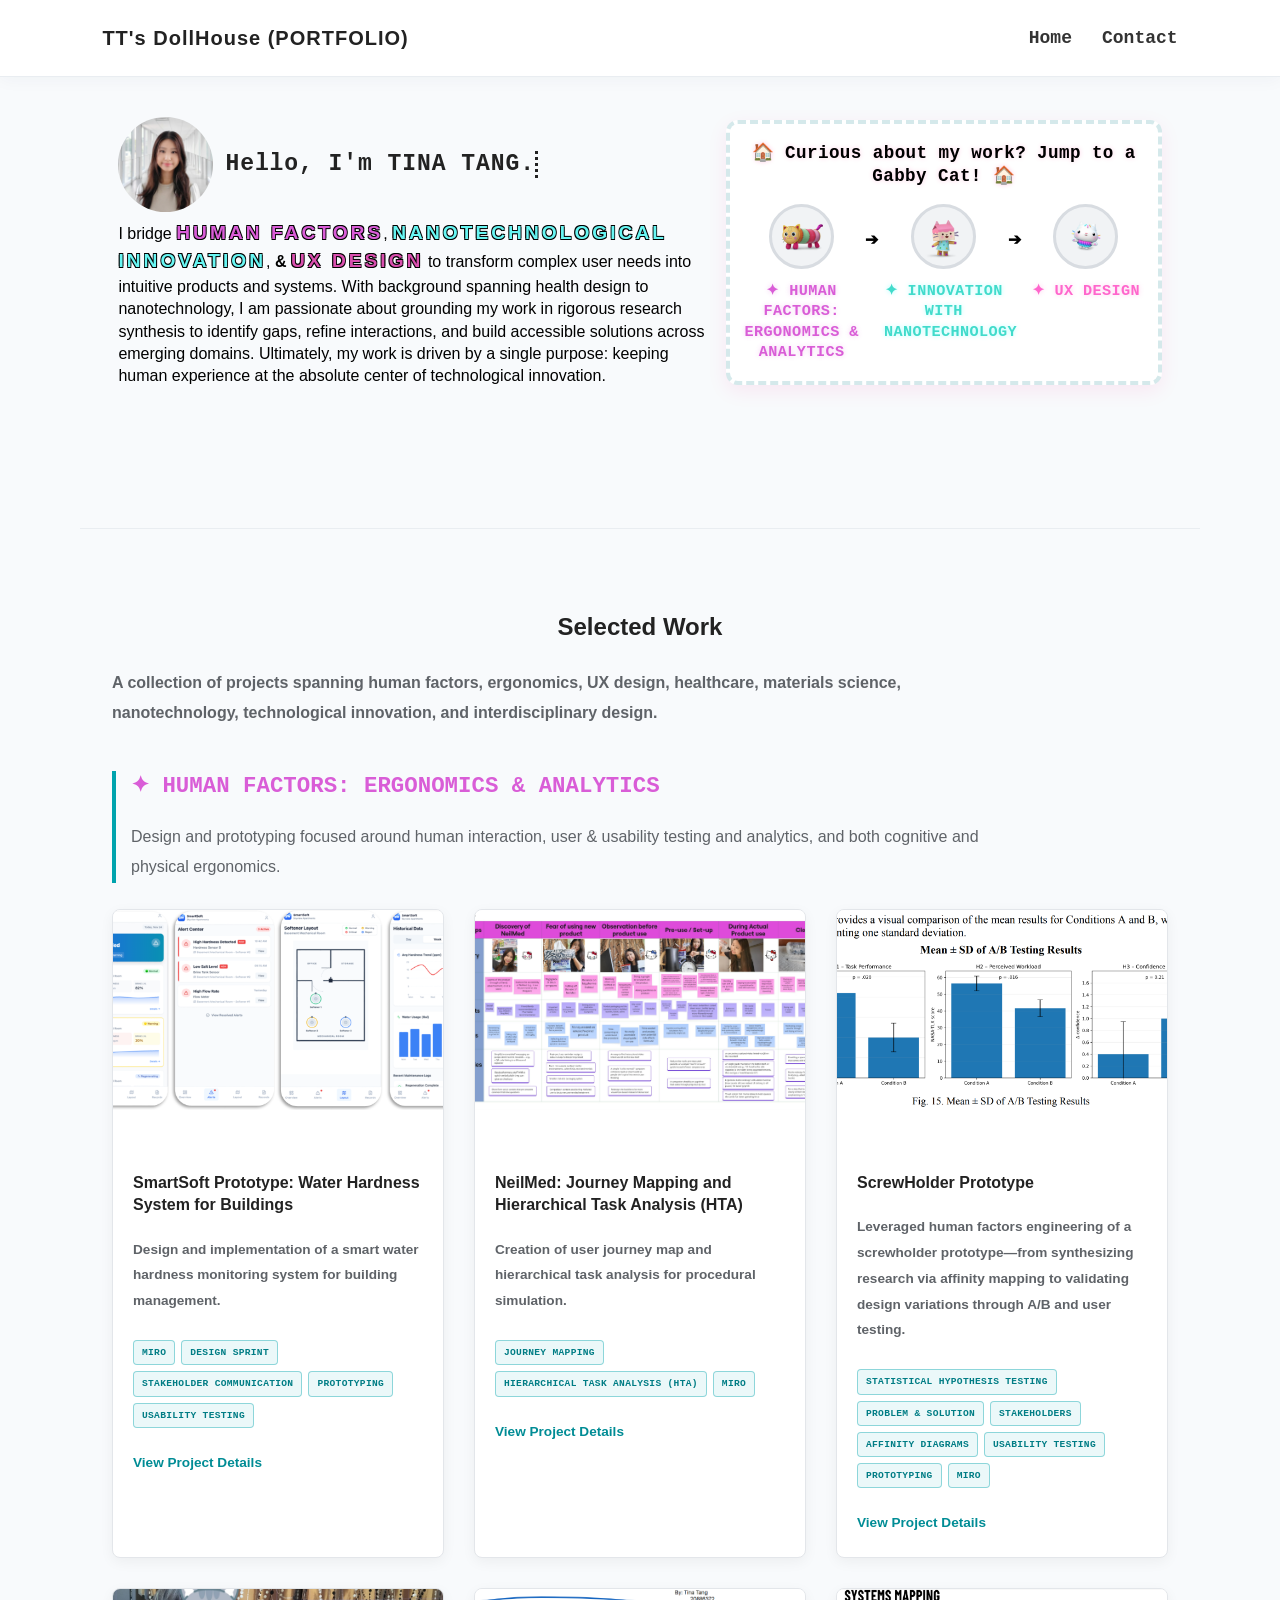
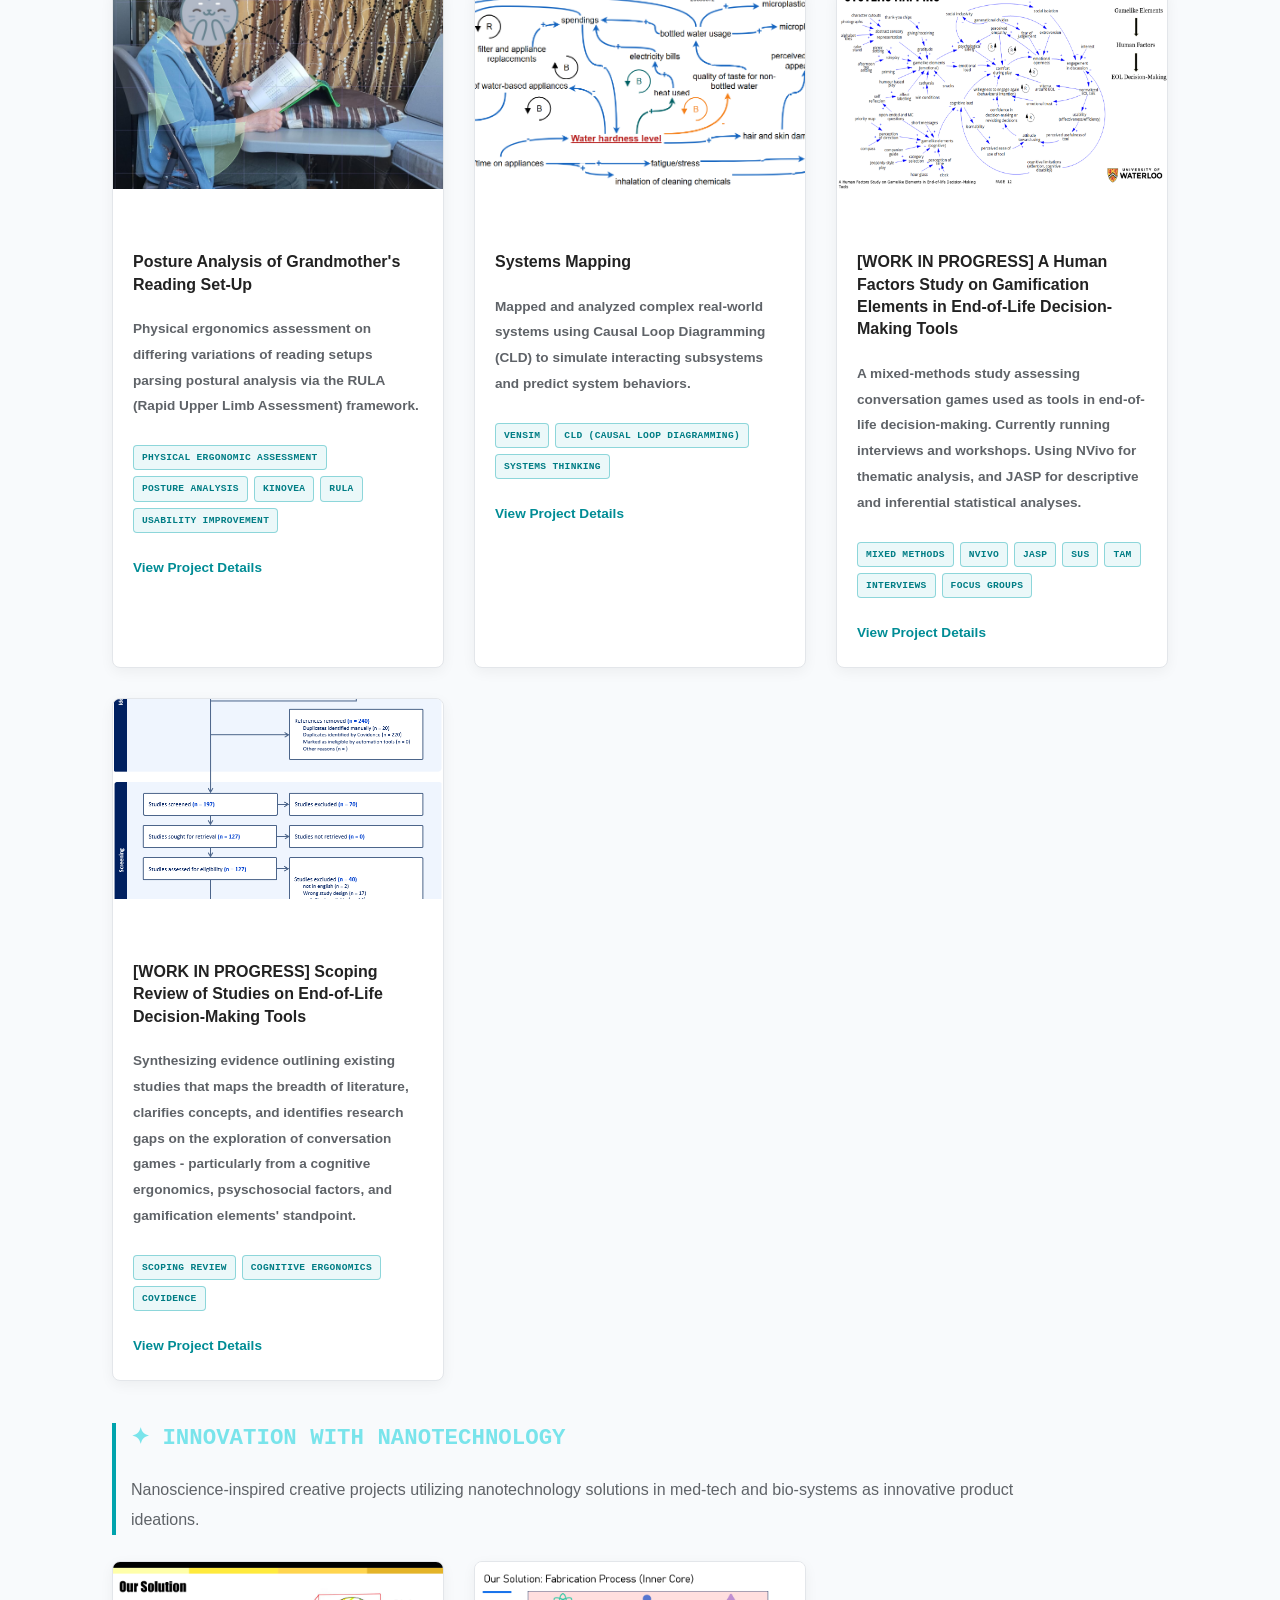
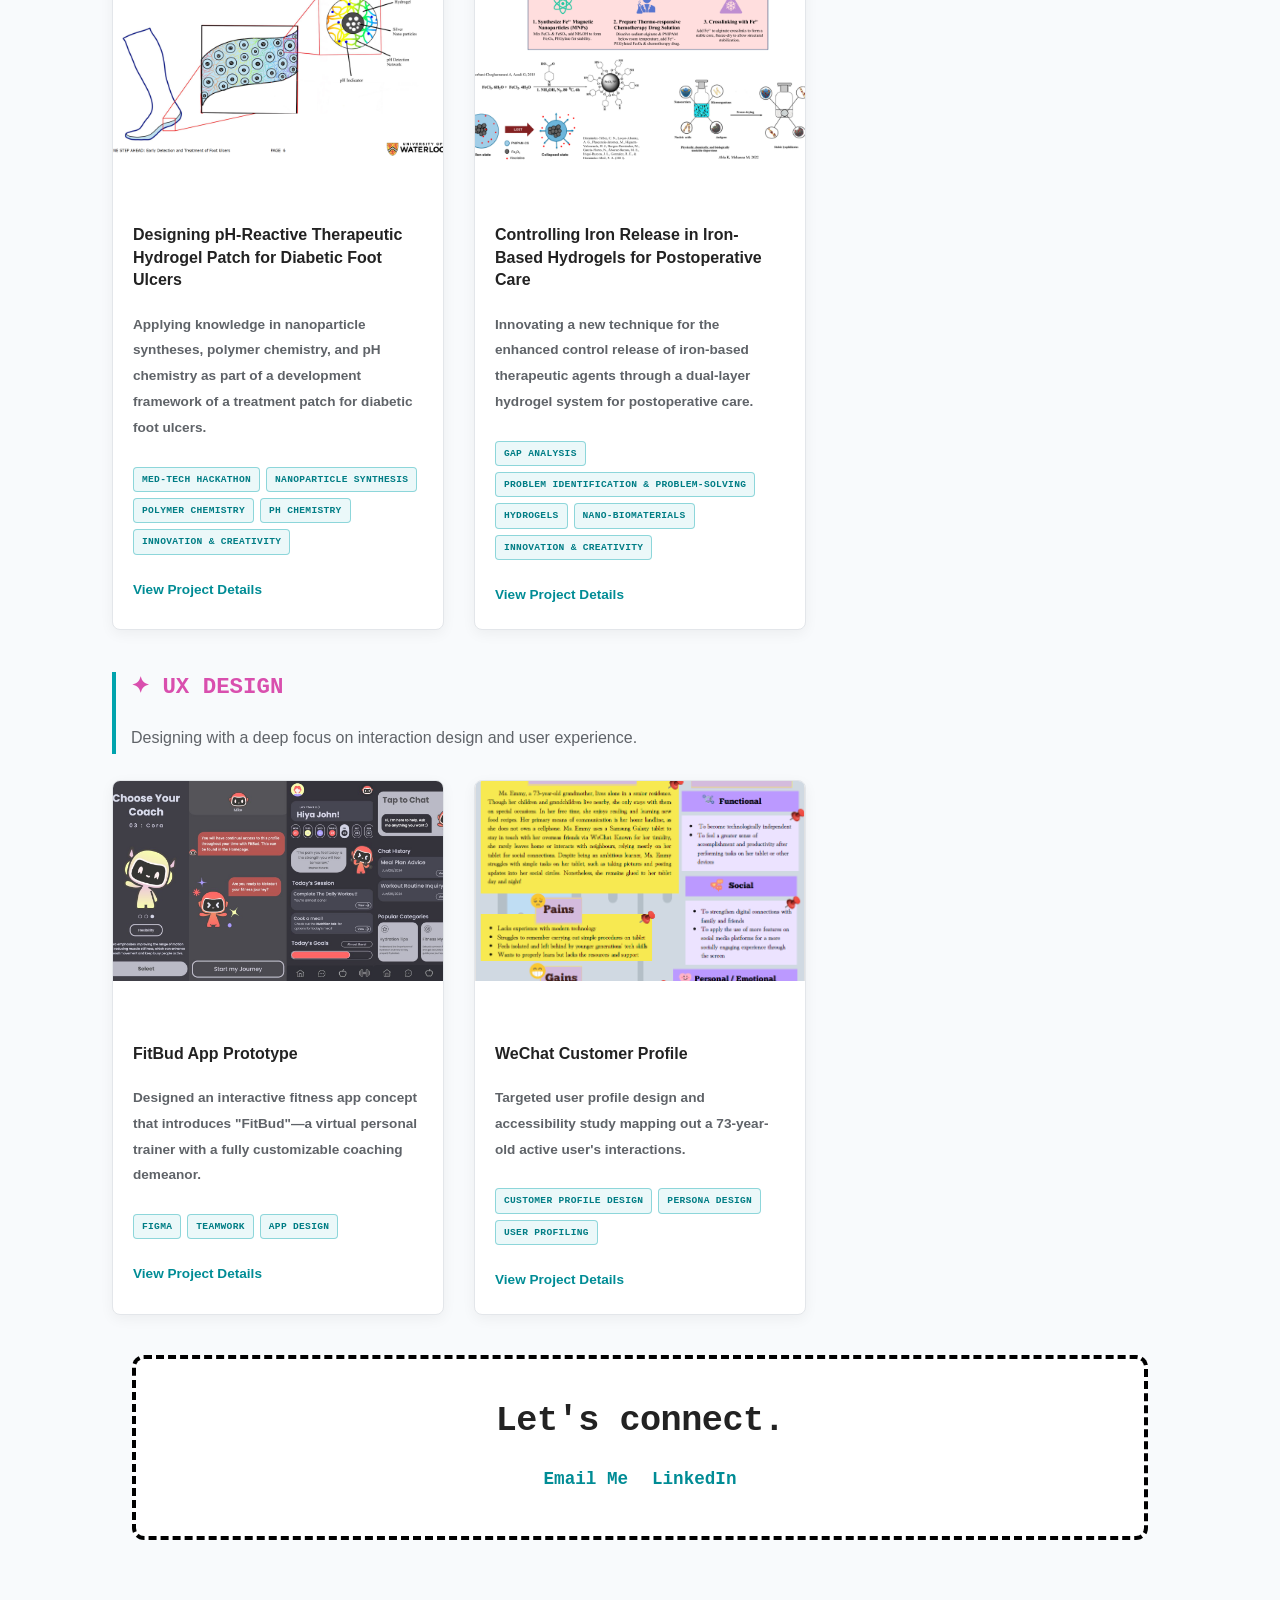
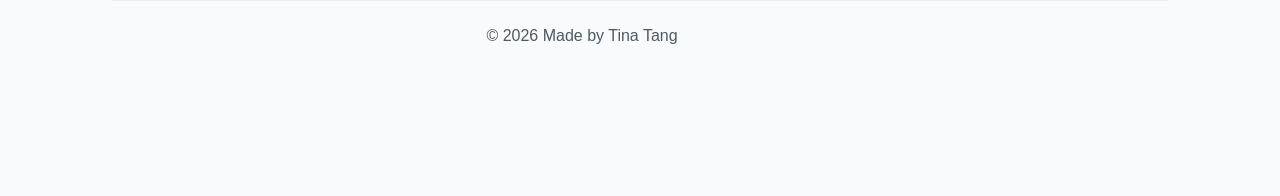
<file: index.html>
<!DOCTYPE html>
<html lang="en">

<head>
    <meta charset="UTF-8">
    <meta name="viewport" content="width=device-width, initial-scale=1.0">


    <link rel="stylesheet" href="style.css">
    
</head>



<body class="light-mode">
    <!-- =========================================================
         NAVIGATION BAR
         ========================================================= -->

    <header class="navbar">
        <div class="logo">
            TT's DollHouse (PORTFOLIO)
        </div>
        <nav class="navbar-links">
            <a href="index.html#about">Home</a>
            <a href="index.html#contact">Contact</a> 
        </nav>
    </header>

        <!-- =========================================================
         HERO / INTRODUCTION
         ========================================================= -->



   <!-- SIDE-BY-SIDE HERO & CHARACTER NAVIGATION CONTAINER -->
<section class="hero-split-container">
  
  <!-- LEFT SIDE: INTRODUCTORY BRANDING -->
  <div class="hero-left-intro">
    <div class="hero-title-row">
      <img src="linkedinphoto.png" alt="Tina Tang LinkedIn Photo" class="hero-image">
      <h1 class="split-hero-title">
        <span class="highlight">Hello, I'm TINA TANG.</span>
      </h1>
    </div>
    <div>
    <p class="hero-split-description">
      I bridge <span class="intro-keyword-human"><strong>HUMAN FACTORS</strong></span>, <span class="intro-keyword-nano"><strong>NANOTECHNOLOGICAL INNOVATION</strong></span>, <span class="intro-&"> <strong>& </strong></span><span class="intro-keyword-ux"><strong>UX DESIGN</strong></span> to transform complex user needs into intuitive products and systems. With background spanning health design to nanotechnology, I am passionate about grounding my work in rigorous research synthesis to identify gaps, refine interactions, and build accessible solutions across emerging domains. Ultimately, my work is driven by a single purpose: keeping human experience at the absolute center of technological innovation.


    </p>
    </div>
  </div>

  <!-- RIGHT SIDE: GABBY'S DOLLHOUSE CHARACTER NAVIGATION MENU -->
  <div class="gabby-nav-container split-nav-box">
    <p class="gabby-nav-title">🏠 Curious about my work? Jump to a Gabby Cat! 🏠</p>
    <div class="gabby-character-menu horizontal-menu">
      
      <!-- Pillow Cat -> Human Factors -->
      <a href="#human-section" class="gabby-nav-item compact-item">
        <div class="character-avatar-wrapper compact-avatar">
          <img src="pillowcat.png" alt="Pillow Cat" class="gabby-avatar">
        </div>
        <span class="gabby-label-color-human">✦ HUMAN FACTORS: ERGONOMICS & ANALYTICS</span>
      </a>

      <!-- Pink Middle Arrow 1 -->
      <span class="gabby-horizontal-arrow">➔</span>

      <!-- Baby Box -> Tech & Nano -->
      <a href="#innovation-section" class="gabby-nav-item compact-item">
        <div class="character-avatar-wrapper compact-avatar">
          <img src="babybox.png" alt="Baby Box" class="gabby-avatar">
        </div>
        <span class="gabby-label-color-innovation">✦ INNOVATION WITH NANOTECHNOLOGY</span>
      </a>

      <!-- Pink Middle Arrow 2 -->
      <span class="gabby-horizontal-arrow">➔</span>

      <!-- Cakey -> Product Evaluation -->
      <a href="#evaluation-section" class="gabby-nav-item compact-item">
        <div class="character-avatar-wrapper compact-avatar">
          <img src="cakeycat.png" alt="Cakey" class="gabby-avatar">
        </div>
        <span class="gabby-label-color-evaluation">✦ UX DESIGN</span>
      </a>

      <!---
      Pink Middle Arrow 3 
      <span class="gabby-horizontal-arrow">➔</span>

      Kitty Fairy -> Knowledge Synthesis 
      <a href="#synthesis-section" class="gabby-nav-item compact-item">
        <div class="character-avatar-wrapper compact-avatar">
          <img src="kittyfairy.png" alt="Kitty Fairy" class="gabby-avatar">
        </div>
        <span class="gabby-label color-synthesis">KNOWLEDGE SYNTHESIS</span>
      </a>
      -->

    </div>
  </div>

</section>
    <!-- =========================================================
         PROJECTS SECTION
         ========================================================= -->

    <!-- SELECTED WORK -->
  <section id="work" class="projects-section">
    <h1 class="h2">Selected Work</h1>

  
    <p class="section-intro">A collection of projects spanning human factors, ergonomics, UX design, healthcare, materials science, nanotechnology, technological innovation, and interdisciplinary design.</p>

  


    <!-- ================= SECTION 1: HUMAN ================= -->
    <div class="project-section-container"><div id="human-section" class="portfolio-track-block">
      <div class="track-header-zone">
        <h3 class="track-title color-human">✦ HUMAN FACTORS: ERGONOMICS & ANALYTICS</h3>
        <p class="track-desc">Design and prototyping focused around human interaction, user & usability testing and analytics, and both cognitive and physical ergonomics.</p>
      </div>

      <div class="projects-grid">
        
        <!-- SMARTSOFT WATER HARDNESS PROJECT -->
        <a href="water-hardness.html" class="project-card" target="_blank">
          <div class="image-zoom-container">
            <img src="smartsoft prototype preview.PNG" alt="water hardness Preview">
          </div>
          <div class="card-info">
            <h3>SmartSoft Prototype: Water Hardness System for Buildings</h3>
            <p>Design and implementation of a smart water hardness monitoring system for building management.</p>
            <div class="project-keywords">
              <span class="keyword-tag">Miro</span>
              <span class="keyword-tag">Design Sprint</span>
              <span class="keyword-tag">Stakeholder Communication</span>
              <span class="keyword-tag">Prototyping</span>
              <span class="keyword-tag">Usability Testing</span>
        
            </div>
            <span class="card-arrow-indicator">View Project Details</span>
          </div>
        </a>
        
        <!-- NEILMED PROJECT -->
        <a href="neilmed.html" class="project-card" target="_blank">
          <div class="image-zoom-container">
            <img src="neilmed-journey-map.jpg" alt="neilmed Preview">
          </div>
          <div class="card-info">
            <h3>NeilMed: Journey Mapping and Hierarchical Task Analysis (HTA)</h3>
            <p>Creation of user journey map and hierarchical task analysis for procedural simulation.</p>
            <div class="project-keywords">
              <span class="keyword-tag">Journey Mapping</span>
              <span class="keyword-tag">Hierarchical Task Analysis (HTA)</span>
              <span class="keyword-tag">Miro</span>
            </div>
            <span class="card-arrow-indicator">View Project Details</span>
          </div>
        </a>


        <!-- SCREWHOLDER PROJECT -->
        <a href="screwholder.html" class="project-card" target="_blank">
          <div class="image-zoom-container">
            <img src="screwholderpreview.PNG" alt="A/B Testing for ScrewHolder Prototype Preview">
          </div>
          <div class="card-info">
            <h3>ScrewHolder Prototype</h3>
            <p>Leveraged human factors engineering of a screwholder prototype—from synthesizing research via affinity mapping to validating design variations through A/B and user testing.</p>
            <div class="project-keywords">
              <span class="keyword-tag">Statistical Hypothesis Testing</span>
              <span class="keyword-tag">Problem & Solution</span>
              <span class="keyword-tag">Stakeholders</span>
              <span class="keyword-tag">Affinity Diagrams</span>
              <span class="keyword-tag">Usability Testing</span>
              <span class="keyword-tag">Prototyping</span>
              <span class="keyword-tag">Miro</span>
            </div>
            <span class="card-arrow-indicator">View Project Details</span>
          </div>
        </a>

        <!-- Project 3 -->
        <a href="grandma-posture.html" class="project-card" target="_blank">
          <div class="image-zoom-container">
            <img src="withpillow.jpeg" alt="Postural Ergonomics Assessment Preview">
          </div>
          <div class="card-info">
            <h3>Posture Analysis of Grandmother's Reading Set-Up</h3>
            <p>Physical ergonomics assessment on differing variations of reading setups parsing postural analysis via the RULA (Rapid Upper Limb Assessment) framework.</p>
            <div class="project-keywords">
              <span class="keyword-tag">Physical Ergonomic Assessment</span>
              <span class="keyword-tag">Posture Analysis</span>
              <span class="keyword-tag">Kinovea</span>
              <span class="keyword-tag">RULA</span>
              <span class="keyword-tag">Usability Improvement</span>
            </div>
            <span class="card-arrow-indicator">View Project Details</span>
          </div>
        </a>

         

        <!-- SYSTEMS MAPPING -->
        <a href="systemsmapping.html" class="project-card" target="_blank">
          <div class="image-zoom-container">
            <img src="CLD water hardness.PNG" alt="systems mapping preview">
          </div>
          <div class="card-info">
            <h3>Systems Mapping</h3>
            <p>Mapped and analyzed complex real-world systems using Causal Loop Diagramming (CLD) to simulate interacting subsystems and predict system behaviors.</p>
            <div class="project-keywords">
              <span class="keyword-tag">Vensim</span>
              <span class="keyword-tag">CLD (Causal Loop Diagramming)</span>
              <span class="keyword-tag">Systems Thinking</span>
            </div>
            <span class="card-arrow-indicator">View Project Details</span>
          </div>
        </a>

<!-- EOL DECISION MAKING TOOLS MASTERS PROJECT -->
        <a href="eol-games.html" class="project-card" target="_blank"> 
          <div class="image-zoom-container">
            <img src="CLD-games.PNG" alt="Causal loop diagram exploring human factors and gamification in end-of-life decision-making, with connected variables and arrows arranged on a white background in a research and systems thinking context.">
          </div>
          <div class="card-info">
            <h3>[WORK IN PROGRESS] A Human Factors Study on Gamification Elements in End-of-Life Decision-Making Tools</h3>
            <p>A mixed-methods study assessing conversation games used as tools in end-of-life decision-making. Currently running interviews and workshops. Using NVivo for thematic analysis, and JASP for descriptive and inferential statistical analyses.</p>
            <div class="project-keywords">
              <span class="keyword-tag">Mixed Methods</span>
              <span class="keyword-tag">NVivo</span>
              <span class="keyword-tag">JASP</span>
              <span class="keyword-tag">SUS</span>
              <span class="keyword-tag">TAM</span>
              <span class="keyword-tag">Interviews</span>
              <span class="keyword-tag">Focus Groups</span>
            </div>
            <span class="card-arrow-indicator">View Project Details</span>
          </div>
        
        </a>

        <!-- SCOPING REVIEW PROJECT -->
        <a href="scopingreview.html" class="project-card" target="_blank">
          <div class="image-zoom-container">
            <img src="scopingreviewpreview.PNG" alt="Research scoping review preview showing a literature synthesis layout related to end-of-life decision-making tools, cognitive ergonomics, and gamification concepts on a clean academic background.">
          </div>
          <div class="card-info">
            <h3>[WORK IN PROGRESS] Scoping Review of Studies on End-of-Life Decision-Making Tools</h3>
            <p>Synthesizing evidence outlining existing studies that maps the breadth of literature, clarifies concepts, and identifies research gaps on the exploration of conversation games - particularly from a cognitive ergonomics, psyschosocial factors, and gamification elements' standpoint.</p>
            <div class="project-keywords">
              <span class="keyword-tag">Scoping Review</span>
              <span class="keyword-tag">Cognitive Ergonomics</span>
              <span class="keyword-tag">Covidence</span>
            </div>
            <span class="card-arrow-indicator">View Project Details</span>
            
          </div>
        </a>
      
      </div>
    </div>
</div>

    <!-- ================= SECTION 2: INNOVATION WITH TECH ================= -->
    <div class="project-section-container"><div id="innovation-section" class="portfolio-track-block">
      <div class="track-header-zone">
        <h3 class="track-title color-innovation">✦ INNOVATION WITH NANOTECHNOLOGY</h3>
        <p class="track-desc">Nanoscience-inspired creative projects utilizing nanotechnology solutions in med-tech and bio-systems as innovative product ideations.</p>
      </div>

      <div class="projects-grid">
        <!-- FOOT ULCER PROJECT -->
        <a href="foot-ulcer.html" class="project-card" target="_blank">
          <div class="image-zoom-container">
            <img src="fu1.png" alt="Concept illustration of a pH-reactive therapeutic hydrogel patch for diabetic foot ulcers, showing a wound-care treatment concept on a clean scientific presentation backdrop.">
          </div>
          <div class="card-info">
            <h3>Designing pH-Reactive Therapeutic Hydrogel Patch for Diabetic Foot Ulcers</h3>
            <p>Applying knowledge in nanoparticle syntheses, polymer chemistry, and pH chemistry as part of a development framework of a treatment patch for diabetic foot ulcers.</p>
            <div class="project-keywords">
              <span class="keyword-tag">Med-Tech Hackathon</span>
              <span class="keyword-tag">Nanoparticle Synthesis</span>
              <span class="keyword-tag">Polymer Chemistry</span>
              <span class="keyword-tag">pH Chemistry</span>
              <span class="keyword-tag">Innovation & Creativity</span>
            </div>
            <span class="card-arrow-indicator">View Project Details</span>
          </div>
        </a>

                <!-- IRON-BASED HYDROGEL PROJECT -->
        <a href="iron-based-hydrogels.html" class="project-card" target="_blank">
          <div class="image-zoom-container">
            <img src="sol1.png" alt="dual based hydrogel preview">
          </div>
          <div class="card-info">
            <h3>Controlling Iron Release in Iron-Based Hydrogels for Postoperative Care</h3>
            <p>Innovating a new technique for the enhanced control release of iron-based therapeutic agents through a dual-layer hydrogel system for postoperative care.</p>
            <div class="project-keywords">

              <span class="keyword-tag">Gap Analysis</span>
              <span class="keyword-tag">Problem Identification & Problem-Solving</span>
              <span class="keyword-tag">Hydrogels</span>
              <span class="keyword-tag">Nano-Biomaterials</span>
              <span class="keyword-tag">Innovation & Creativity</span>
            </div>
            <span class="card-arrow-indicator">View Project Details</span>
          </div>
        </a>
      </div>
    </div>
</div>

    <!-- ================= SECTION 3: UX DESIGN ================= -->
    <div id="evaluation-section" class="portfolio-track-block">
      <div class="track-header-zone">
        <h3 class="track-title color-evaluation">✦ UX DESIGN</h3>
        <p class="track-desc">Designing with a deep focus on interaction design and user experience.</p>
      </div>

      <div class="projects-grid">
         <!-- FITBUD -->
        <a href="fitbud.html" class="project-card" target="_blank">
          <div class="image-zoom-container">
            <img src="fitbud-preview.jpg" alt="FitBud App Preview">
          </div>
          <div class="card-info">
            <h3>FitBud App Prototype</h3>
            <p>Designed an interactive fitness app concept that introduces "FitBud"—a virtual personal trainer with a fully customizable coaching demeanor.</p>
            <div class="project-keywords">
              <span class="keyword-tag">Figma</span>
              <span class="keyword-tag">Teamwork</span>
              <span class="keyword-tag">App Design</span>
            </div>
            <span class="card-arrow-indicator">View Project Details</span>
          </div>
        </a>
        
        <!-- CUSTOMER PROFILE DESIGN PROJECT -->
        <a href="Customer Profile Design.PNG" class="project-card" target="_blank">
          <div class="image-zoom-container">
            <img src="Customer Profile Design.PNG" alt="WeChat User Profile Preview">
          </div>
          <div class="card-info">
            <h3>WeChat Customer Profile</h3>
            <p>Targeted user profile design and accessibility study mapping out a 73-year-old active user's interactions.</p>
            <div class="project-keywords">
              <span class="keyword-tag">Customer Profile Design</span>
              <span class="keyword-tag">Persona Design</span>
              <span class="keyword-tag">User Profiling</span>
            </div>
            <span class="card-arrow-indicator">View Project Details</span>
          </div>
        </a>


      </div>
    </div>


    <!-- ================= SECTION 4: KNOWLEDGE SYNTHESIS ================= 
    <div id="synthesis-section" class="portfolio-track-block">
      <div class="track-header-zone">
        <h3 class="track-title color-synthesis">✦ KNOWLEDGE SYNTHESIS</h3>
        <p class="track-desc">Consolidating literature, framing cross-disciplinary vectors, and outputting evidence pathways.</p>
      </div>
    
      </div>
    </div>

  </section>
        <!-- =========================================================
         CONTACT
         ========================================================= -->

    <section id="contact" class="contact-section">

        <div class="section-heading">

            <h2>
                Let's connect.
            </h2>

        </div>


        <div class="contact-links">

            <a
                href="mailto:t48tang@uwaterloo.ca"
                class="contact-link"
                target="_blank"
                rel="noopener noreferrer"
            >
                Email Me
            </a>


            <a
                href="https://www.linkedin.com/in/tina-t-88444a1b4"
                target="_blank"
                rel="noopener noreferrer"
                class="contact-link"
            >
                LinkedIn
            </a>



        </div>

    </section>



    <!-- =========================================================
         FOOTER
         ========================================================= -->

    <footer>

        <p>
            &copy; 2026 Made by Tina Tang
        </p>

    </footer>


</body>

</html>
</file>
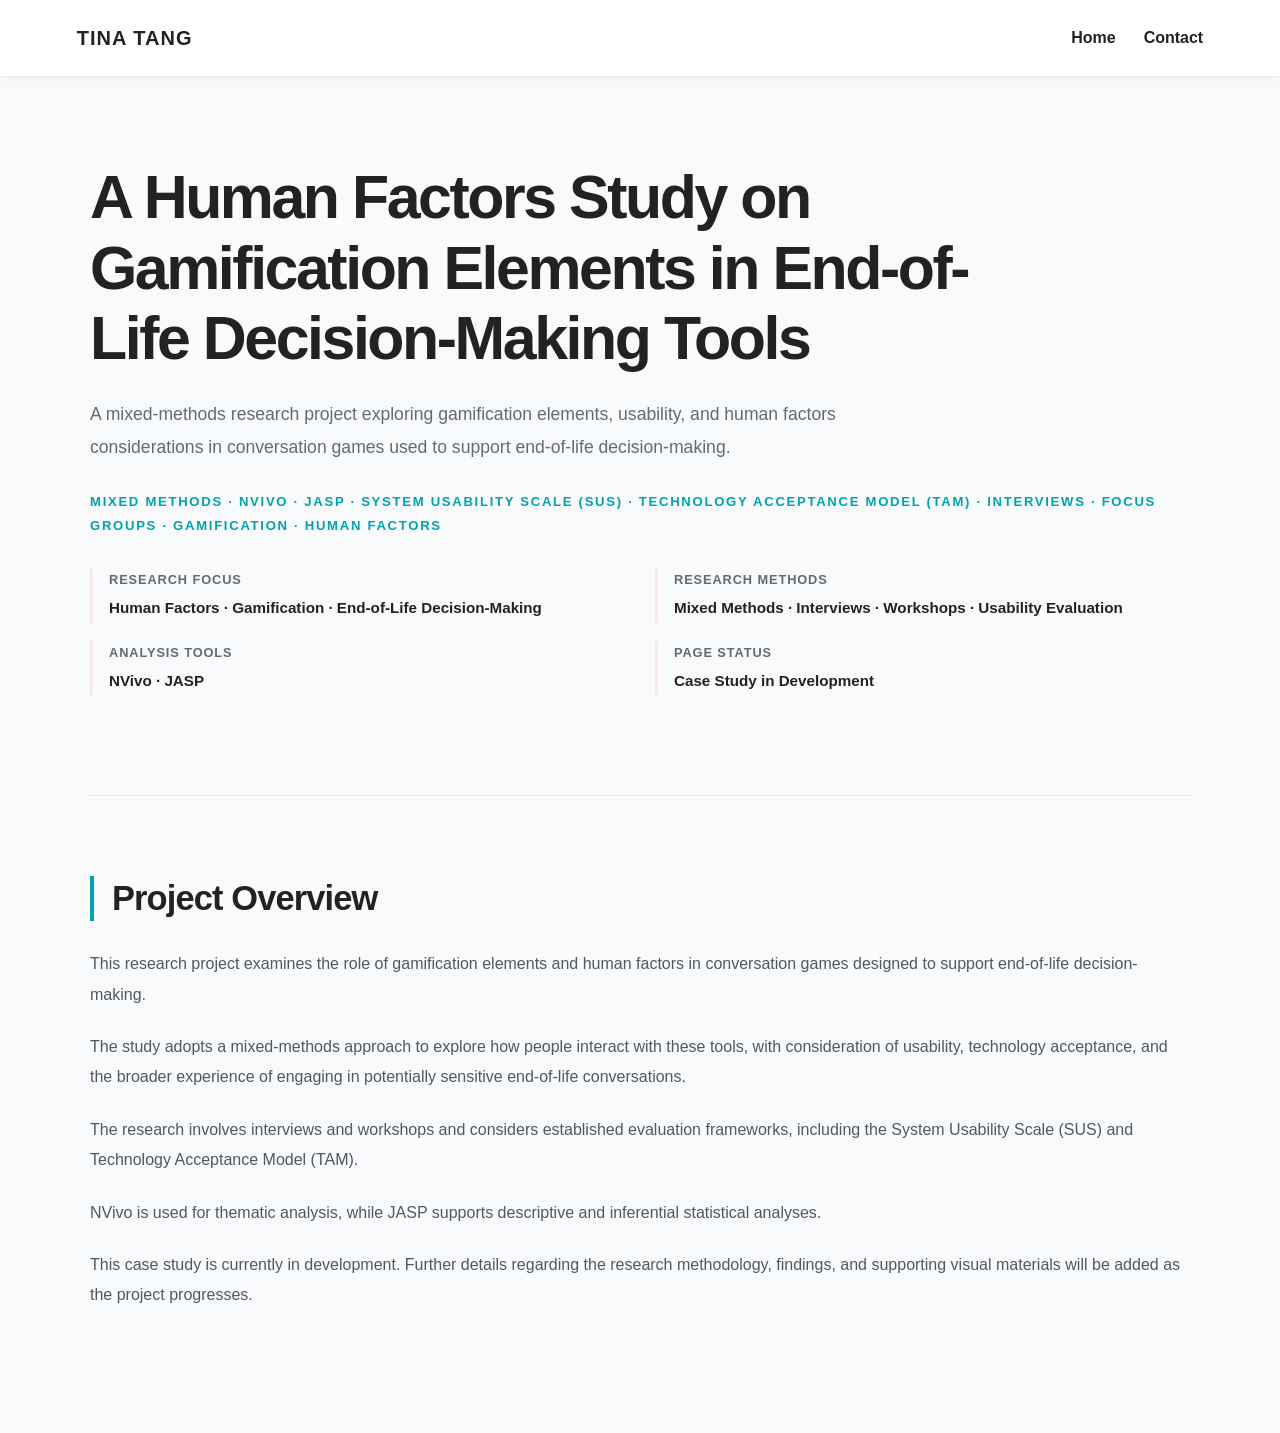
<file: eol-games.html>
<!DOCTYPE html>
<html lang="en">

<head>
    <meta charset="UTF-8">
    <meta name="viewport" content="width=device-width, initial-scale=1.0">

    <title>
        Human Factors Study on End-of-Life Decision-Making Tools | Tina Tang
    </title>

    <link rel="stylesheet" href="style.css">
</head>

<body class="light-mode portfolio-case">

    <!-- NAVIGATION BAR -->
    <header class="navbar">

        <div class="logo">
            TINA TANG
        </div>

        <nav aria-label="Main navigation">
            <a href="index.html#about">Home</a>
            <a href="index.html#contact">Contact</a>
        </nav>

    </header>


    <!-- MAIN CASE STUDY -->
    <main class="case-study">

        <!-- PROJECT INTRODUCTION -->
        <section class="project-hero">

            <h1>
                A Human Factors Study on Gamification Elements
                in End-of-Life Decision-Making Tools
            </h1>

            <p class="project-subtitle">
                A mixed-methods research project exploring
                gamification elements, usability, and human
                factors considerations in conversation games
                used to support end-of-life decision-making.
            </p>

            <!-- KEYWORDS / SKILLS -->
            <div class="eyebrow">
                MIXED METHODS · NVIVO · JASP ·
                SYSTEM USABILITY SCALE (SUS) ·
                TECHNOLOGY ACCEPTANCE MODEL (TAM) ·
                INTERVIEWS · FOCUS GROUPS ·
                GAMIFICATION · HUMAN FACTORS
            </div>

            <!-- PROJECT DETAILS -->
            <div class="project-meta">

                <div class="meta-item">
                    <strong>Research Focus</strong>
                    <p>
                        Human Factors · Gamification ·
                        End-of-Life Decision-Making
                    </p>
                </div>

                <div class="meta-item">
                    <strong>Research Methods</strong>
                    <p>
                        Mixed Methods · Interviews ·
                        Workshops · Usability Evaluation
                    </p>
                </div>

                <div class="meta-item">
                    <strong>Analysis Tools</strong>
                    <p>
                        NVivo · JASP
                    </p>
                </div>

                <div class="meta-item">
                    <strong>Page Status</strong>
                    <p>
                        Case Study in Development
                    </p>
                </div>

            </div>

        </section>


        <!-- PROJECT OVERVIEW -->
        <section class="case-section">

            <h2>Project Overview</h2>

            <p>
                This research project examines the role of
                gamification elements and human factors in
                conversation games designed to support
                end-of-life decision-making.
            </p>

            <p>
                The study adopts a mixed-methods approach
                to explore how people interact with these
                tools, with consideration of usability,
                technology acceptance, and the broader
                experience of engaging in potentially
                sensitive end-of-life conversations.
            </p>

            <p>
                The research involves interviews and workshops
                and considers established evaluation frameworks,
                including the System Usability Scale (SUS)
                and Technology Acceptance Model (TAM).
            </p>

            <p>
                NVivo is used for thematic analysis, while
                JASP supports descriptive and inferential
                statistical analyses.
            </p>

            <p>
                This case study is currently in development.
                Further details regarding the research
                methodology, findings, and supporting
                visual materials will be added as the
                project progresses.
            </p>

        </section>

    </main>

</body>

</html>
</file>
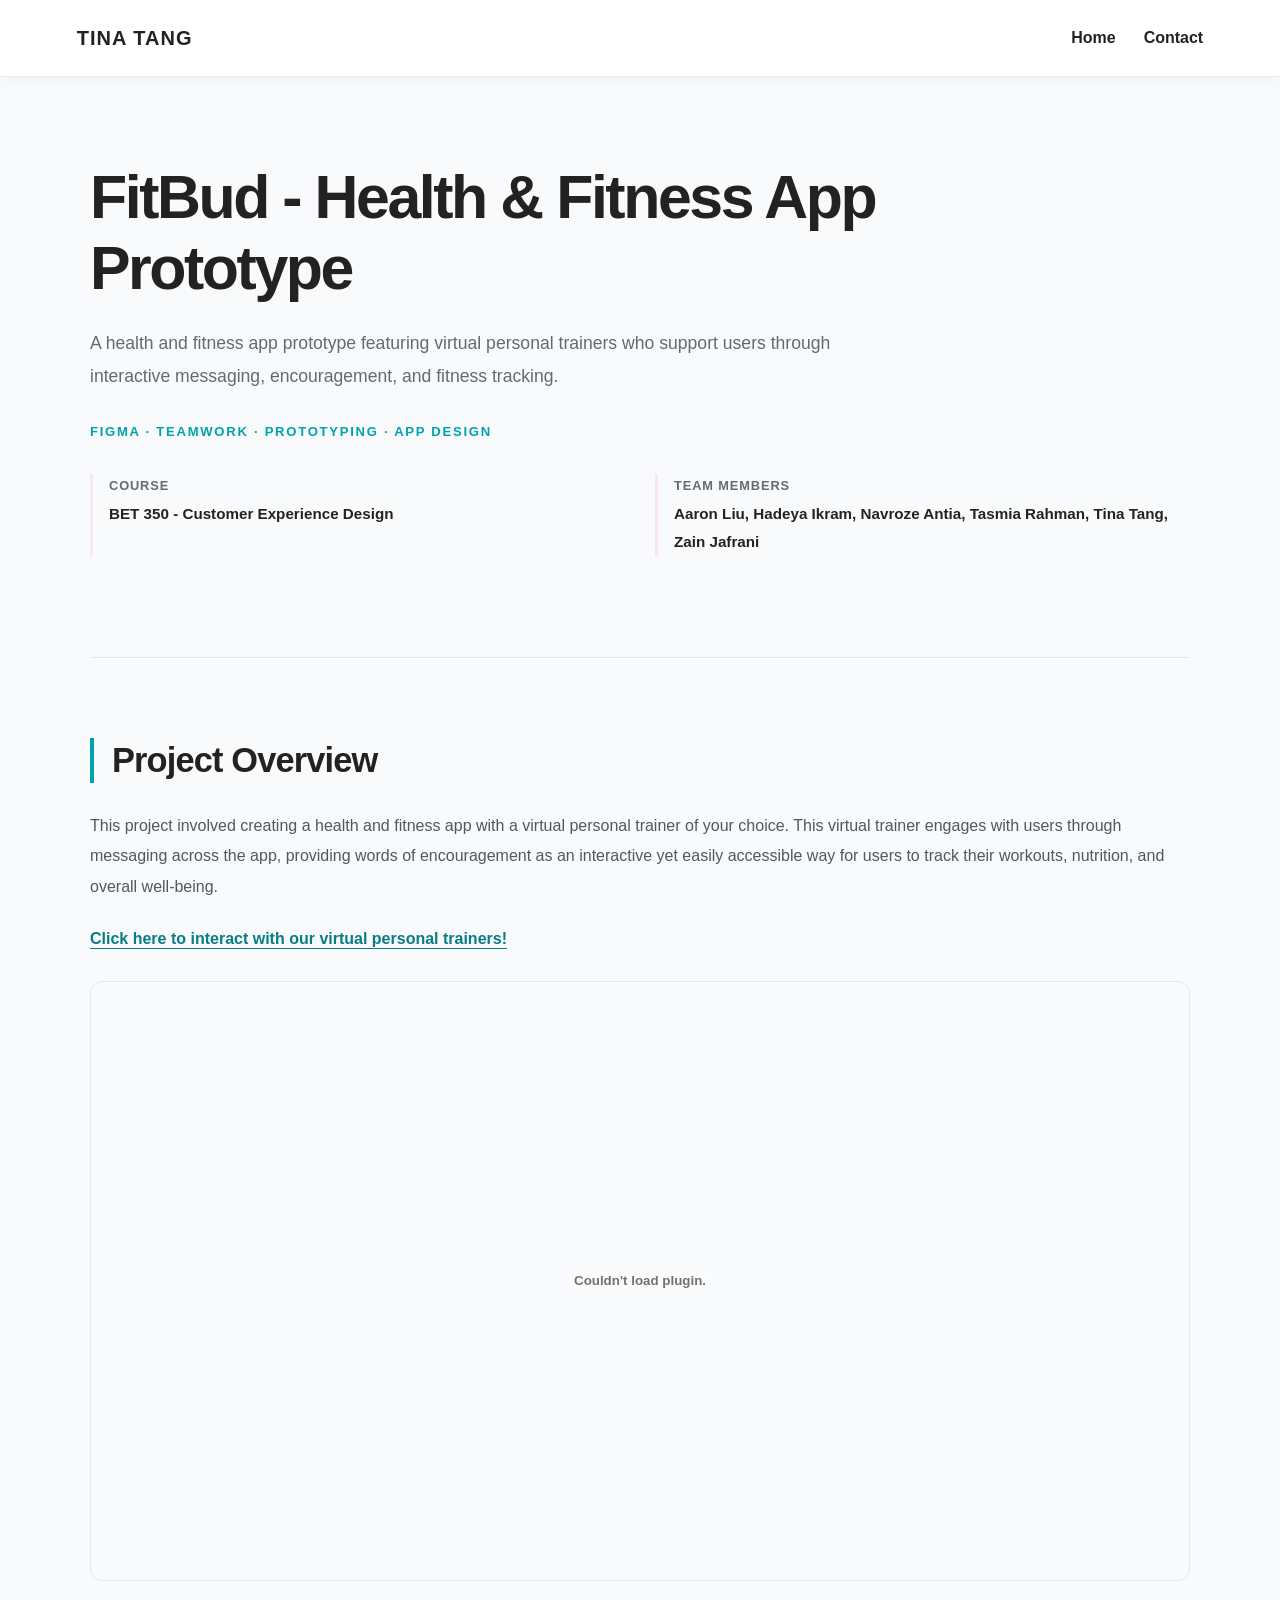
<file: fitbud.html>
<!DOCTYPE html>
<html lang="en">
<head>
    <meta charset="UTF-8">
    <meta name="viewport" content="width=device-width, initial-scale=1.0">
    <title>FitBud | Health &amp; Fitness App Prototype | Tina Tang</title>
    <link rel="stylesheet" href="style.css">
</head>

<body class="light-mode portfolio-case">

    <header class="navbar">
        <div class="logo">TINA TANG</div>
        <nav aria-label="Main navigation">
            <a href="index.html#about">Home</a>
            <a href="index.html#contact">Contact</a>
        </nav>
    </header>

    <main class="case-study">

        <section class="project-hero">

            <h1>FitBud - Health &amp; Fitness App Prototype</h1>

            <p class="project-subtitle">
                A health and fitness app prototype featuring
                virtual personal trainers who support users through
                interactive messaging, encouragement, and
                fitness tracking.
            </p>

            <div class="eyebrow">
                FIGMA · TEAMWORK · PROTOTYPING · APP DESIGN
            </div>

            <div class="project-meta">

                <div class="meta-item">
                    <strong>Course</strong>
                    <p>BET 350 - Customer Experience Design</p>
                </div>

                <div class="meta-item">
                    <strong>Team Members</strong>
                    <p>
                        Aaron Liu, Hadeya Ikram, Navroze Antia,
                        Tasmia Rahman, Tina Tang, Zain Jafrani
                    </p>
                </div>

            </div>

        </section>

        <section class="case-section">

            <h2>Project Overview</h2>

            <p>
                This project involved creating a health and fitness
                app with a virtual personal trainer of your choice.
                This virtual trainer engages with users through
                messaging across the app, providing words of
                encouragement as an interactive yet easily accessible
                way for users to track their workouts, nutrition,
                and overall well-being.
            </p>

            <p>
                <a
                    class="external-project-link"
                    href="https://embed.figma.com/proto/MZWCvWLu9fIKHeCYTIyLiP/Prototype?node-id=304-7074&amp;p=f&amp;scaling=scale-down&amp;content-scaling=fixed&amp;page-id=0%3A1&amp;starting-point-node-id=298%3A4088&amp;embed-host=share"
                    target="_blank"
                    rel="noopener noreferrer"
                >
                    Click here to interact with our virtual personal trainers!
                </a>
            </p>

            <div class="document-preview">
                <embed
                    src="FitBud Prototype Team 14.pdf"
                    type="application/pdf"
                    width="100%"
                    height="600"
                    title="FitBud Prototype Team 14 Presentation"
                >
            </div>

        </section>

    </main>

</body>
</html>
</file>
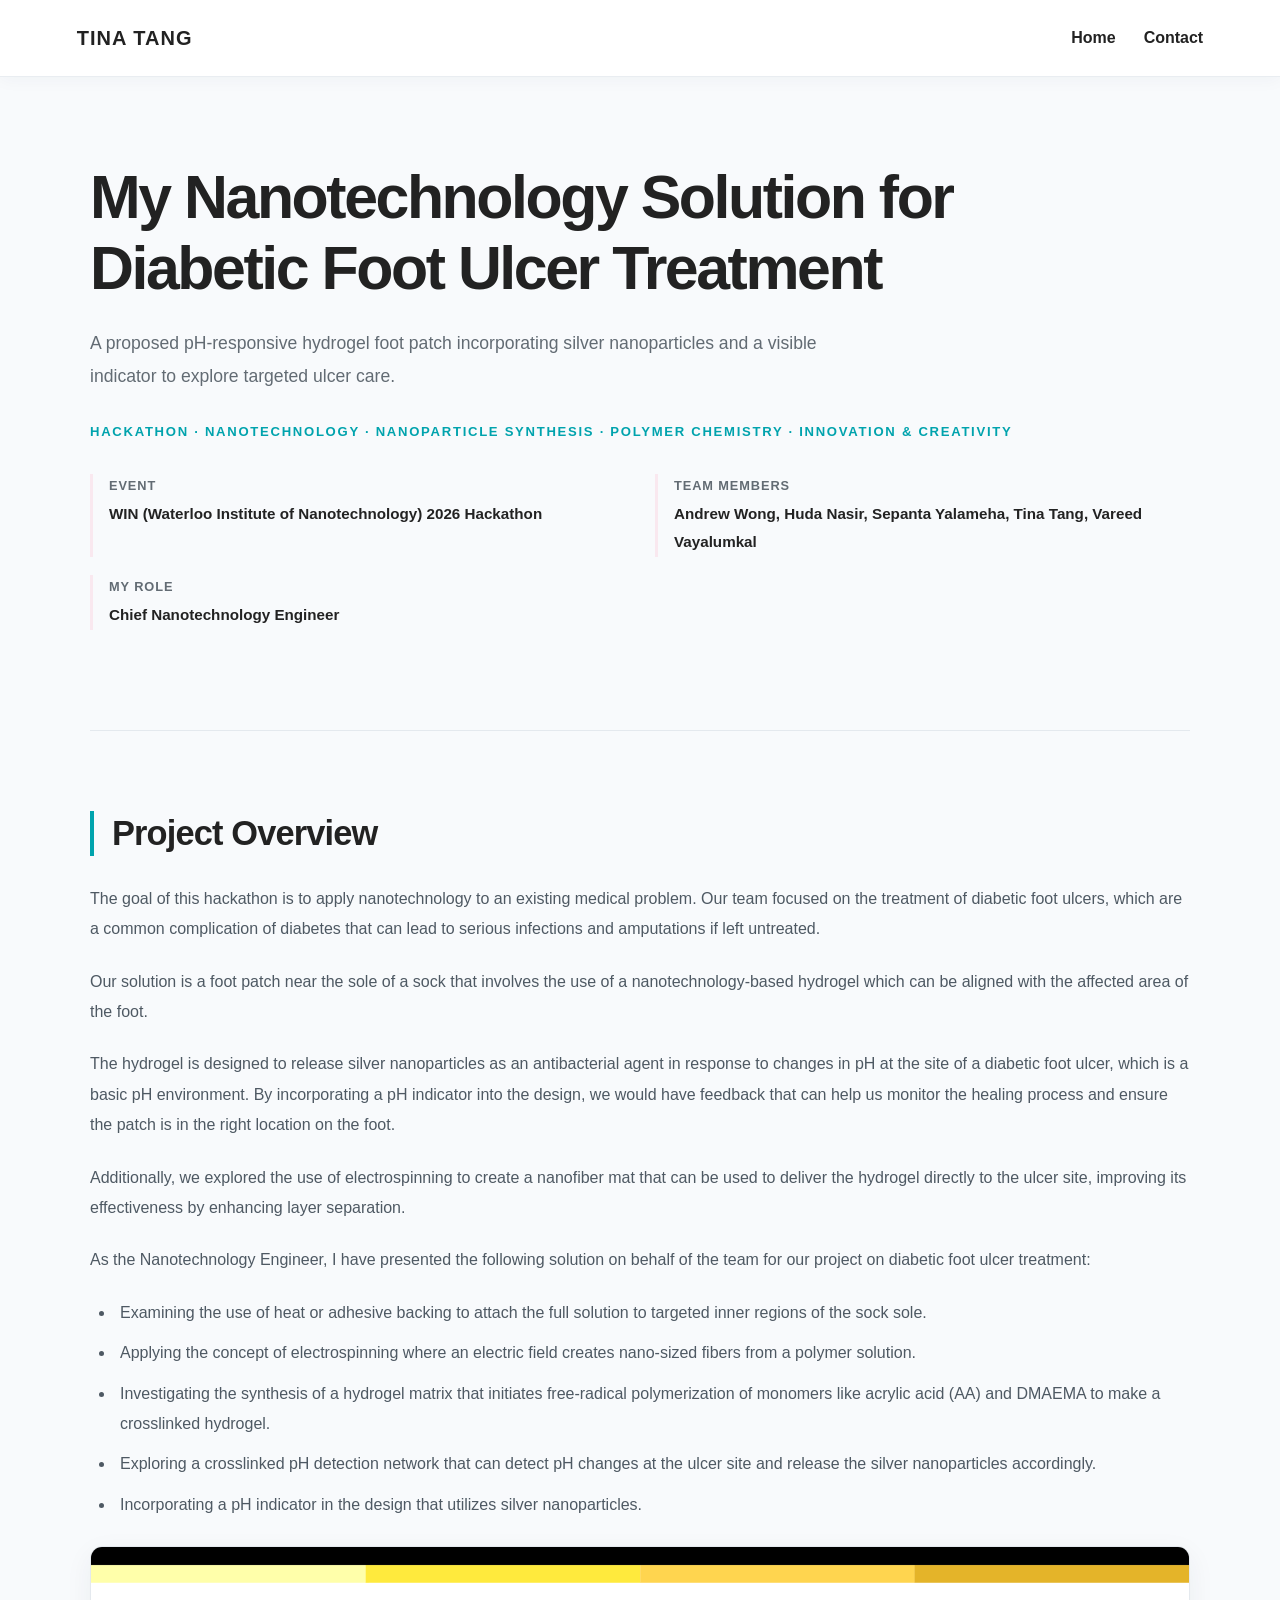
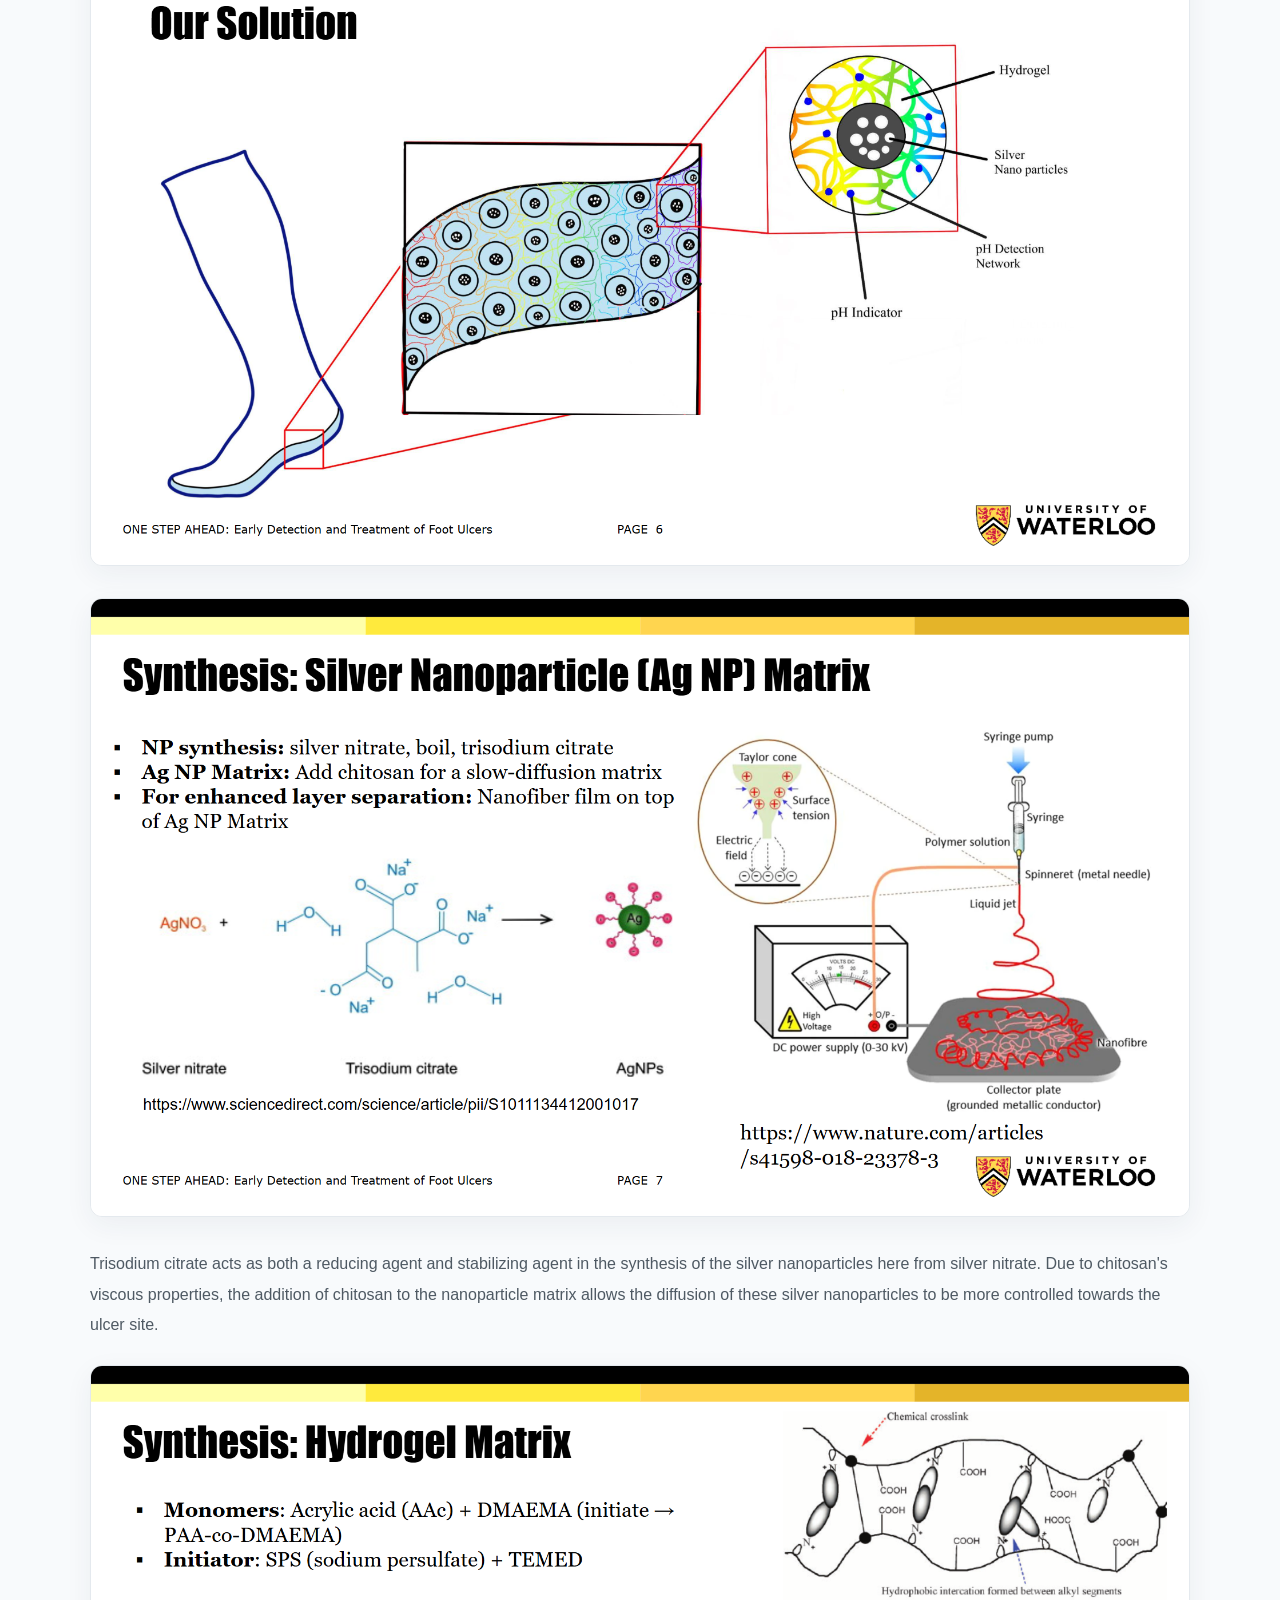
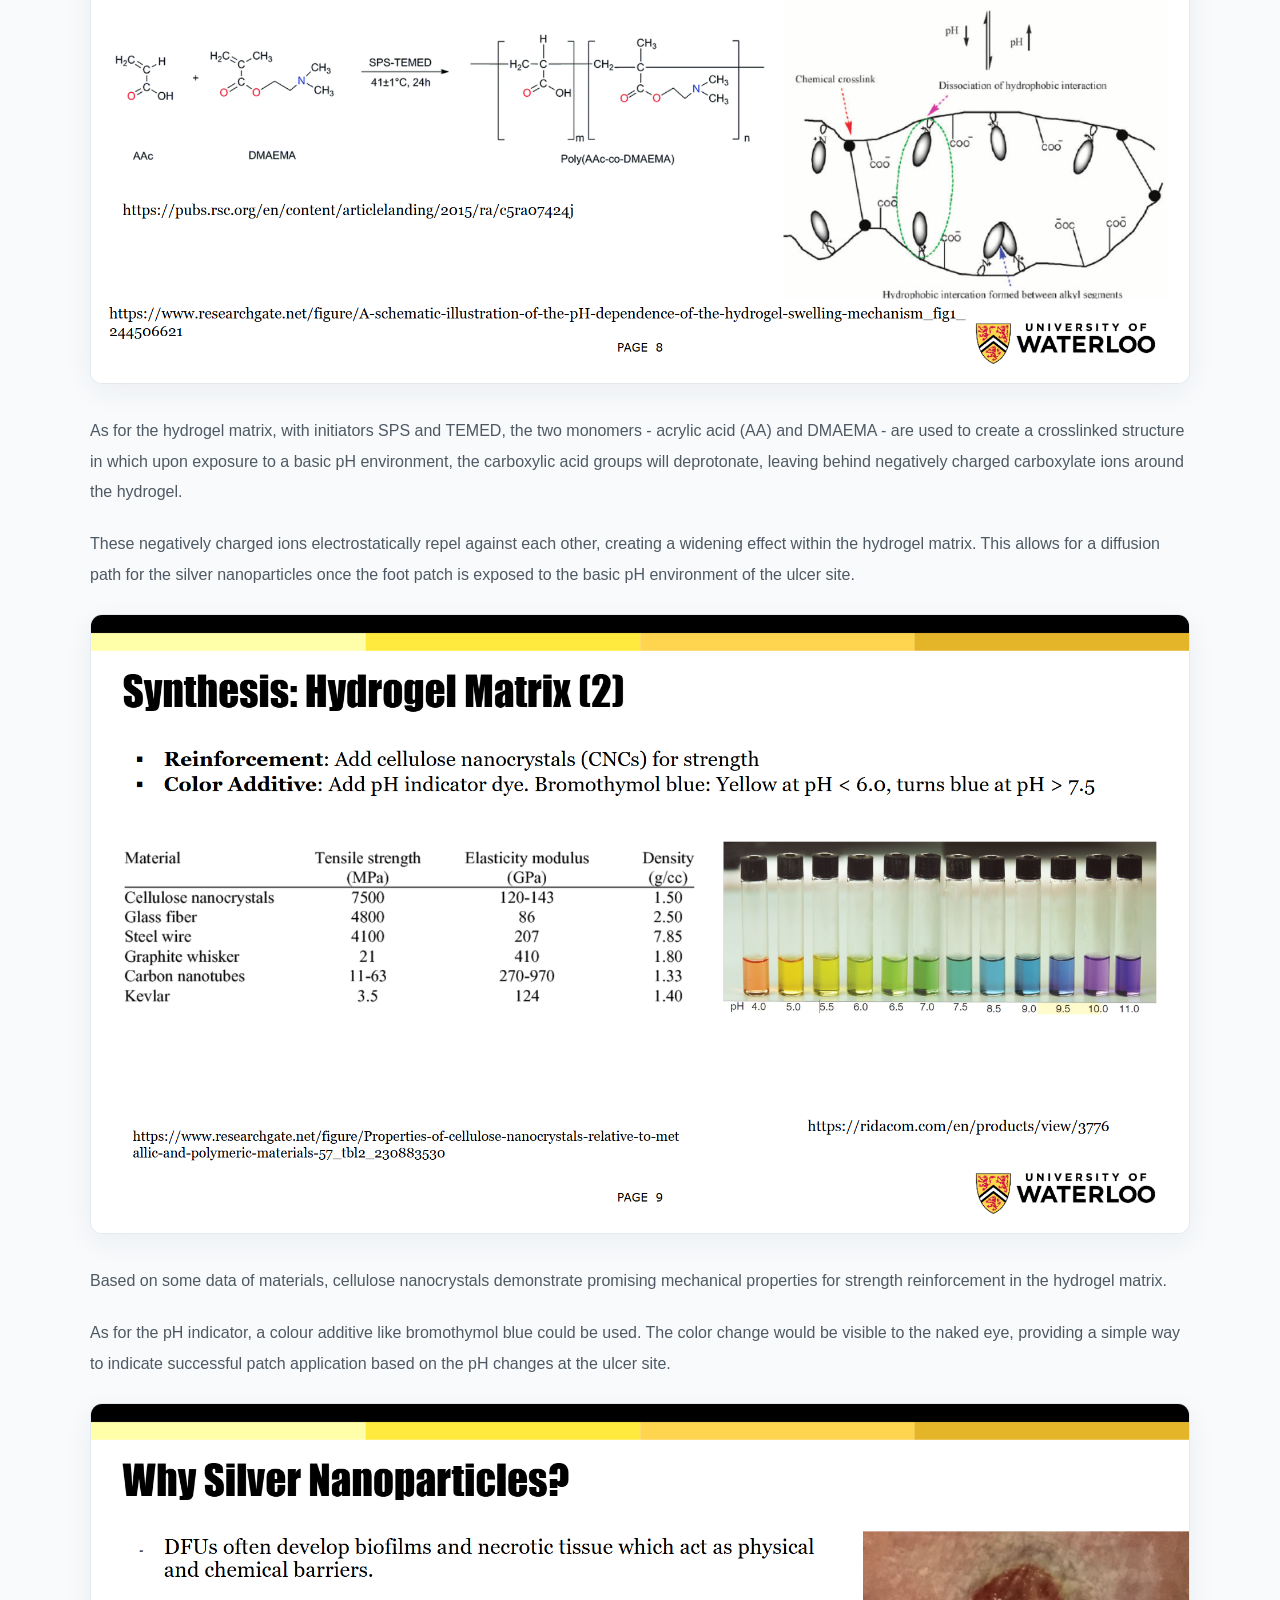
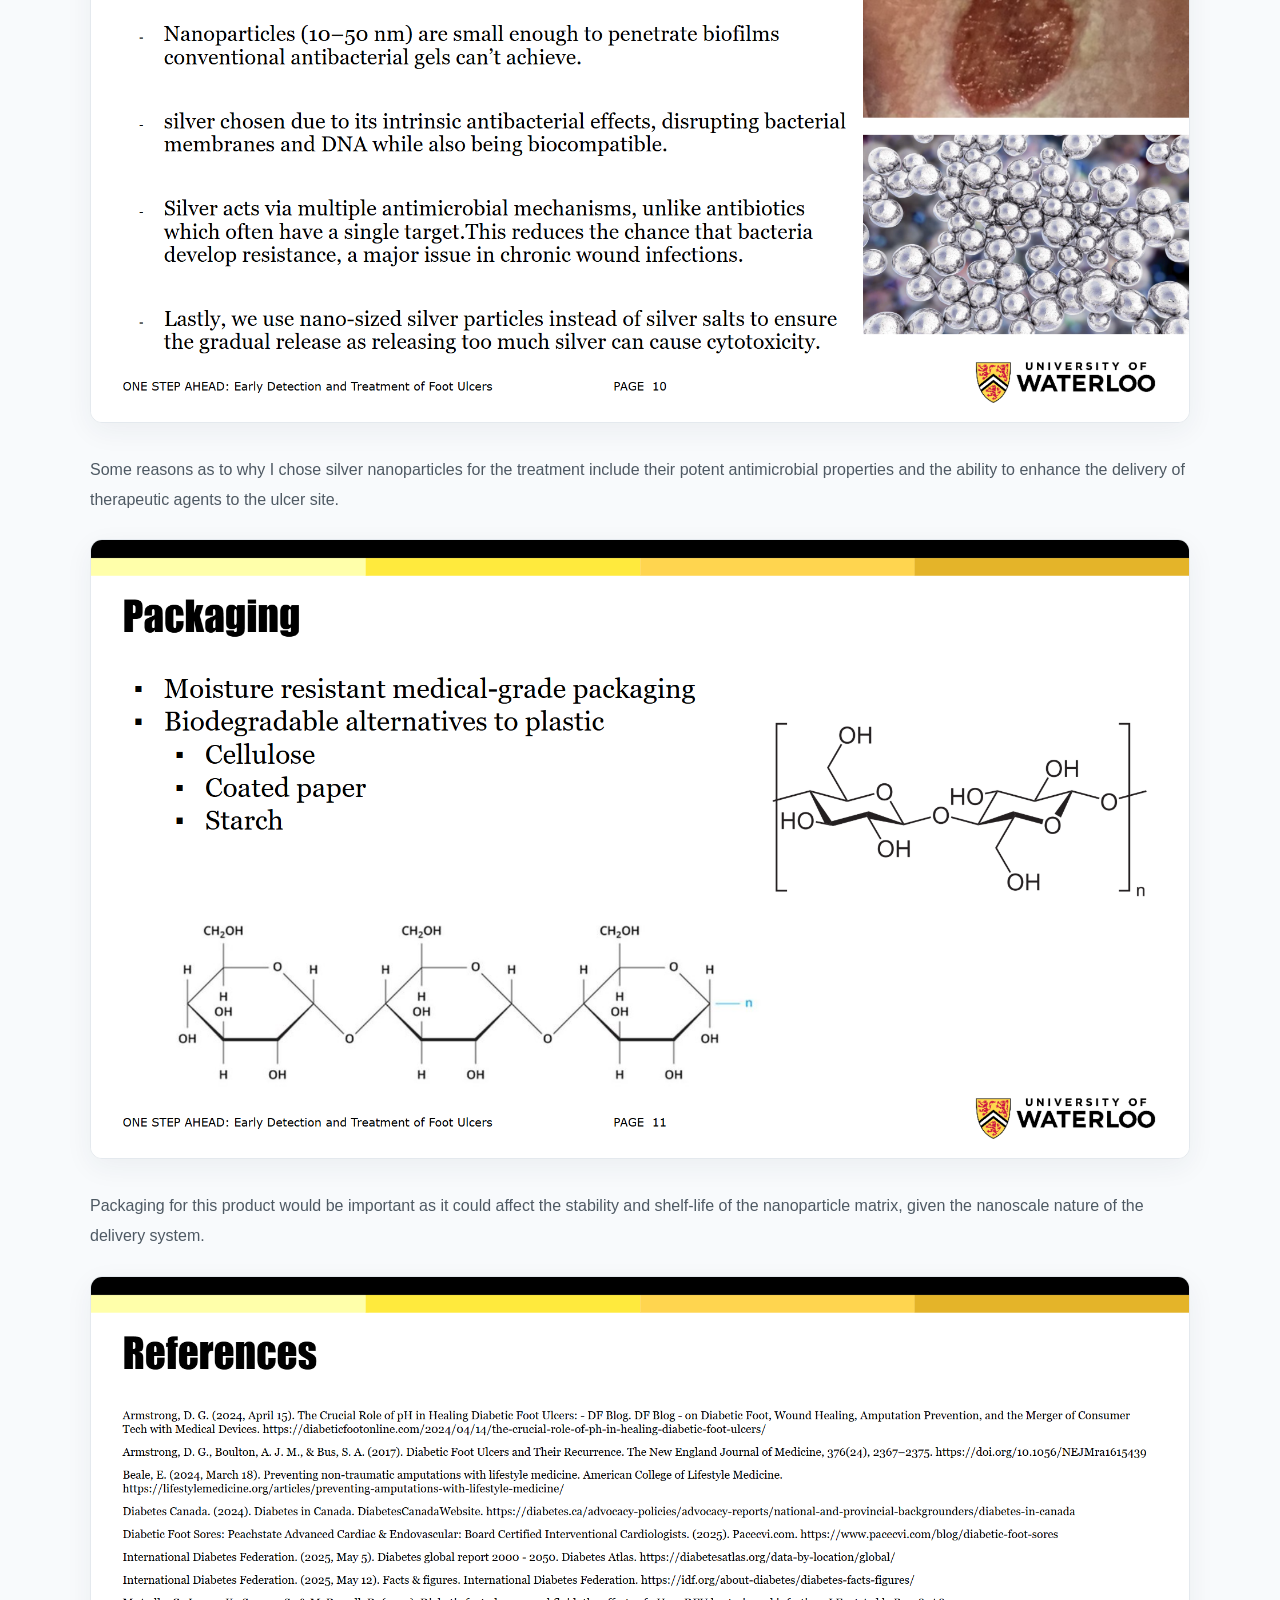
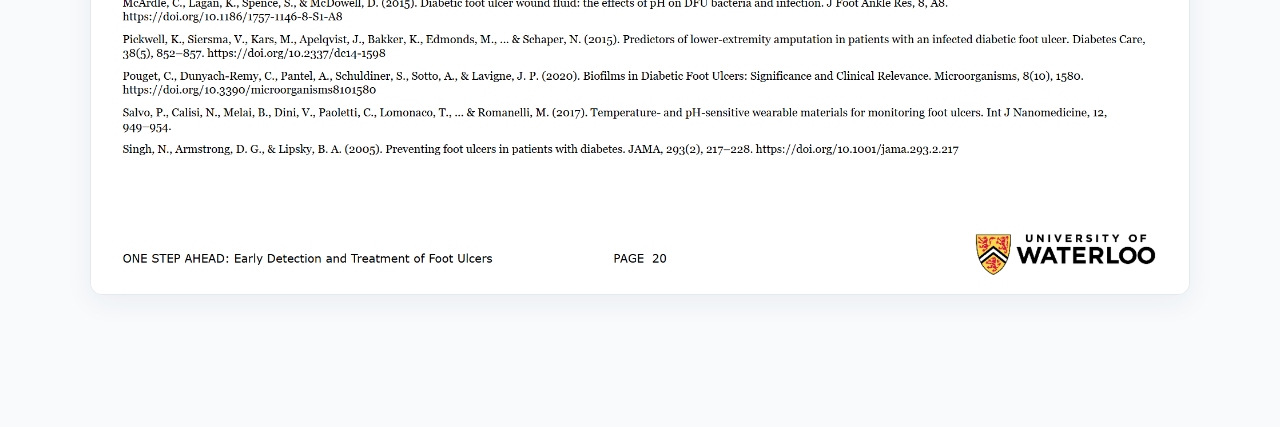
<file: foot-ulcer.html>
<!DOCTYPE html>
<html lang="en">
<head>
    <meta charset="UTF-8">
    <meta name="viewport" content="width=device-width, initial-scale=1.0">
    <title>Diabetic Foot Ulcer Treatment | Tina Tang</title>
    <link rel="stylesheet" href="style.css">
</head>

<body class="light-mode portfolio-case">

    <header class="navbar">
        <div class="logo">TINA TANG</div>
        <nav aria-label="Main navigation">
            <a href="index.html#about">Home</a>
            <a href="index.html#contact">Contact</a>
        </nav>
    </header>

    <main class="case-study">

        <section class="project-hero">

            <h1>
                My Nanotechnology Solution for
                Diabetic Foot Ulcer Treatment
            </h1>

            <p class="project-subtitle">
                A proposed pH-responsive hydrogel foot patch
                incorporating silver nanoparticles and a visible
                indicator to explore targeted ulcer care.
            </p>

            <div class="eyebrow">
                HACKATHON · NANOTECHNOLOGY ·
                NANOPARTICLE SYNTHESIS · POLYMER CHEMISTRY ·
                INNOVATION &amp; CREATIVITY
            </div>

            <div class="project-meta">

                <div class="meta-item">
                    <strong>Event</strong>
                    <p>
                        WIN (Waterloo Institute of Nanotechnology)
                        2026 Hackathon
                    </p>
                </div>

                <div class="meta-item">
                    <strong>Team Members</strong>
                    <p>
                        Andrew Wong, Huda Nasir, Sepanta Yalameha,
                        Tina Tang, Vareed Vayalumkal
                    </p>
                </div>

                <div class="meta-item">
                    <strong>My Role</strong>
                    <p>Chief Nanotechnology Engineer</p>
                </div>

            </div>

        </section>

        <section class="case-section">

            <h2>Project Overview</h2>

            <p>
                The goal of this hackathon is to apply
                nanotechnology to an existing medical problem.
                Our team focused on the treatment of diabetic
                foot ulcers, which are a common complication of
                diabetes that can lead to serious infections and
                amputations if left untreated.
            </p>

            <p>
                Our solution is a foot patch near the sole of a
                sock that involves the use of a nanotechnology-based
                hydrogel which can be aligned with the affected
                area of the foot.
            </p>

            <p>
                The hydrogel is designed to release silver
                nanoparticles as an antibacterial agent in response
                to changes in pH at the site of a diabetic foot
                ulcer, which is a basic pH environment.
                By incorporating a pH indicator into the design,
                we would have feedback that can help us monitor
                the healing process and ensure the patch is
                in the right location on the foot.
            </p>

            <p>
                Additionally, we explored the use of electrospinning
                to create a nanofiber mat that can be used to deliver
                the hydrogel directly to the ulcer site, improving
                its effectiveness by enhancing layer separation.
            </p>

            <p>
                As the Nanotechnology Engineer, I have presented
                the following solution on behalf of the team
                for our project on diabetic foot ulcer treatment:
            </p>

            <ul>
                <li>
                    Examining the use of heat or adhesive backing
                    to attach the full solution to targeted inner
                    regions of the sock sole.
                </li>

                <li>
                    Applying the concept of electrospinning where
                    an electric field creates nano-sized fibers
                    from a polymer solution.
                </li>

                <li>
                    Investigating the synthesis of a hydrogel
                    matrix that initiates free-radical polymerization
                    of monomers like acrylic acid (AA) and DMAEMA
                    to make a crosslinked hydrogel.
                </li>

                <li>
                    Exploring a crosslinked pH detection network
                    that can detect pH changes at the ulcer site
                    and release the silver nanoparticles accordingly.
                </li>

                <li>
                    Incorporating a pH indicator in the design
                    that utilizes silver nanoparticles.
                </li>
            </ul>

            <img
                src="fu1.png"
                alt="Diabetic Foot Ulcer Treatment Solution"
                width="600"
                loading="lazy"
            >

            <img
                src="fu2.png"
                alt="Diabetic Foot Ulcer Treatment Solution"
                width="600"
                loading="lazy"
            >

            <p>
                Trisodium citrate acts as both a reducing agent
                and stabilizing agent in the synthesis of the
                silver nanoparticles here from silver nitrate.
                Due to chitosan's viscous properties, the addition
                of chitosan to the nanoparticle matrix allows
                the diffusion of these silver nanoparticles
                to be more controlled towards the ulcer site.
            </p>

            <img
                src="fu3.png"
                alt="Diabetic Foot Ulcer Treatment Solution"
                width="600"
                loading="lazy"
            >

            <p>
                As for the hydrogel matrix, with initiators SPS
                and TEMED, the two monomers - acrylic acid (AA)
                and DMAEMA - are used to create a crosslinked
                structure in which upon exposure to a basic pH
                environment, the carboxylic acid groups will
                deprotonate, leaving behind negatively charged
                carboxylate ions around the hydrogel.
            </p>

            <p>
                These negatively charged ions electrostatically
                repel against each other, creating a widening
                effect within the hydrogel matrix. This allows
                for a diffusion path for the silver nanoparticles
                once the foot patch is exposed to the basic pH
                environment of the ulcer site.
            </p>

            <img
                src="fu4.png"
                alt="Diabetic Foot Ulcer Treatment Solution"
                width="600"
                loading="lazy"
            >

            <p>
                Based on some data of materials, cellulose
                nanocrystals demonstrate promising mechanical
                properties for strength reinforcement in
                the hydrogel matrix.
            </p>

            <p>
                As for the pH indicator, a colour additive like
                bromothymol blue could be used. The color change
                would be visible to the naked eye, providing a
                simple way to indicate successful patch application
                based on the pH changes at the ulcer site.
            </p>

            <img
                src="fu5.png"
                alt="Diabetic Foot Ulcer Treatment Solution"
                width="600"
                loading="lazy"
            >

            <p>
                Some reasons as to why I chose silver nanoparticles
                for the treatment include their potent antimicrobial
                properties and the ability to enhance the delivery
                of therapeutic agents to the ulcer site.
            </p>

            <img
                src="fu6.png"
                alt="Diabetic Foot Ulcer Treatment Solution"
                width="600"
                loading="lazy"
            >

            <p>
                Packaging for this product would be important as
                it could affect the stability and shelf-life of
                the nanoparticle matrix, given the nanoscale
                nature of the delivery system.
            </p>

            <img
                src="fu references.png"
                alt="Diabetic Foot Ulcer Treatment Solution References"
                width="600"
                loading="lazy"
            >

        </section>

    </main>

</body>
</html>
</file>
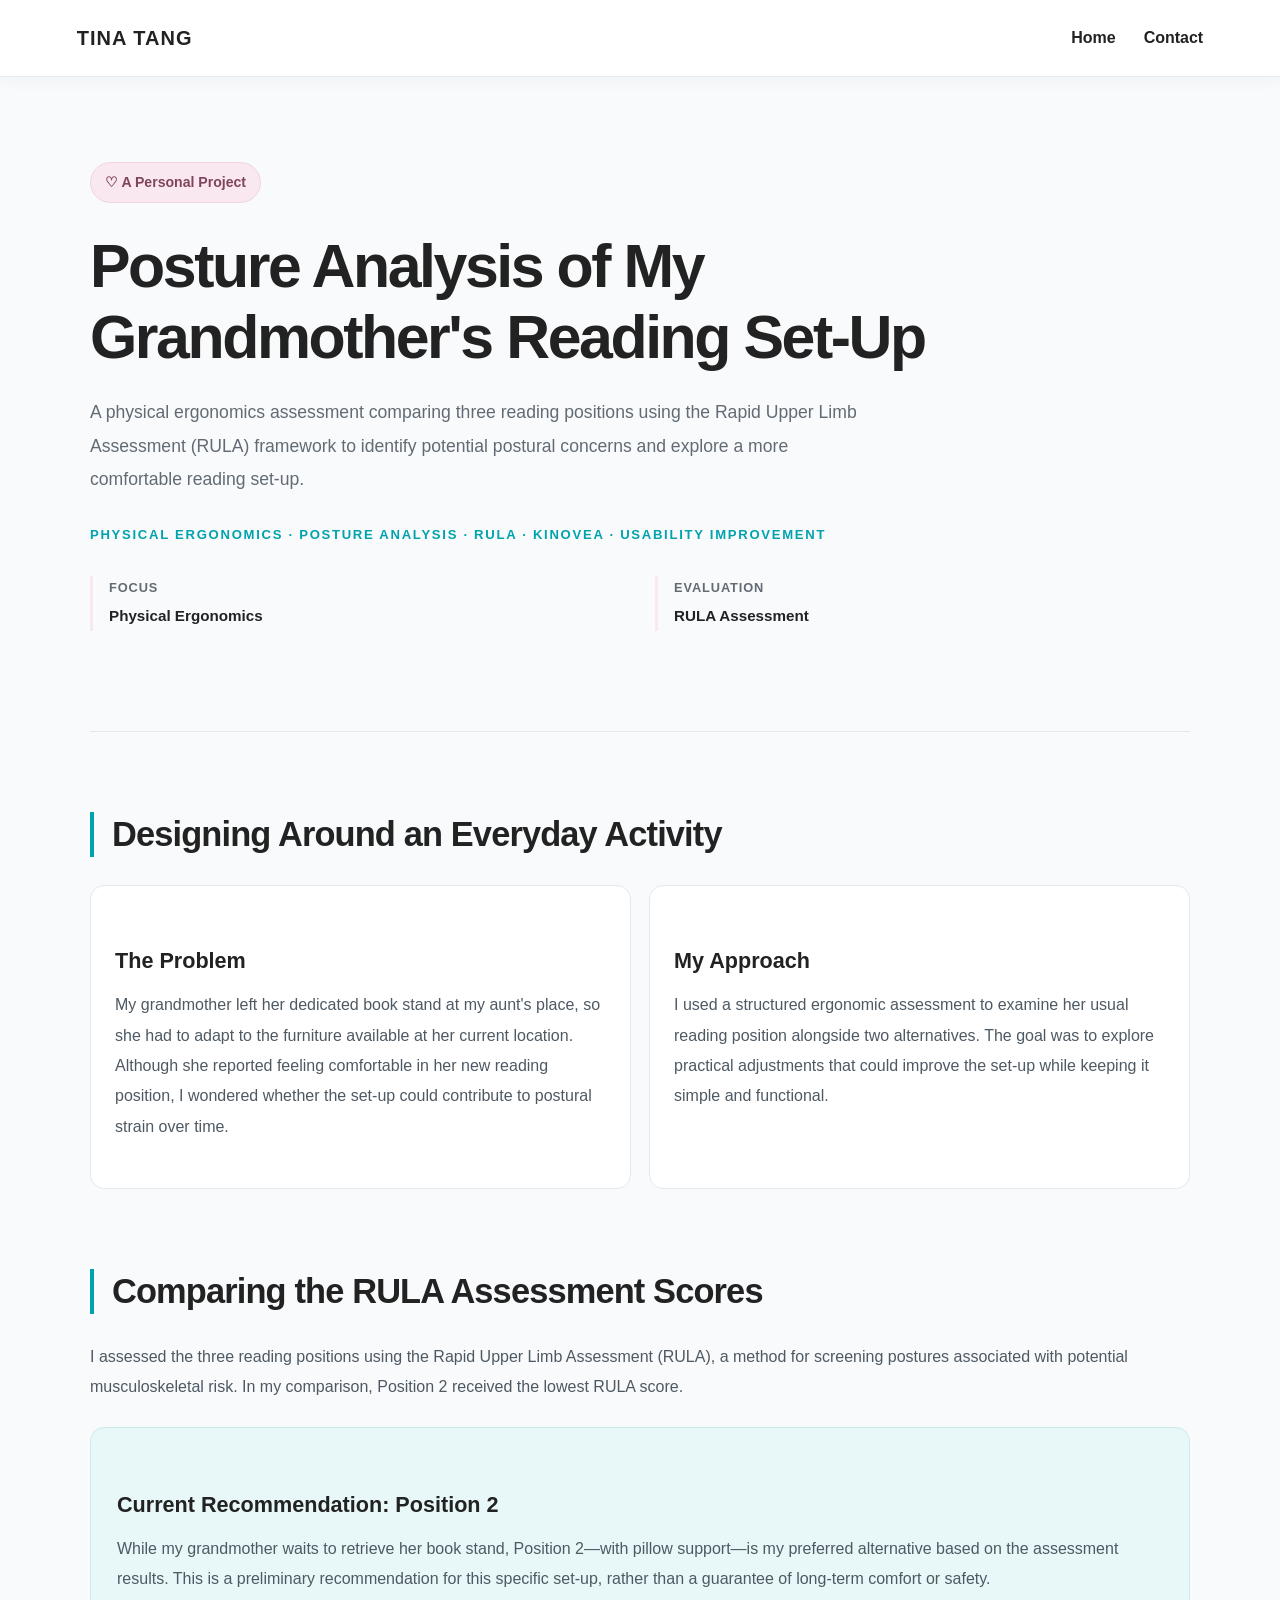
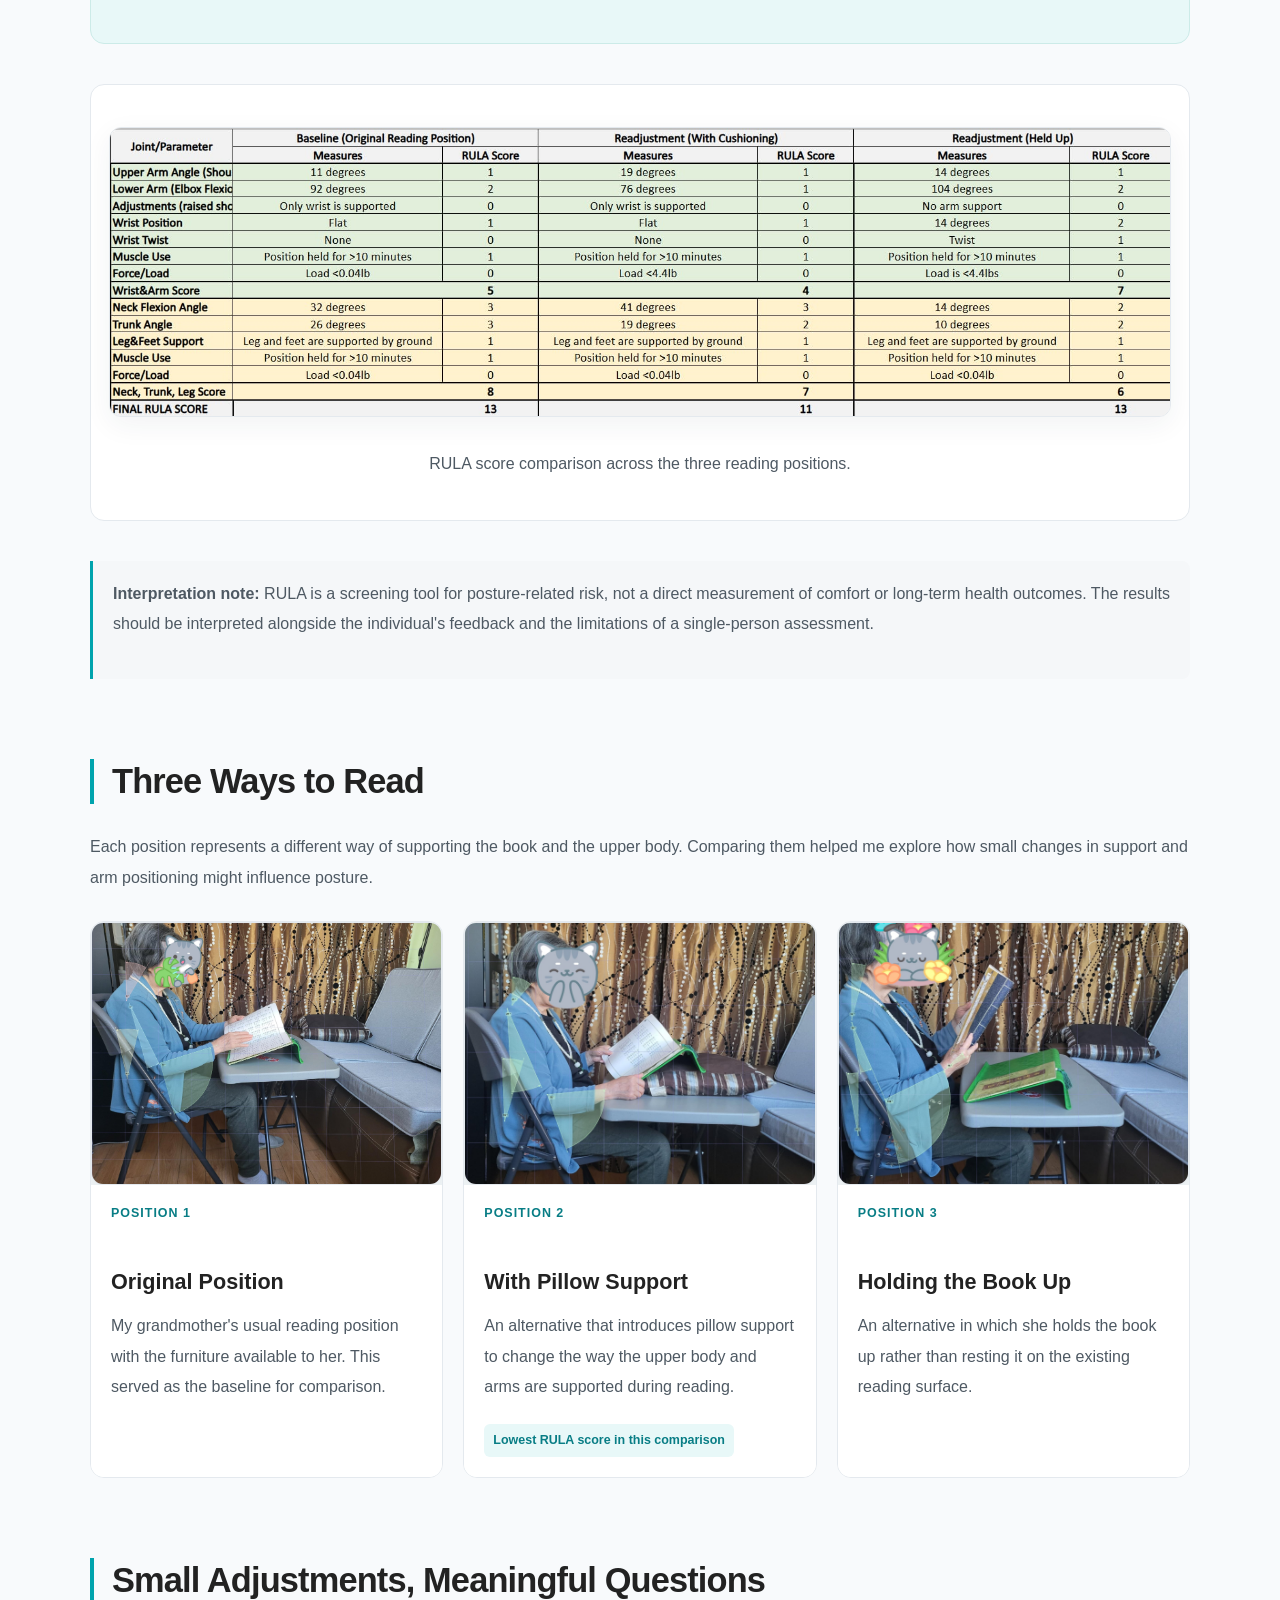
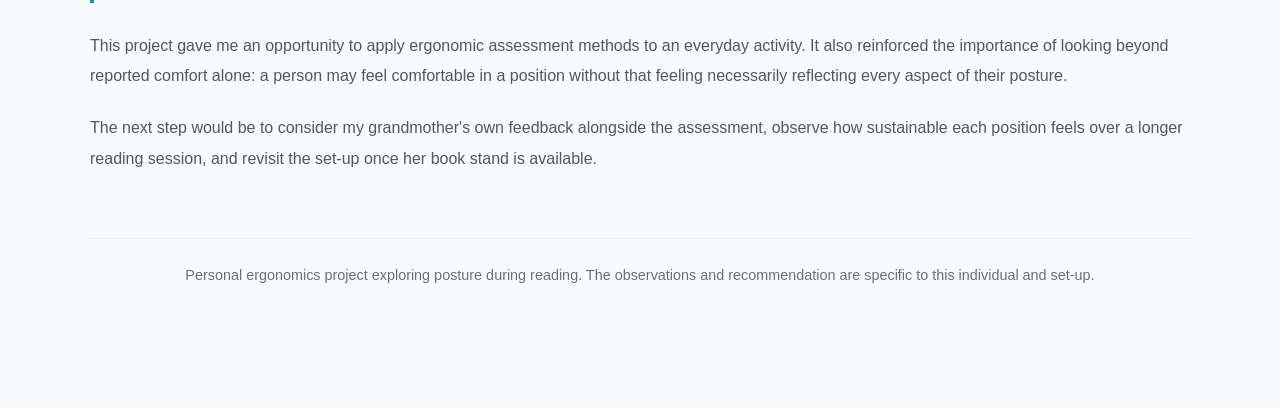
<file: grandma-posture.html>
<!DOCTYPE html>
<html lang="en">
<head>
    <meta charset="UTF-8">
    <meta name="viewport" content="width=device-width, initial-scale=1.0">
    <title>Reading Posture Analysis | Tina Tang</title>
    <link rel="stylesheet" href="style.css">

    <style>
        /* Layout specific to this personal project */

        .overview-grid {
            display: grid;
            grid-template-columns: repeat(2, minmax(0, 1fr));
            gap: 18px;
            margin-top: 28px;
        }

        .overview-card {
            background: #ffffff;
            border: 1px solid #e4e9ee;
            border-radius: 14px;
            padding: 24px;
        }

        .overview-card h3 {
            margin-top: 0;
            color: #222222;
        }

        .result-card {
            background: #e8f8f8;
            border: 1px solid #ccebe8;
            border-radius: 14px;
            padding: 26px;
            margin-top: 24px;
        }

        .result-card h3 {
            color: #087d85;
            margin-top: 0;
        }

        .result-card p {
            color: #365c5d;
            margin-bottom: 0;
        }

        .image-panel {
            background: #ffffff;
            border: 1px solid #e4e9ee;
            border-radius: 14px;
            padding: 18px;
            margin-top: 24px;
            overflow: hidden;
        }

        .image-panel img {
            display: block;
            max-width: 100%;
            height: auto;
            margin: 0 auto;
            border-radius: 8px;
        }

        .image-panel .image-caption {
            color: #626b73;
            font-size: 0.88rem;
            text-align: center;
            margin: 14px 0 0;
        }

        .position-grid {
            display: grid;
            grid-template-columns: repeat(3, minmax(0, 1fr));
            gap: 20px;
            margin-top: 28px;
        }

        .position-card {
            display: flex;
            flex-direction: column;
            background: #ffffff;
            border: 1px solid #e4e9ee;
            border-radius: 14px;
            overflow: hidden;
        }

        .position-image {
            background: #f1f5f7;
            padding: 12px;
        }

        .position-image img {
            display: block;
            width: 100%;
            height: 270px;
            object-fit: contain;
            border-radius: 8px;
        }

        .position-content {
            padding: 20px;
        }

        .position-label {
            color: #087d85;
            font-size: 0.78rem;
            font-weight: 700;
            letter-spacing: 0.08em;
            text-transform: uppercase;
            margin-bottom: 8px;
        }

        .recommendation-label {
            display: inline-block;
            color: #087d85;
            background: #e8f8f8;
            border-radius: 6px;
            padding: 5px 9px;
            font-size: 0.78rem;
            font-weight: 600;
            margin-top: 14px;
        }

        .method-note {
            background: #f5f7f9;
            border-left: 3px solid #00a3ad;
            border-radius: 0 8px 8px 0;
            padding: 18px 20px;
            margin-top: 24px;
        }

        .method-note p {
            margin: 0;
            font-size: 0.92rem;
        }

        .case-footer {
            border-top: 1px solid #e4e9ee;
            margin-top: 64px;
            padding-top: 24px;
            color: #626b73;
            font-size: 0.9rem;
            line-height: 1.7;
        }

        @media (max-width: 760px) {
            .overview-grid,
            .position-grid {
                grid-template-columns: 1fr;
            }

            .position-image img {
                height: auto;
                max-height: 420px;
            }
        }


/* ==========================================================
   THREE WAYS TO READ — UNIFORM CARD LAYOUT
   ========================================================== */

/* Make all three cards equal-height columns */
body.portfolio-case .position-grid {
    display: grid;
    grid-template-columns: repeat(3, minmax(0, 1fr));
    gap: 20px;
    align-items: stretch;
}

/* Every card occupies the same overall height */
body.portfolio-case .position-card {
    display: flex;
    flex-direction: column;
    height: 100%;
    min-width: 0;
    overflow: hidden;
    border-radius: 14px;
}

/* Identical image area across all three cards */
body.portfolio-case .position-image {
    width: 100%;
    aspect-ratio: 4 / 3;
    flex-shrink: 0;

    padding: 0;
    margin: 0;

    overflow: hidden;
    background: #f1f5f7;
}

/* Crop images to fill the same rectangle */
body.portfolio-case .position-image img {
    display: block;

    width: 100% !important;
    height: 100% !important;
    max-width: none !important;
    max-height: none !important;

    object-fit: cover !important;
    object-position: center center;

    margin: 0 !important;
    padding: 0;

    border: none;
    border-radius: 0;
    box-shadow: none;
}

/* Give every description area matching dimensions */
body.portfolio-case .position-content {
    display: flex;
    flex-direction: column;
    flex: 1;

    width: 100%;
    min-height: 230px;

    padding: 20px;
    margin: 0;

    background: #ffffff;
}

/* Consistent position label spacing */
body.portfolio-case .position-label {
    margin: 0 0 8px;
    line-height: 1.4;
}

/* Consistent title spacing */
body.portfolio-case .position-content h3 {
    margin: 0 0 12px;
    line-height: 1.4;
}

/* Keep paragraph spacing predictable */
body.portfolio-case .position-content p {
    margin: 0;
    line-height: 1.7;
}

/* Position 2 recommendation sits at the bottom */
body.portfolio-case .position-content
.recommendation-label {
    align-self: flex-start;
    margin-top: auto;
}

/* On smaller screens, stack cards vertically */
@media (max-width: 760px) {
    body.portfolio-case .position-grid {
        grid-template-columns: 1fr;
    }

    body.portfolio-case .position-image {
        aspect-ratio: 4 / 3;
    }

    body.portfolio-case .position-content {
        min-height: 0;
    }
}

        
    </style>
</head>

<body class="light-mode portfolio-case">

    <header class="navbar">
        <div class="logo">TINA TANG</div>
        <nav aria-label="Main navigation">
            <a href="index.html#about">Home</a>
            <a href="index.html#contact">Contact</a>
        </nav>
    </header>

    <main class="case-study">

        <section class="project-hero">

            <span class="personal-label">
                ♡ A Personal Project
            </span>

            <h1>
                Posture Analysis of My Grandmother's Reading Set-Up
            </h1>

            <p class="project-subtitle">
                A physical ergonomics assessment comparing three
                reading positions using the Rapid Upper Limb
                Assessment (RULA) framework to identify potential
                postural concerns and explore a more comfortable
                reading set-up.
            </p>

            <div class="eyebrow">
                Physical Ergonomics · Posture Analysis ·
                RULA · Kinovea · Usability Improvement
            </div>

            <div class="project-meta">

                <div class="meta-item">
                    <strong>Focus</strong>
                    <p>Physical Ergonomics</p>
                </div>

                <div class="meta-item">
                    <strong>Evaluation</strong>
                    <p>RULA Assessment</p>
                </div>

            </div>

        </section>

        <section class="case-section">

            <h2>Designing Around an Everyday Activity</h2>

            <div class="overview-grid">

                <div class="overview-card">

                    <h3>The Problem</h3>

                    <p>
                        My grandmother left her dedicated book stand
                        at my aunt's place, so she had to adapt to
                        the furniture available at her current location.
                        Although she reported feeling comfortable in
                        her new reading position, I wondered whether
                        the set-up could contribute to postural strain
                        over time.
                    </p>

                </div>

                <div class="overview-card">

                    <h3>My Approach</h3>

                    <p>
                        I used a structured ergonomic assessment
                        to examine her usual reading position
                        alongside two alternatives.
                        The goal was to explore practical adjustments
                        that could improve the set-up while
                        keeping it simple and functional.
                    </p>

                </div>

            </div>

        </section>

        <section class="case-section">

            <h2>Comparing the RULA Assessment Scores</h2>

            <p>
                I assessed the three reading positions using the
                Rapid Upper Limb Assessment (RULA), a method for
                screening postures associated with potential
                musculoskeletal risk.
                In my comparison, Position 2 received the
                lowest RULA score.
            </p>

            <div class="result-card">

                <h3>Current Recommendation: Position 2</h3>

                <p>
                    While my grandmother waits to retrieve her book
                    stand, Position 2—with pillow support—is my
                    preferred alternative based on the assessment
                    results. This is a preliminary recommendation
                    for this specific set-up, rather than a guarantee
                    of long-term comfort or safety.
                </p>

            </div>

            <div class="image-panel">

                <img
                    src="RULA-tablev2.jpeg"
                    alt="Table comparing RULA assessment scores for the three reading positions"
                    loading="lazy"
                >

                <p class="image-caption">
                    RULA score comparison across the
                    three reading positions.
                </p>

            </div>

            <div class="method-note">

                <p>
                    <strong>Interpretation note:</strong>
                    RULA is a screening tool for posture-related
                    risk, not a direct measurement of comfort or
                    long-term health outcomes.
                    The results should be interpreted alongside
                    the individual's feedback and the limitations
                    of a single-person assessment.
                </p>

            </div>

        </section>

        <section class="case-section">

            <h2>Three Ways to Read</h2>

            <p>
                Each position represents a different way of
                supporting the book and the upper body.
                Comparing them helped me explore how small
                changes in support and arm positioning might
                influence posture.
            </p>

            <div class="position-grid">

                <article class="position-card">

                    <div class="position-image">
                        <img
                            src="originalposition.jpeg"
                            alt="My grandmother reading in her original position"
                            loading="lazy"
                        >
                    </div>

                    <div class="position-content">

                        <div class="position-label">
                            Position 1
                        </div>

                        <h3>Original Position</h3>

                        <p>
                            My grandmother's usual reading position
                            with the furniture available to her.
                            This served as the baseline for comparison.
                        </p>

                    </div>

                </article>

                <article class="position-card">

                    <div class="position-image">
                        <img
                            src="withpillow.jpeg"
                            alt="My grandmother reading with pillow support"
                            loading="lazy"
                        >
                    </div>

                    <div class="position-content">

                        <div class="position-label">
                            Position 2
                        </div>

                        <h3>With Pillow Support</h3>

                        <p>
                            An alternative that introduces pillow
                            support to change the way the upper body
                            and arms are supported during reading.
                        </p>

                        <span class="recommendation-label">
                            Lowest RULA score in this comparison
                        </span>

                    </div>

                </article>

                <article class="position-card">

                    <div class="position-image">
                        <img
                            src="heldup.jpeg"
                            alt="My grandmother holding the book up while reading"
                            loading="lazy"
                        >
                    </div>

                    <div class="position-content">

                        <div class="position-label">
                            Position 3
                        </div>

                        <h3>Holding the Book Up</h3>

                        <p>
                            An alternative in which she holds the
                            book up rather than resting it on
                            the existing reading surface.
                        </p>

                    </div>

                </article>

            </div>

        </section>

        <section class="case-section">

            <h2>Small Adjustments, Meaningful Questions</h2>

            <p>
                This project gave me an opportunity to apply
                ergonomic assessment methods to an everyday
                activity. It also reinforced the importance
                of looking beyond reported comfort alone:
                a person may feel comfortable in a position
                without that feeling necessarily reflecting
                every aspect of their posture.
            </p>

            <p>
                The next step would be to consider my
                grandmother's own feedback alongside the
                assessment, observe how sustainable each
                position feels over a longer reading session,
                and revisit the set-up once her book stand
                is available.
            </p>

        </section>

        <footer class="case-footer">
            Personal ergonomics project exploring posture during
            reading. The observations and recommendation are specific
            to this individual and set-up.
        </footer>

    </main>

</body>
</html>
</file>
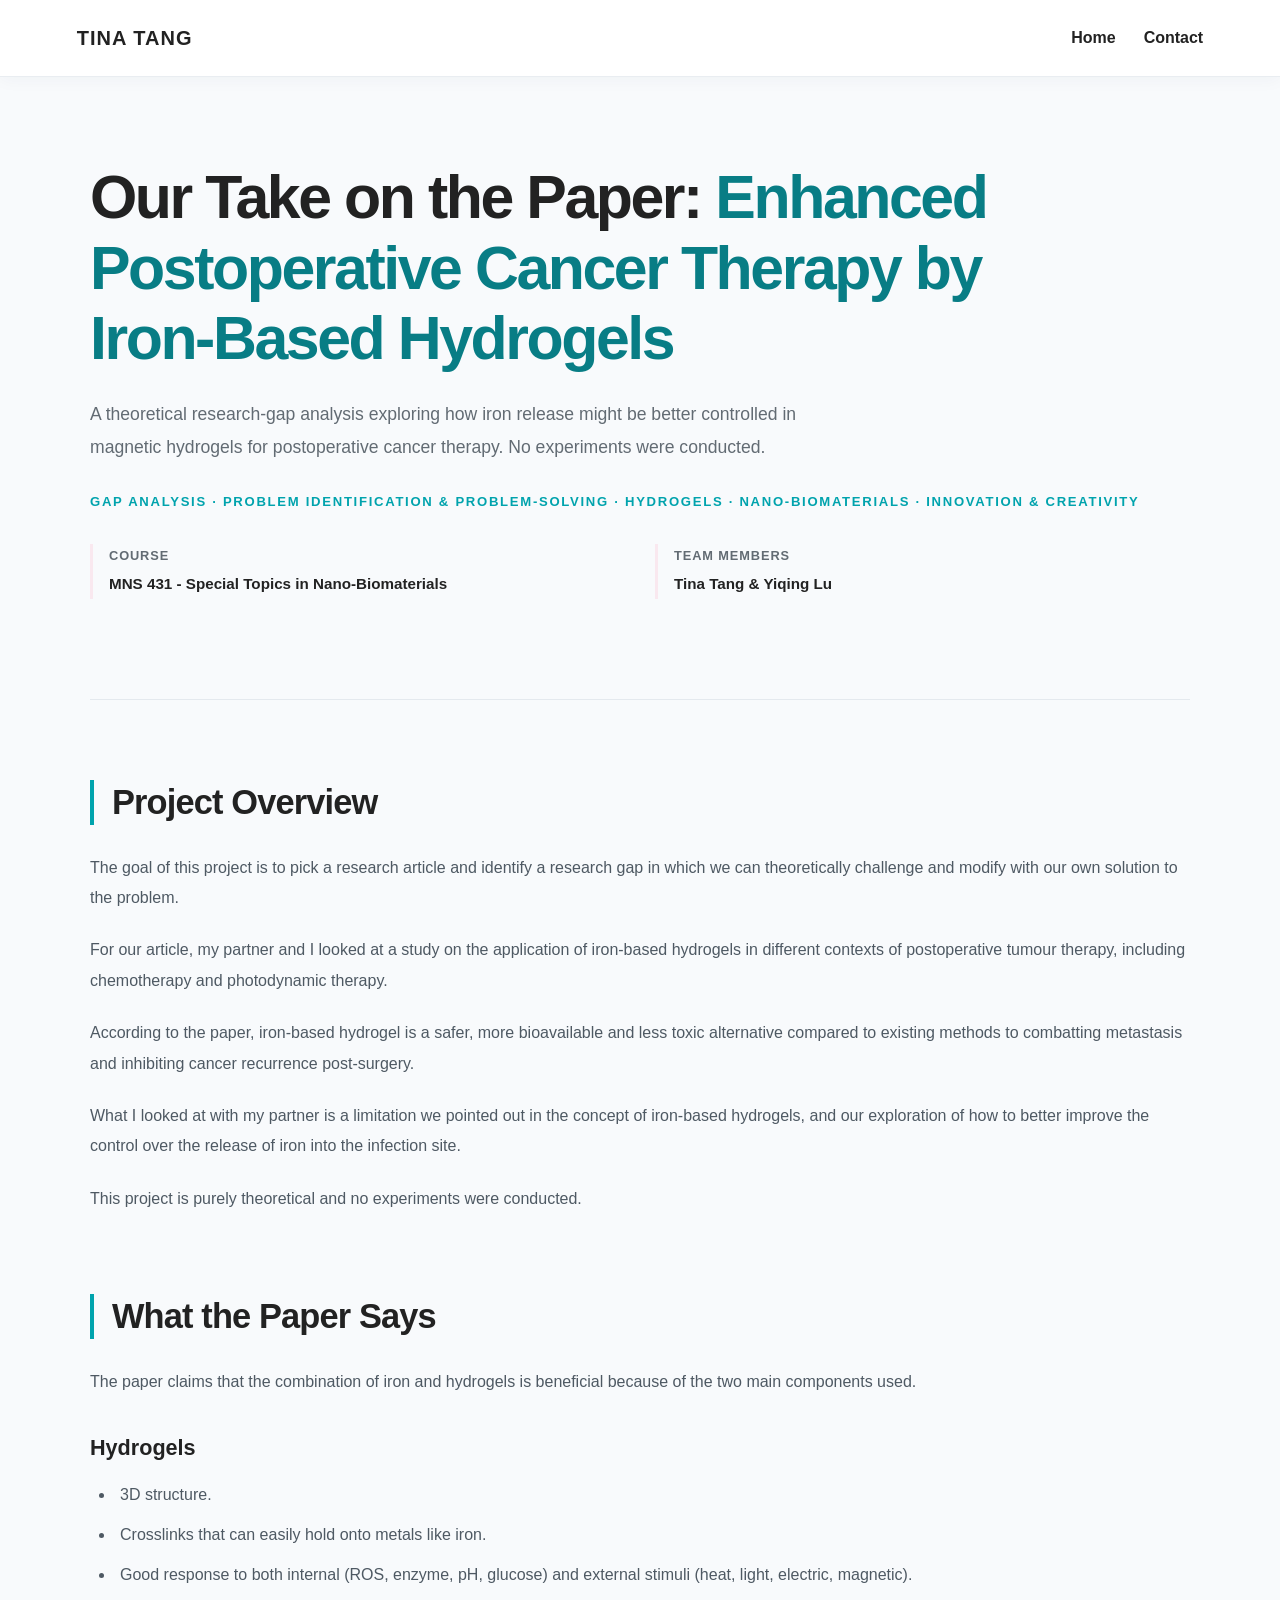
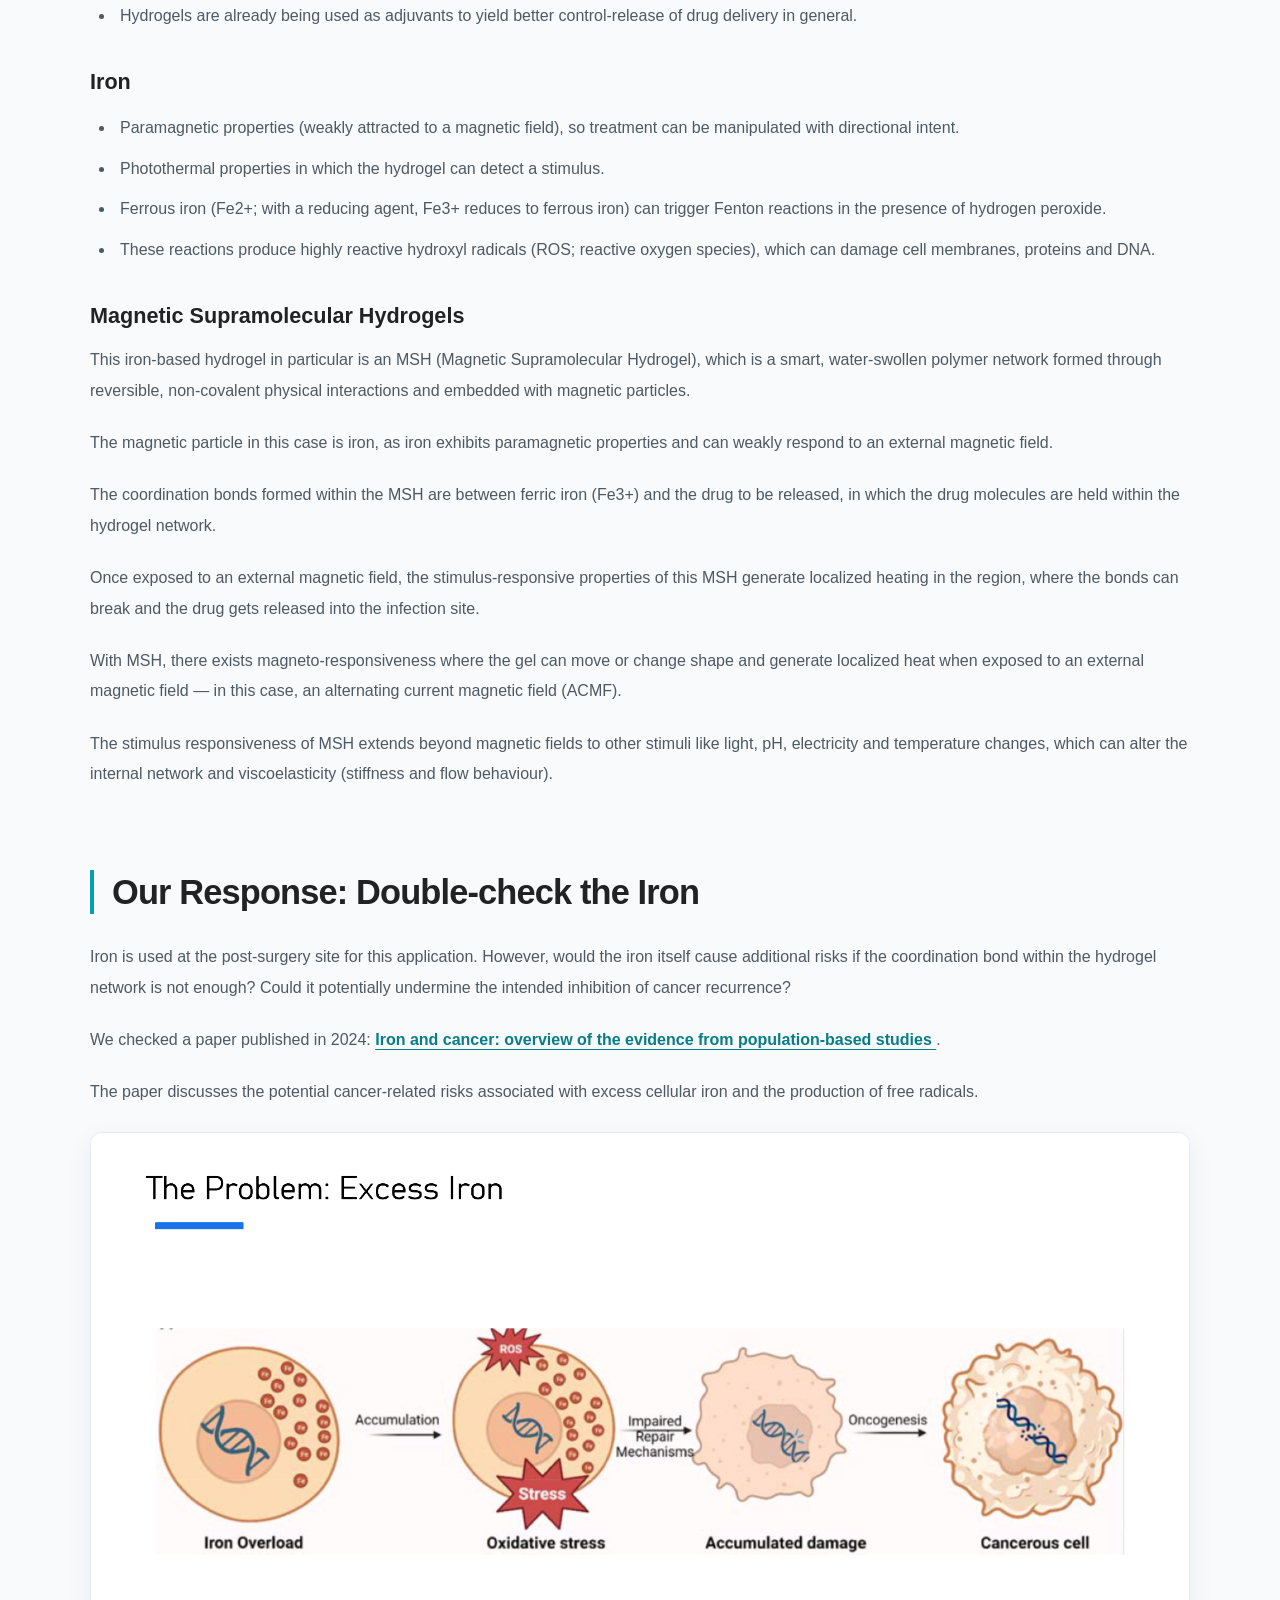
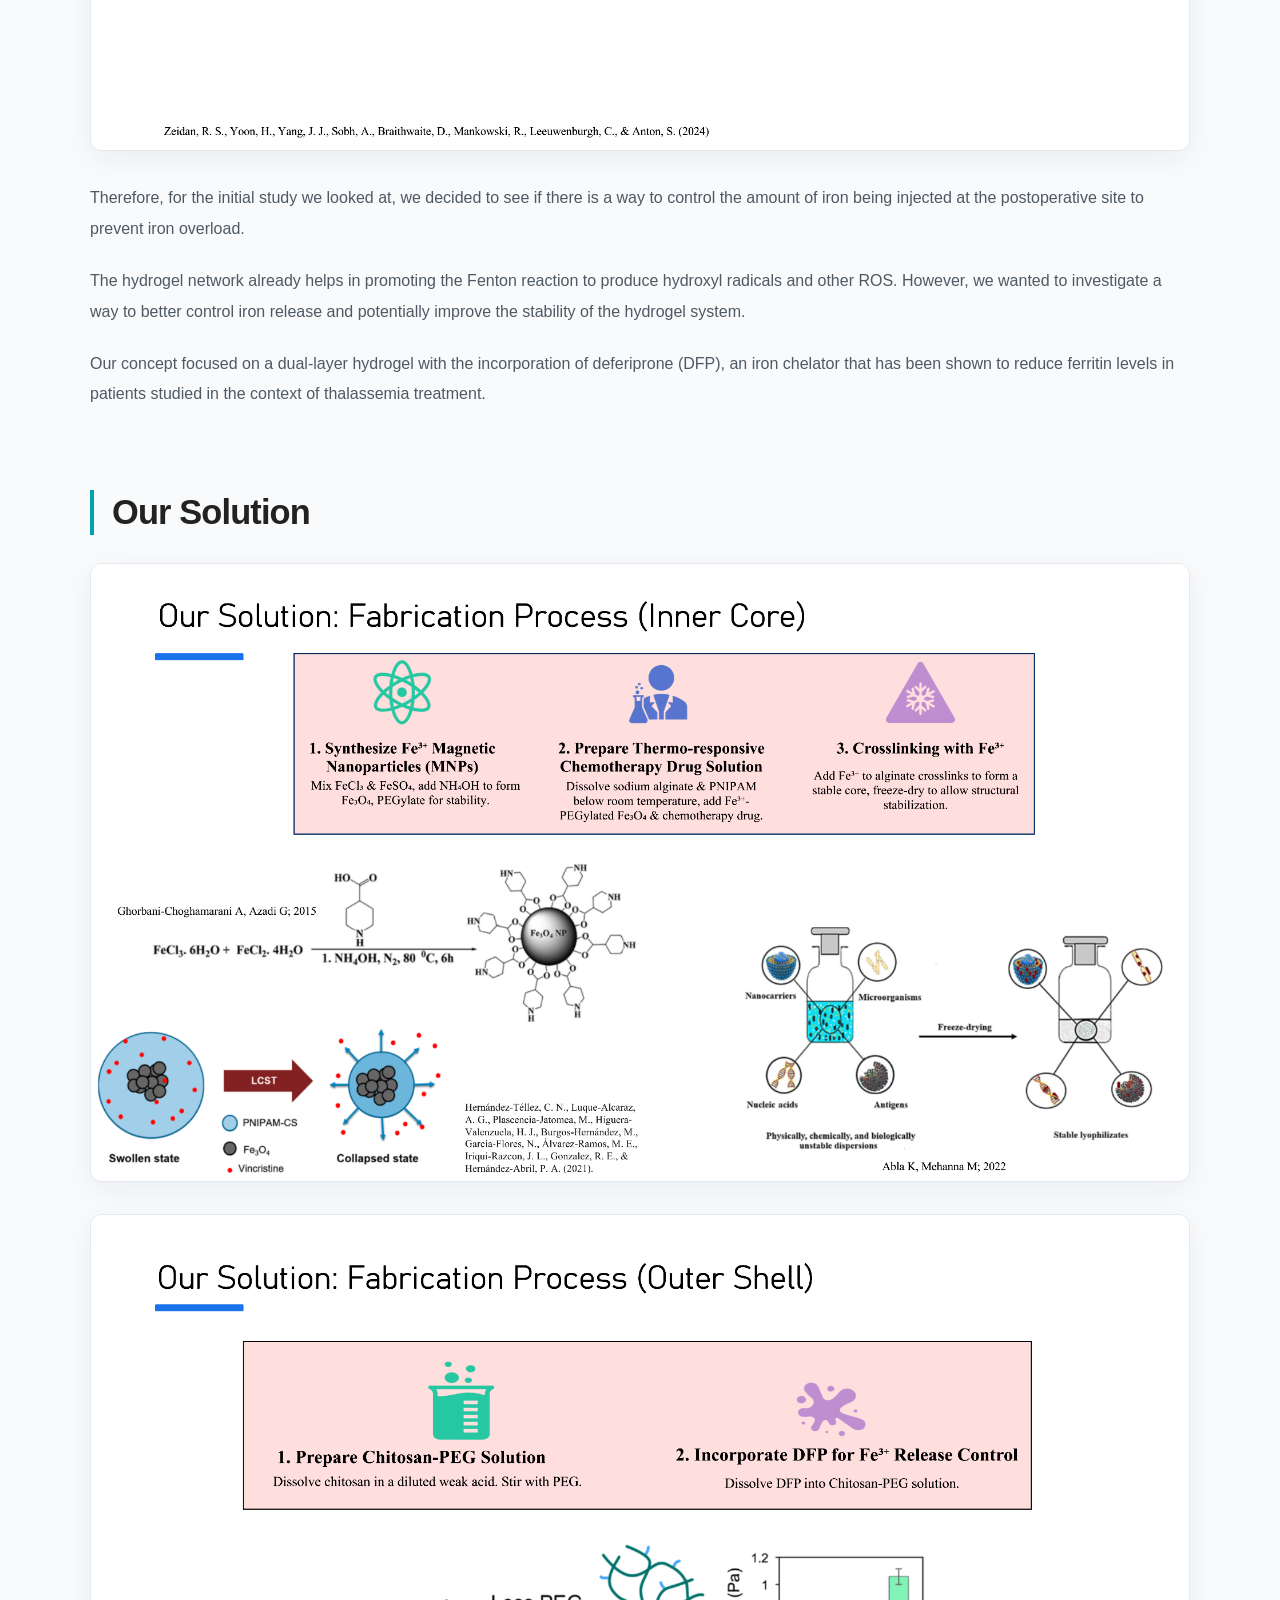
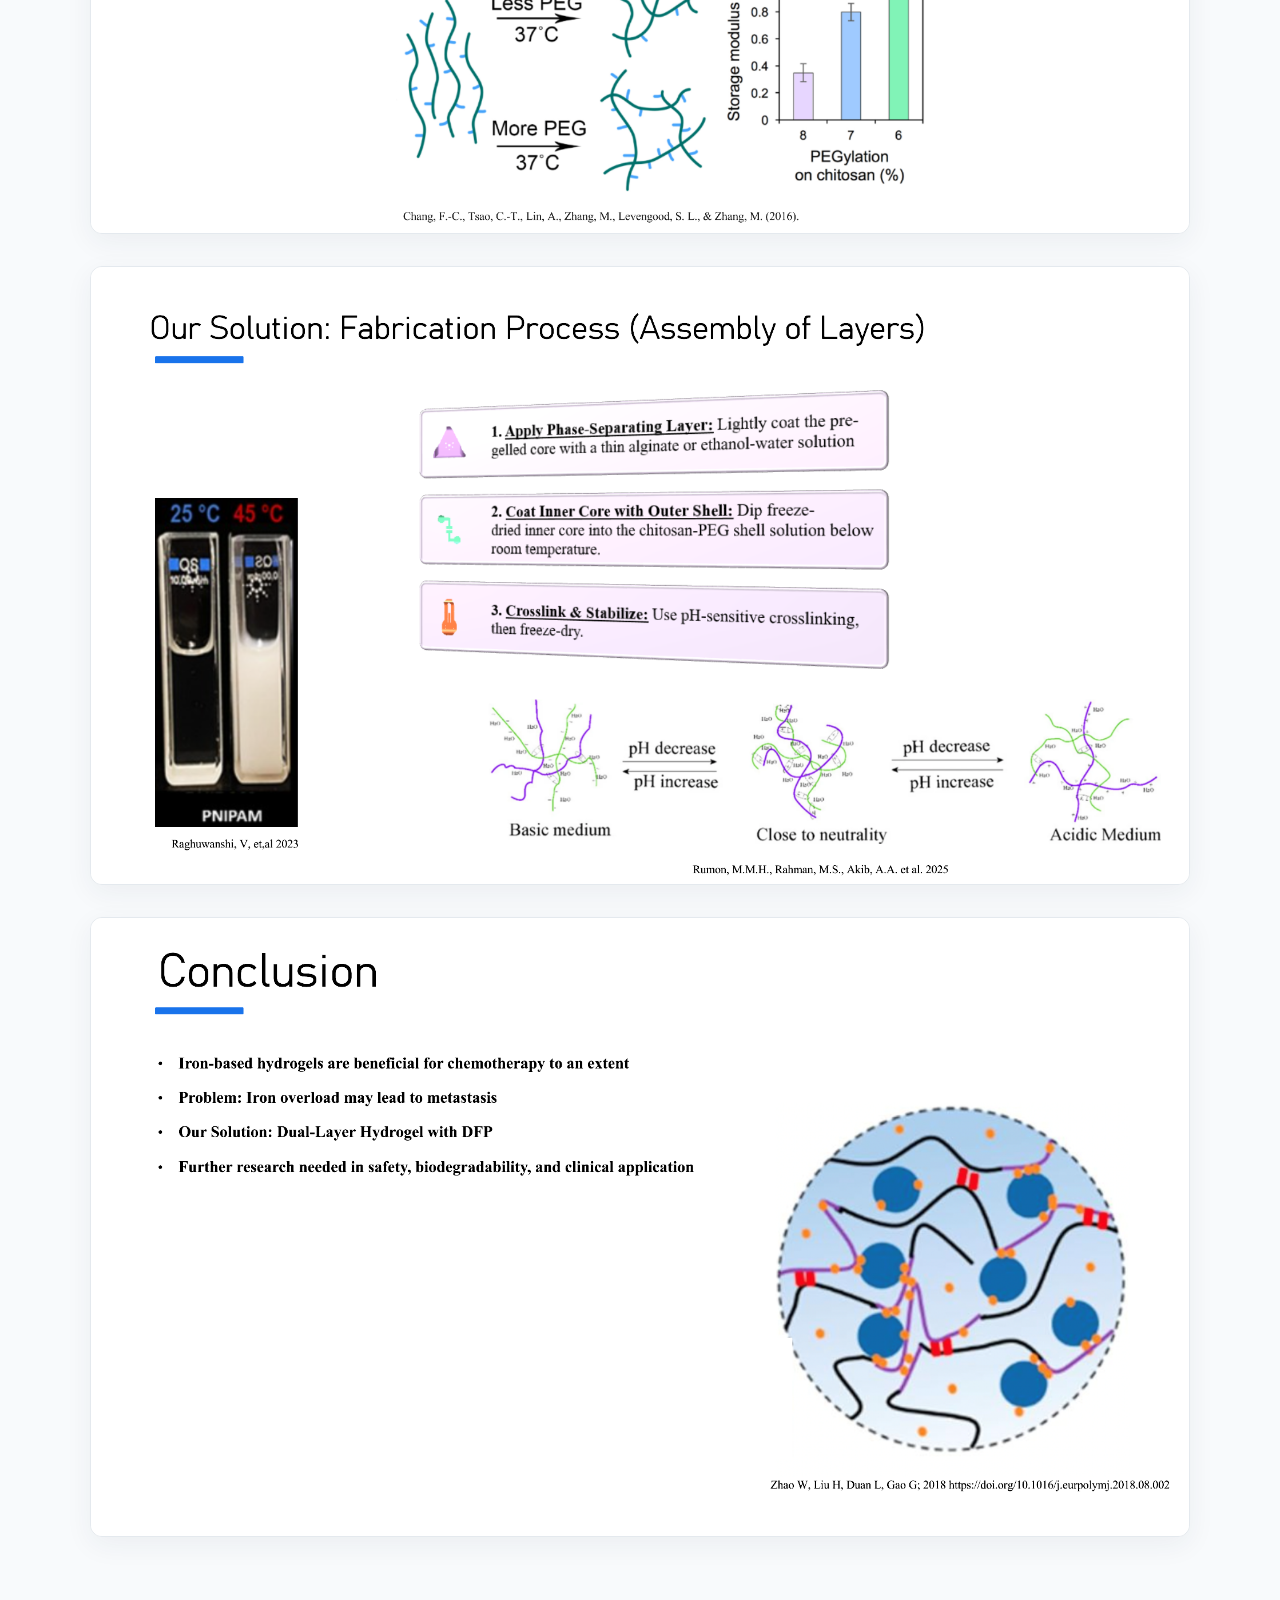
<file: iron-based-hydrogels.html>
<!DOCTYPE html>
<html lang="en">
<head>
    <meta charset="UTF-8">
    <meta name="viewport" content="width=device-width, initial-scale=1.0">
    <title>Iron-Based Hydrogels | Tina Tang</title>
    <link rel="stylesheet" href="style.css">
</head>

<body class="light-mode portfolio-case">

    <header class="navbar">
        <div class="logo">TINA TANG</div>
        <nav aria-label="Main navigation">
            <a href="index.html#about">Home</a>
            <a href="index.html#contact">Contact</a>
        </nav>
    </header>

    <main class="case-study">

        <section class="project-hero">

            <h1>
                Our Take on the Paper:
                <a
                    href="https://pmc.ncbi.nlm.nih.gov/articles/PMC9125885/"
                    target="_blank"
                    rel="noopener noreferrer"
                >
                    Enhanced Postoperative Cancer Therapy
                    by Iron-Based Hydrogels
                </a>
            </h1>

            <p class="project-subtitle">
                A theoretical research-gap analysis exploring how
                iron release might be better controlled in magnetic
                hydrogels for postoperative cancer therapy.
                No experiments were conducted.
            </p>

            <div class="eyebrow">
                GAP ANALYSIS · PROBLEM IDENTIFICATION &amp;
                PROBLEM-SOLVING · HYDROGELS · NANO-BIOMATERIALS ·
                INNOVATION &amp; CREATIVITY
            </div>

            <div class="project-meta">

                <div class="meta-item">
                    <strong>Course</strong>
                    <p>MNS 431 - Special Topics in Nano-Biomaterials</p>
                </div>

                <div class="meta-item">
                    <strong>Team Members</strong>
                    <p>Tina Tang &amp; Yiqing Lu</p>
                </div>

            </div>

        </section>

        <section class="case-section">

            <h2>Project Overview</h2>

            <p>
                The goal of this project is to pick a research
                article and identify a research gap in which
                we can theoretically challenge and modify
                with our own solution to the problem.
            </p>

            <p>
                For our article, my partner and I looked at
                a study on the application of iron-based
                hydrogels in different contexts of postoperative
                tumour therapy, including chemotherapy and
                photodynamic therapy.
            </p>

            <p>
                According to the paper, iron-based hydrogel
                is a safer, more bioavailable and less toxic
                alternative compared to existing methods to
                combatting metastasis and inhibiting cancer
                recurrence post-surgery.
            </p>

            <p>
                What I looked at with my partner is a limitation
                we pointed out in the concept of iron-based
                hydrogels, and our exploration of how to better
                improve the control over the release of iron
                into the infection site.
            </p>

            <p>
                This project is purely theoretical and
                no experiments were conducted.
            </p>

        </section>

        <section class="case-section">

            <h2>What the Paper Says</h2>

            <p>
                The paper claims that the combination of iron
                and hydrogels is beneficial because of the
                two main components used.
            </p>

            <h3>Hydrogels</h3>

            <ul>
                <li>3D structure.</li>

                <li>
                    Crosslinks that can easily hold onto
                    metals like iron.
                </li>

                <li>
                    Good response to both internal
                    (ROS, enzyme, pH, glucose) and external
                    stimuli (heat, light, electric, magnetic).
                </li>

                <li>
                    Hydrogels are already being used as
                    adjuvants to yield better control-release
                    of drug delivery in general.
                </li>
            </ul>

            <h3>Iron</h3>

            <ul>
                <li>
                    Paramagnetic properties (weakly attracted
                    to a magnetic field), so treatment can
                    be manipulated with directional intent.
                </li>

                <li>
                    Photothermal properties in which the
                    hydrogel can detect a stimulus.
                </li>

                <li>
                    Ferrous iron (Fe2+; with a reducing agent,
                    Fe3+ reduces to ferrous iron) can trigger
                    Fenton reactions in the presence of
                    hydrogen peroxide.
                </li>

                <li>
                    These reactions produce highly reactive
                    hydroxyl radicals (ROS; reactive oxygen
                    species), which can damage cell membranes,
                    proteins and DNA.
                </li>
            </ul>

            <h3>Magnetic Supramolecular Hydrogels</h3>

            <p>
                This iron-based hydrogel in particular is an MSH
                (Magnetic Supramolecular Hydrogel), which is a
                smart, water-swollen polymer network formed
                through reversible, non-covalent physical
                interactions and embedded with magnetic particles.
            </p>

            <p>
                The magnetic particle in this case is iron,
                as iron exhibits paramagnetic properties
                and can weakly respond to an external
                magnetic field.
            </p>

            <p>
                The coordination bonds formed within the MSH
                are between ferric iron (Fe3+) and the drug
                to be released, in which the drug molecules
                are held within the hydrogel network.
            </p>

            <p>
                Once exposed to an external magnetic field,
                the stimulus-responsive properties of this
                MSH generate localized heating in the region,
                where the bonds can break and the drug
                gets released into the infection site.
            </p>

            <p>
                With MSH, there exists magneto-responsiveness
                where the gel can move or change shape and
                generate localized heat when exposed to an
                external magnetic field — in this case,
                an alternating current magnetic field (ACMF).
            </p>

            <p>
                The stimulus responsiveness of MSH extends
                beyond magnetic fields to other stimuli like
                light, pH, electricity and temperature changes,
                which can alter the internal network and
                viscoelasticity (stiffness and flow behaviour).
            </p>

        </section>

        <section class="case-section">

            <h2>Our Response: Double-check the Iron</h2>

            <p>
                Iron is used at the post-surgery site for this
                application. However, would the iron itself
                cause additional risks if the coordination bond
                within the hydrogel network is not enough?
                Could it potentially undermine the intended
                inhibition of cancer recurrence?
            </p>

            <p>
                We checked a paper published in 2024:
                <a
                    href="https://pubmed.ncbi.nlm.nih.gov/39246326/"
                    target="_blank"
                    rel="noopener noreferrer"
                >
                    Iron and cancer: overview of the evidence
                    from population-based studies
                </a>.
            </p>

            <p>
                The paper discusses the potential cancer-related
                risks associated with excess cellular iron
                and the production of free radicals.
            </p>

            <img
                src="Excess Iron.png"
                alt="Research Evidence on Excess Iron"
                width="600"
                loading="lazy"
            >

            <p>
                Therefore, for the initial study we looked at,
                we decided to see if there is a way to control
                the amount of iron being injected at the
                postoperative site to prevent iron overload.
            </p>

            <p>
                The hydrogel network already helps in promoting
                the Fenton reaction to produce hydroxyl radicals
                and other ROS. However, we wanted to investigate
                a way to better control iron release and
                potentially improve the stability of the
                hydrogel system.
            </p>

            <p>
                Our concept focused on a dual-layer hydrogel
                with the incorporation of deferiprone (DFP),
                an iron chelator that has been shown to reduce
                ferritin levels in patients studied in the
                context of thalassemia treatment.
            </p>

        </section>

        <section class="case-section">

            <h2>Our Solution</h2>

            <img
                src="sol1.png"
                alt="Proposed Hydrogel Solution 1"
                width="600"
                loading="lazy"
            >

            <img
                src="sol2.png"
                alt="Proposed Hydrogel Solution 2"
                width="600"
                loading="lazy"
            >

            <img
                src="sol3.png"
                alt="Proposed Hydrogel Solution 3"
                width="600"
                loading="lazy"
            >

            <img
                src="conclusion.png"
                alt="Proposed Hydrogel Solution Conclusion"
                width="600"
                loading="lazy"
            >

        </section>

    </main>

</body>
</html>
</file>
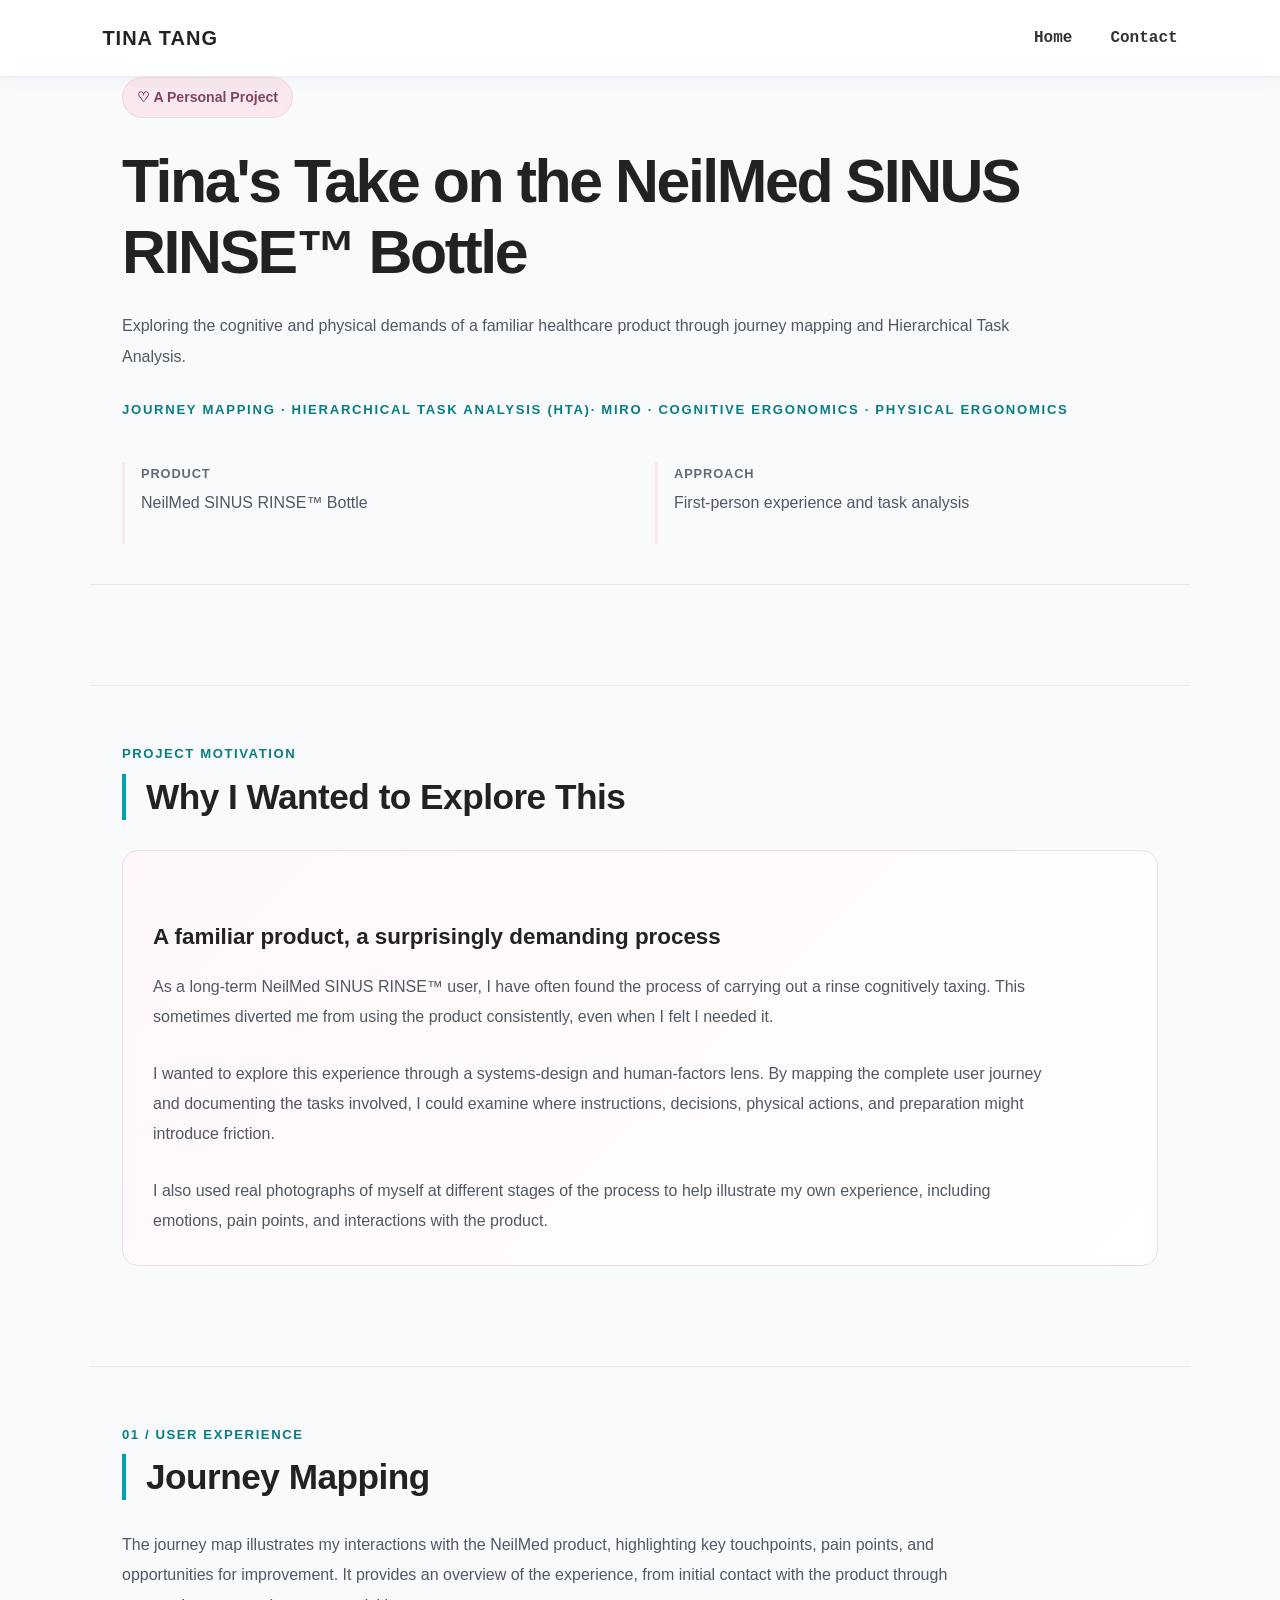
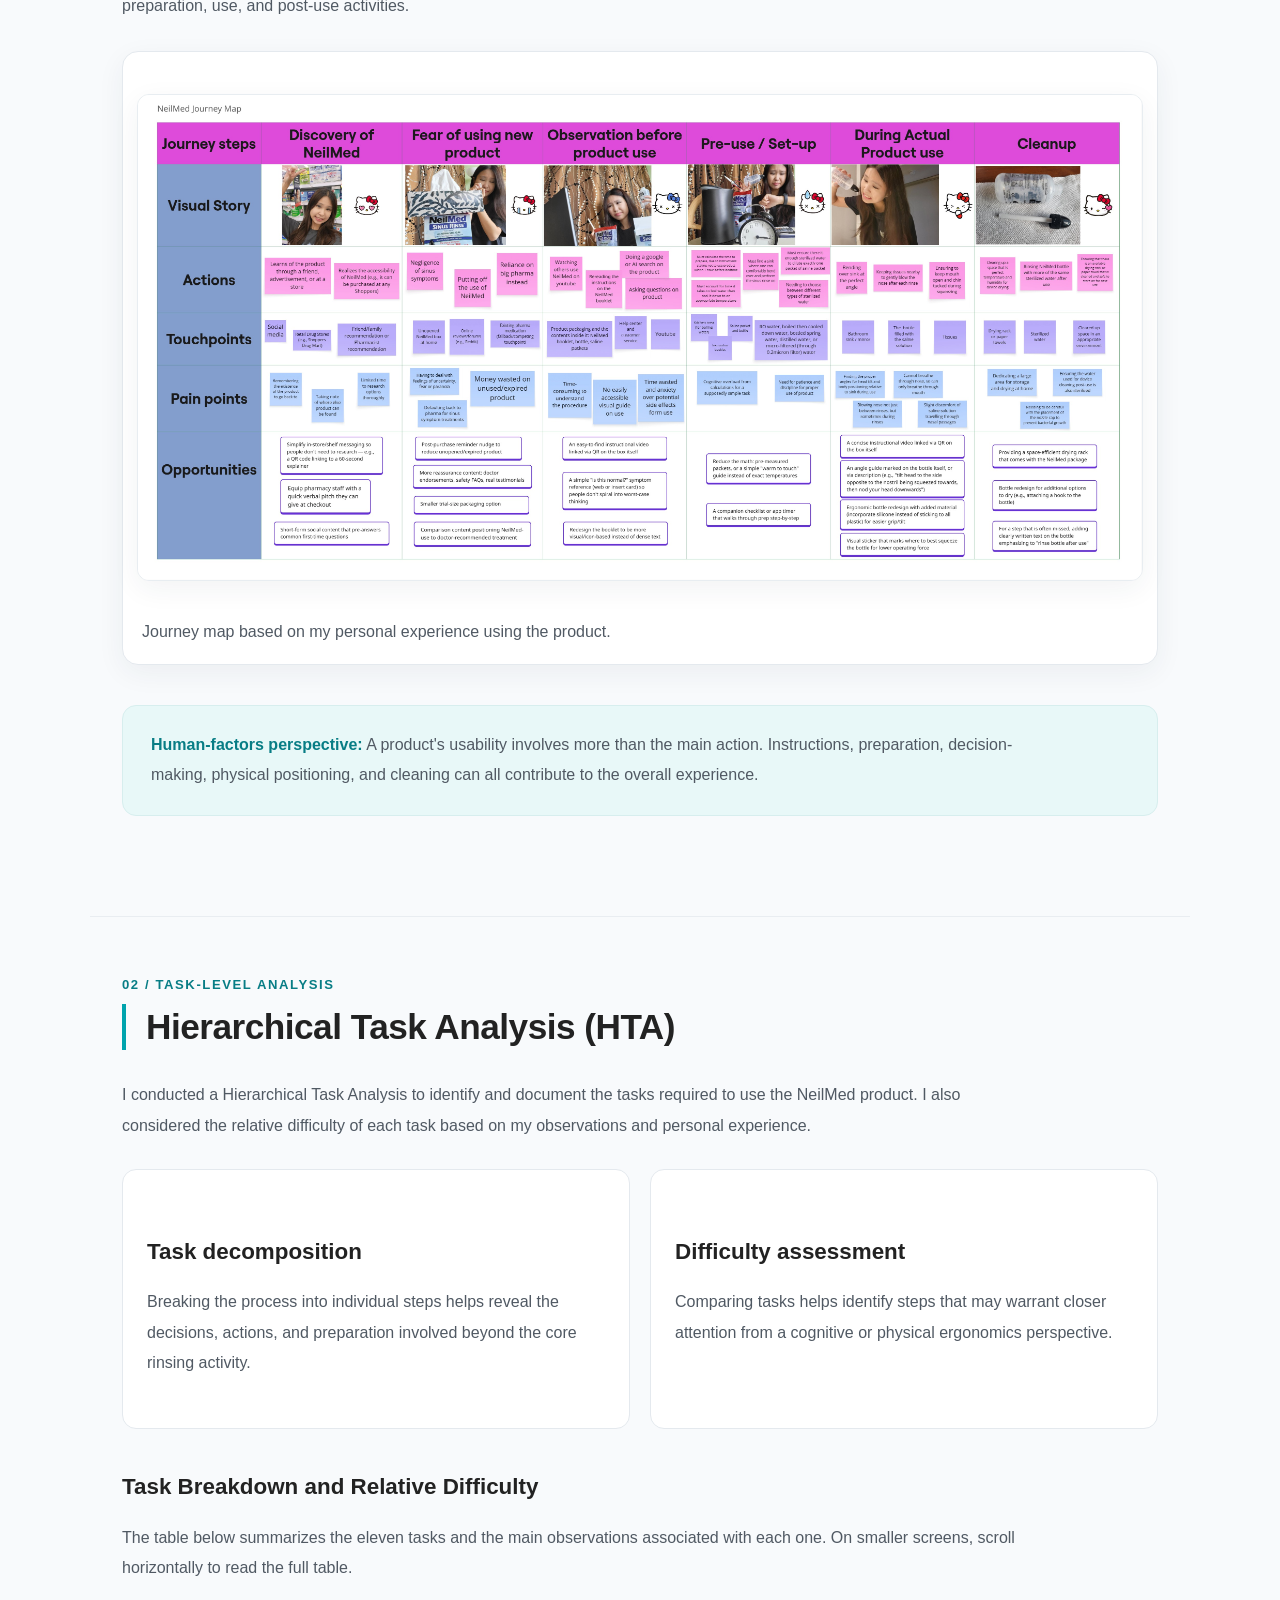
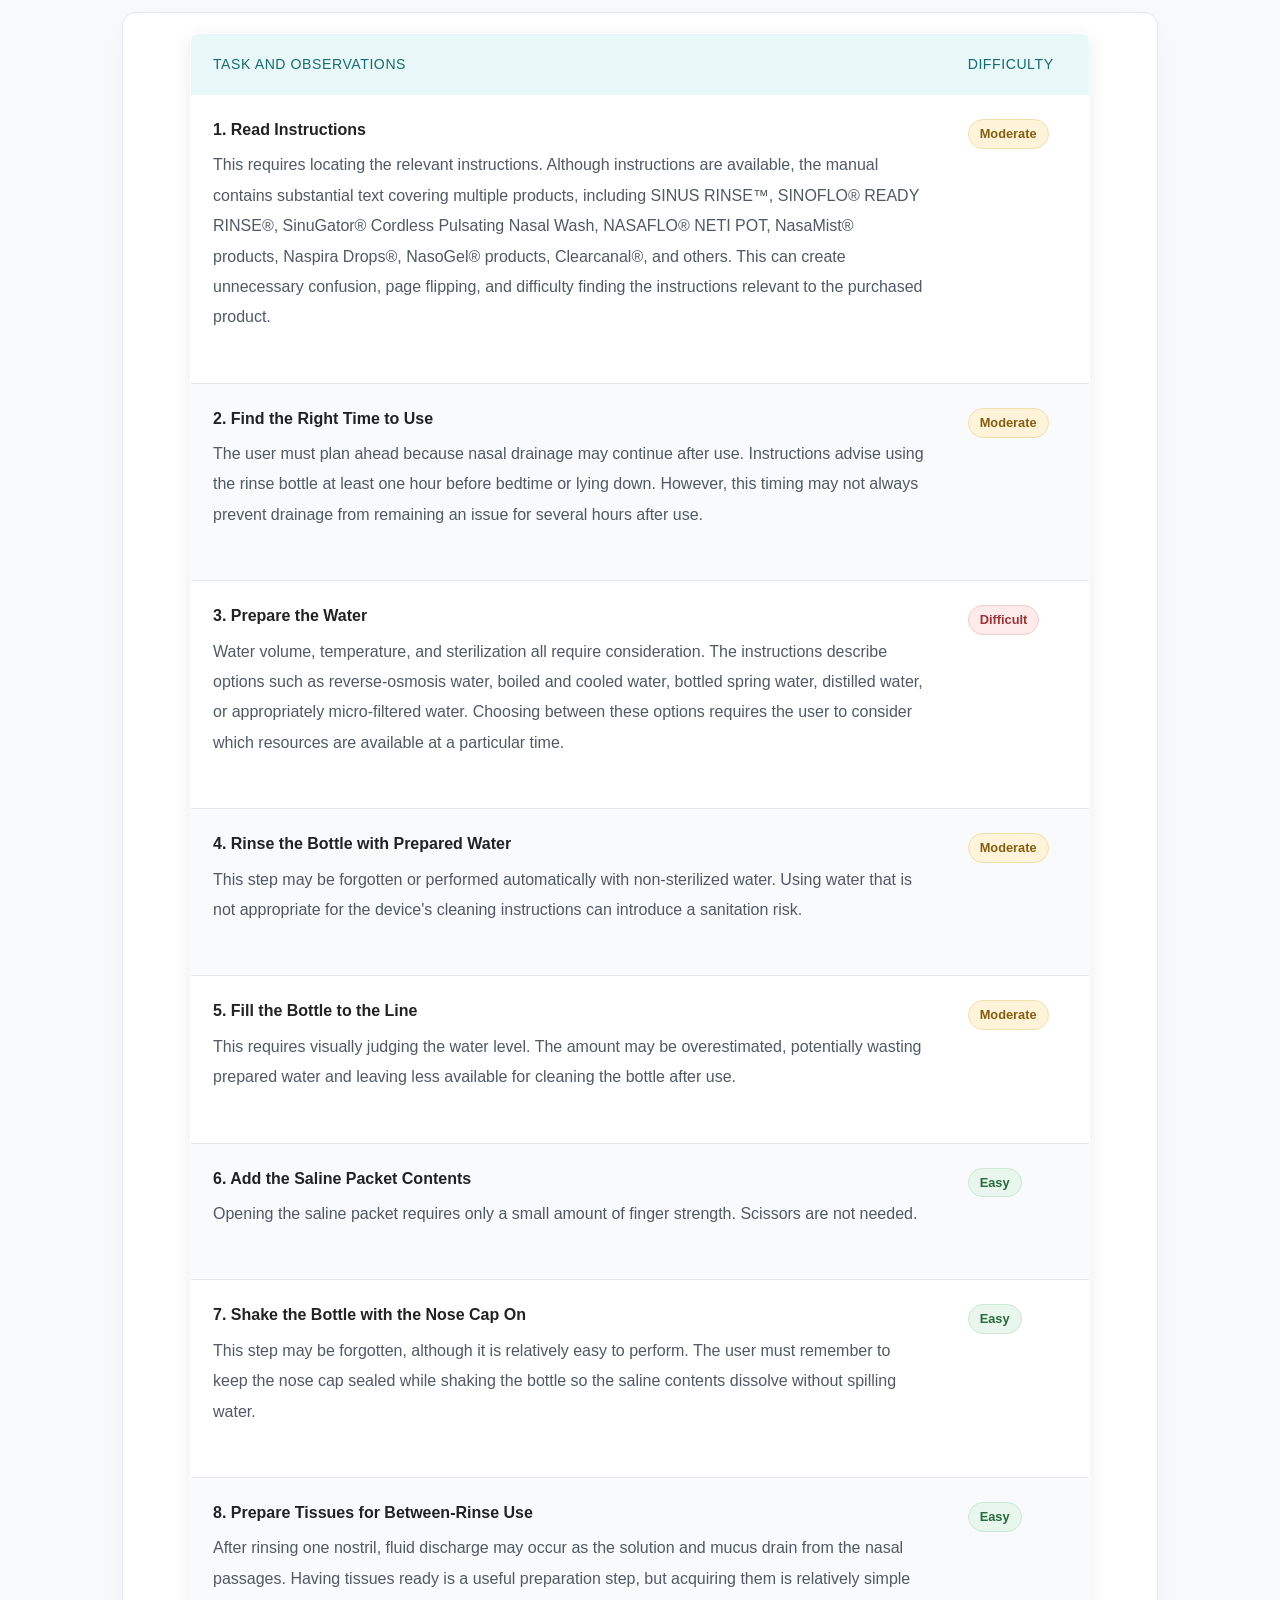
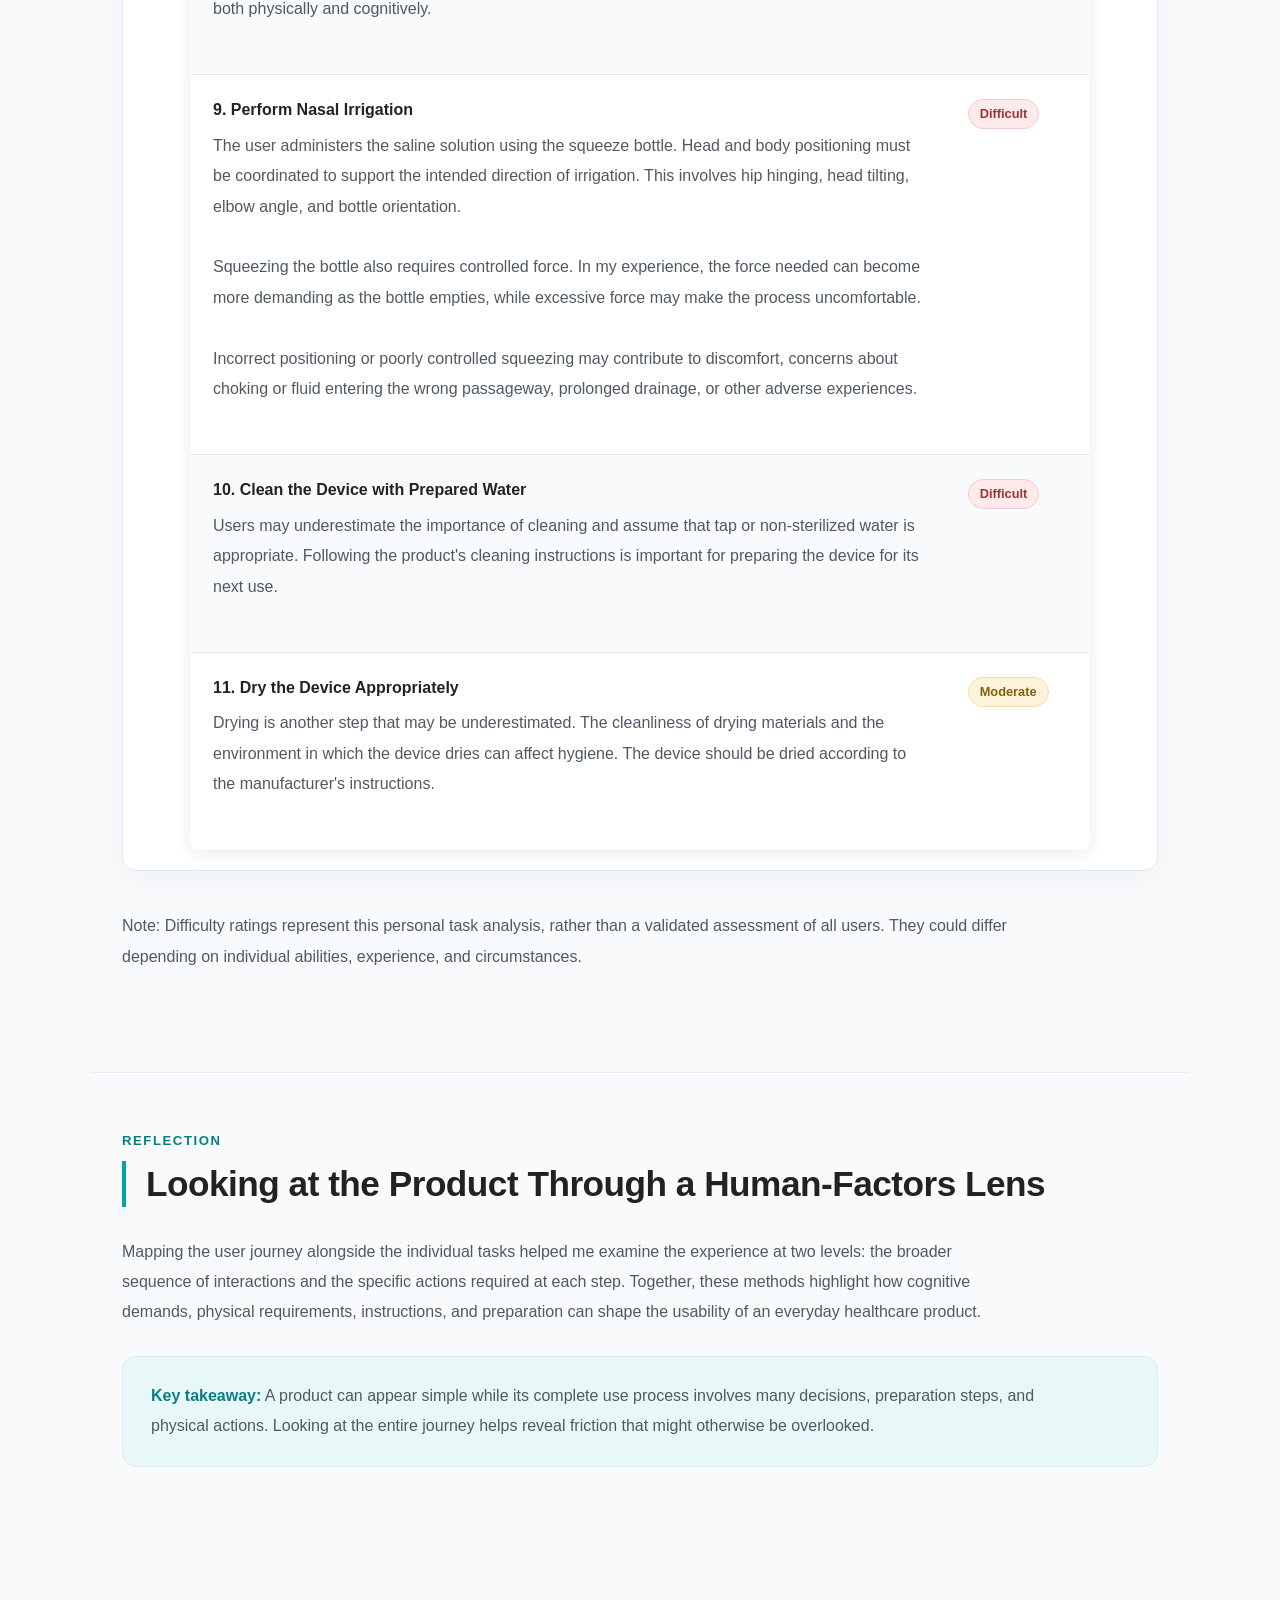
<file: neilmed.html>
<!DOCTYPE html>
<html lang="en">

<head>
    <meta charset="UTF-8">
    <meta name="viewport" content="width=device-width, initial-scale=1.0">
    <title>NeilMed SINUS RINSE™ | Human Factors Case Study</title>
    <link rel="stylesheet" href="style.css">

    <style>
        :root {
            --case-accent: #00a3ad;
            --case-accent-dark: #087d85;
            --case-accent-soft: #e8f8f8;
            --case-pink: #f9e8ef;
            --case-bg: #f8fafc;
            --case-card: #ffffff;
            --case-text: #222222;
            --case-muted: #626b73;
            --case-border: #e4e9ee;
        }

        html {
            scroll-behavior: smooth;
            scroll-padding-top: 100px;
        }

        body.light-mode {
            background: var(--case-bg);
            color: var(--case-text);
            font-family: "Segoe UI", Arial, sans-serif;
            line-height: 1.8;
        }

        .navbar {
            padding: 20px 6%;
            background: rgba(255, 255, 255, 0.96);
            border-bottom: 1px solid var(--case-border);
            box-shadow: 0 4px 20px rgba(30, 50, 70, 0.04);
        }

        .navbar nav {
            display: flex;
            flex-wrap: wrap;
            gap: 28px;
        }

        .navbar nav a {
            text-decoration: none;
        }

        .case-study {
            width: min(1100px, 88%);
            margin: 0 auto;
            padding-bottom: 100px;
        }

        /* Project introduction */
        .project-hero {
            padding: 85px 0 60px;
            border-bottom: 1px solid var(--case-border);
        }

        .eyebrow {
            margin: 0 0 16px;
            color: var(--case-accent-dark);
            font-size: 0.82rem;
            font-weight: 700;
            letter-spacing: 0.13em;
            text-transform: uppercase;
        }

        .project-hero h1 {
            max-width: 900px;
            margin: 0 0 24px;
            font-size: clamp(2.2rem, 5vw, 3.8rem);
            line-height: 1.16;
            letter-spacing: -0.04em;
        }

        .project-subtitle {
            max-width: 780px;
            margin: 0 0 26px;
            color: var(--case-muted);
            font-size: 1.1rem;
            line-height: 1.9;
        }

        .personal-label {
            display: inline-block;
            margin: 0 0 28px;
            padding: 7px 14px;
            border: 1px solid #f0d5e1;
            border-radius: 30px;
            background: var(--case-pink);
            color: #80445e;
            font-size: 0.88rem;
            font-weight: 600;
        }

        .project-tags {
            display: flex;
            flex-wrap: wrap;
            gap: 10px;
            margin: 25px 0 35px;
        }

        .project-tags span {
            padding: 7px 13px;
            border: 1px solid #cdeced;
            border-radius: 30px;
            background: var(--case-accent-soft);
            color: var(--case-accent-dark);
            font-size: 0.83rem;
            font-weight: 600;
            line-height: 1.5;
        }

        .project-meta {
            display: grid;
            grid-template-columns: repeat(2, minmax(0, 1fr));
            gap: 18px 30px;
            margin-top: 30px;
        }

        .meta-item {
            padding-left: 16px;
            border-left: 3px solid var(--case-pink);
        }

        .meta-item strong {
            display: block;
            margin-bottom: 3px;
            color: var(--case-muted);
            font-size: 0.8rem;
            letter-spacing: 0.07em;
            text-transform: uppercase;
        }

        .meta-item p {
            margin: 0;
        }

        /* Main sections */
        .case-section {
            margin-top: 85px;
            scroll-margin-top: 100px;
        }

        .section-number {
            display: block;
            margin-bottom: 8px;
            color: var(--case-accent-dark);
            font-size: 0.82rem;
            font-weight: 700;
            letter-spacing: 0.12em;
            text-transform: uppercase;
        }

        .case-section h2 {
            margin: 0 0 28px;
            padding-left: 18px;
            border-left: 4px solid var(--case-accent);
            font-size: clamp(1.65rem, 3vw, 2.15rem);
            line-height: 1.3;
            letter-spacing: -0.025em;
        }

        .case-section h3 {
            margin: 35px 0 14px;
            font-size: 1.35rem;
            line-height: 1.45;
        }

        .case-section p {
            margin: 0 0 22px;
            line-height: 1.9;
        }

        .case-section a {
            color: var(--case-accent-dark);
            text-underline-offset: 4px;
        }

        /* Personal reflection */
        .reflection-card {
            margin: 28px 0;
            padding: 28px 30px;
            border: 1px solid #f0dce5;
            border-radius: 16px;
            background: linear-gradient(135deg, #fff7fa, #ffffff);
        }

        .reflection-card h3 {
            margin: 0 0 12px;
            color: #80445e;
        }

        .reflection-card p:last-child {
            margin-bottom: 0;
        }

        .insight-card {
            margin: 28px 0;
            padding: 24px 28px;
            border: 1px solid #d7eeee;
            border-radius: 14px;
            background: var(--case-accent-soft);
        }

        .insight-card p:last-child {
            margin-bottom: 0;
        }

        .insight-card strong {
            color: var(--case-accent-dark);
        }

        /* Journey map */
        .image-frame {
            margin: 30px 0;
            padding: 14px;
            border: 1px solid var(--case-border);
            border-radius: 16px;
            background: white;
            box-shadow: 0 8px 28px rgba(30, 50, 70, 0.06);
        }

        .image-frame img {
            display: block;
            width: 100%;
            height: auto;
            border-radius: 8px;
        }

        .image-caption {
            margin: 14px 5px 3px !important;
            color: var(--case-muted);
            font-size: 0.9rem;
        }

        /* HTA introduction cards */
        .hta-overview {
            display: grid;
            grid-template-columns: repeat(2, minmax(0, 1fr));
            gap: 20px;
            margin: 28px 0;
        }

        .overview-card {
            padding: 24px;
            border: 1px solid var(--case-border);
            border-radius: 14px;
            background: white;
        }

        .overview-card h3 {
            margin: 0 0 10px;
            color: var(--case-accent-dark);
            font-size: 1.15rem;
        }

        .overview-card p {
            margin: 0;
            color: var(--case-muted);
        }

        /* Task analysis table */
        .table-intro {
            color: var(--case-muted);
        }

        .table-scroll {
            width: 100%;
            margin-top: 28px;
            overflow-x: auto;
            border: 1px solid var(--case-border);
            border-radius: 14px;
            background: white;
            box-shadow: 0 8px 28px rgba(30, 50, 70, 0.04);
            -webkit-overflow-scrolling: touch;
        }

        .task-table {
            width: 100%;
            min-width: 720px;
            border-collapse: collapse;
            background: white;
            font-size: 0.95rem;
            line-height: 1.8;
        }

        .task-table th {
            padding: 18px 22px;
            background: var(--case-accent-soft);
            color: #176a70;
            text-align: left;
            font-size: 0.88rem;
            letter-spacing: 0.04em;
            text-transform: uppercase;
        }

        .task-table th:first-child {
            width: 84%;
        }

        .task-table th:last-child {
            width: 16%;
        }

        .task-table td {
            padding: 24px 22px;
            border-bottom: 1px solid var(--case-border);
            vertical-align: top;
        }

        .task-table tr:last-child td {
            border-bottom: none;
        }

        .task-table tbody tr:nth-child(even) {
            background: #fbfcfd;
        }

        .task-table tbody tr:hover {
            background: #f1fbfb;
        }

        .task-name {
            display: block;
            margin-bottom: 9px;
            color: var(--case-text);
            font-size: 1rem;
        }

        .task-detail {
            margin: 0;
            color: #505962;
            overflow-wrap: anywhere;
        }

        .difficulty {
            display: inline-block;
            padding: 5px 11px;
            border: 1px solid transparent;
            border-radius: 30px;
            font-size: 0.8rem;
            font-weight: 700;
            white-space: nowrap;
        }

        .difficulty-easy {
            background: #e8f6ed;
            border-color: #cce8d4;
            color: #286b3c;
        }

        .difficulty-moderate {
            background: #fff4d9;
            border-color: #f0dfac;
            color: #835e10;
        }

        .difficulty-difficult {
            background: #fdeaea;
            border-color: #f2cccc;
            color: #9b3535;
        }

        .table-note {
            margin-top: 14px !important;
            color: var(--case-muted);
            font-size: 0.88rem;
        }

        /* Responsive */
        @media (max-width: 700px) {
            .case-study {
                width: 90%;
            }

            .project-hero {
                padding: 55px 0 42px;
            }

            .project-meta,
            .hta-overview {
                grid-template-columns: 1fr;
            }

            .case-section {
                margin-top: 62px;
            }

            .reflection-card,
            .insight-card,
            .overview-card {
                padding: 21px;
            }

            .image-frame {
                padding: 8px;
            }

            .task-table {
                min-width: 680px;
            }
        }
    </style>
</head>

<body class="light-mode">

    <!-- Navigation -->
    <header class="navbar">
        <div class="logo">TINA TANG</div>

        <nav>
            <a href="index.html#about">Home</a>
            <a href="index.html#contact">Contact</a>
        </nav>
    </header>

    <main class="case-study">

        <!-- Project Introduction -->
        <section class="project-hero">
<span class="personal-label">♡ A Personal Project</span>


            <h1>Tina's Take on the NeilMed SINUS RINSE™ Bottle</h1>

            <p class="project-subtitle">
                Exploring the cognitive and physical demands of a familiar
                healthcare product through journey mapping and Hierarchical
                Task Analysis.
            </p>

             <div class="eyebrow">Journey Mapping · Hierarchical Task Analysis (HTA)· Miro · Cognitive Ergonomics · Physical Ergonomics</div>
        

            <div class="project-meta">
                <div class="meta-item">
                    <strong>Product</strong>
                    <p>NeilMed SINUS RINSE™ Bottle</p>
                </div>

                <div class="meta-item">
                    <strong>Approach</strong>
                    <p>First-person experience and task analysis</p>
                </div>
            </div>
        </section>


        <!-- Project Motivation -->
        <section class="case-section">
            <span class="section-number">Project Motivation</span>
            <h2>Why I Wanted to Explore This</h2>

            <div class="reflection-card">
                <h3>A familiar product, a surprisingly demanding process</h3>

                <p>
                    As a long-term NeilMed SINUS RINSE™ user, I have often found
                    the process of carrying out a rinse cognitively taxing.
                    This sometimes diverted me from using the product consistently,
                    even when I felt I needed it.
                </p>

                <p>
                    I wanted to explore this experience through a systems-design
                    and human-factors lens. By mapping the complete user journey
                    and documenting the tasks involved, I could examine where
                    instructions, decisions, physical actions, and preparation
                    might introduce friction.
                </p>

                <p>
                    I also used real photographs of myself at different stages
                    of the process to help illustrate my own experience, including
                    emotions, pain points, and interactions with the product.
                </p>
            </div>
        </section>


        <!-- Section I: Journey Mapping -->
        <section class="case-section" id="journey-mapping">
            <span class="section-number">01 / User Experience</span>
            <h2>Journey Mapping</h2>

            <p>
                The journey map illustrates my interactions with the NeilMed
                product, highlighting key touchpoints, pain points, and
                opportunities for improvement. It provides an overview of
                the experience, from initial contact with the product through
                preparation, use, and post-use activities.
            </p>

            <div class="image-frame">
                <img
                    src="neilmed-journey-map.jpg"
                    alt="Journey map documenting the user's experience with the NeilMed SINUS RINSE bottle">
                <p class="image-caption">
                    Journey map based on my personal experience using the product.
                </p>
            </div>

            <div class="insight-card">
                <p>
                    <strong>Human-factors perspective:</strong> A product's
                    usability involves more than the main action. Instructions,
                    preparation, decision-making, physical positioning, and
                    cleaning can all contribute to the overall experience.
                </p>
            </div>
        </section>


        <!-- Section II: HTA -->
        <section class="case-section" id="hierarchical-task-analysis">
            <span class="section-number">02 / Task-Level Analysis</span>
            <h2>Hierarchical Task Analysis (HTA)</h2>

            <p>
                I conducted a Hierarchical Task Analysis to identify and document
                the tasks required to use the NeilMed product. I also considered
                the relative difficulty of each task based on my observations
                and personal experience.
            </p>

            <div class="hta-overview">
                <div class="overview-card">
                    <h3>Task decomposition</h3>
                    <p>
                        Breaking the process into individual steps helps reveal
                        the decisions, actions, and preparation involved beyond
                        the core rinsing activity.
                    </p>
                </div>

                <div class="overview-card">
                    <h3>Difficulty assessment</h3>
                    <p>
                        Comparing tasks helps identify steps that may warrant
                        closer attention from a cognitive or physical ergonomics
                        perspective.
                    </p>
                </div>
            </div>

            <h3>Task Breakdown and Relative Difficulty</h3>

            <p class="table-intro">
                The table below summarizes the eleven tasks and the main
                observations associated with each one. On smaller screens,
                scroll horizontally to read the full table.
            </p>

            <div class="table-scroll">
                <table class="task-table">
                    <thead>
                        <tr>
                            <th scope="col">Task and Observations</th>
                            <th scope="col">Difficulty</th>
                        </tr>
                    </thead>

                    <tbody>
                        <tr>
                            <td>
                                <strong class="task-name">1. Read Instructions</strong>
                                <p class="task-detail">
                                    This requires locating the relevant instructions.
                                    Although instructions are available, the manual
                                    contains substantial text covering multiple products,
                                    including SINUS RINSE™, SINOFLO® READY RINSE®,
                                    SinuGator® Cordless Pulsating Nasal Wash, NASAFLO®
                                    NETI POT, NasaMist® products, Naspira Drops®,
                                    NasoGel® products, Clearcanal®, and others.
                                    This can create unnecessary confusion, page flipping,
                                    and difficulty finding the instructions relevant
                                    to the purchased product.
                                </p>
                            </td>
                            <td>
                                <span class="difficulty difficulty-moderate">Moderate</span>
                            </td>
                        </tr>

                        <tr>
                            <td>
                                <strong class="task-name">
                                    2. Find the Right Time to Use
                                </strong>
                                <p class="task-detail">
                                    The user must plan ahead because nasal drainage
                                    may continue after use. Instructions advise using
                                    the rinse bottle at least one hour before bedtime
                                    or lying down. However, this timing may not always
                                    prevent drainage from remaining an issue for
                                    several hours after use.
                                </p>
                            </td>
                            <td>
                                <span class="difficulty difficulty-moderate">Moderate</span>
                            </td>
                        </tr>

                        <tr>
                            <td>
                                <strong class="task-name">
                                    3. Prepare the Water
                                </strong>
                                <p class="task-detail">
                                    Water volume, temperature, and sterilization all
                                    require consideration. The instructions describe
                                    options such as reverse-osmosis water, boiled and
                                    cooled water, bottled spring water, distilled water,
                                    or appropriately micro-filtered water. Choosing
                                    between these options requires the user to consider
                                    which resources are available at a particular time.
                                </p>
                            </td>
                            <td>
                                <span class="difficulty difficulty-difficult">Difficult</span>
                            </td>
                        </tr>

                        <tr>
                            <td>
                                <strong class="task-name">
                                    4. Rinse the Bottle with Prepared Water
                                </strong>
                                <p class="task-detail">
                                    This step may be forgotten or performed
                                    automatically with non-sterilized water.
                                    Using water that is not appropriate for the
                                    device's cleaning instructions can introduce
                                    a sanitation risk.
                                </p>
                            </td>
                            <td>
                                <span class="difficulty difficulty-moderate">Moderate</span>
                            </td>
                        </tr>

                        <tr>
                            <td>
                                <strong class="task-name">
                                    5. Fill the Bottle to the Line
                                </strong>
                                <p class="task-detail">
                                    This requires visually judging the water level.
                                    The amount may be overestimated, potentially
                                    wasting prepared water and leaving less available
                                    for cleaning the bottle after use.
                                </p>
                            </td>
                            <td>
                                <span class="difficulty difficulty-moderate">Moderate</span>
                            </td>
                        </tr>

                        <tr>
                            <td>
                                <strong class="task-name">
                                    6. Add the Saline Packet Contents
                                </strong>
                                <p class="task-detail">
                                    Opening the saline packet requires only a small
                                    amount of finger strength. Scissors are not needed.
                                </p>
                            </td>
                            <td>
                                <span class="difficulty difficulty-easy">Easy</span>
                            </td>
                        </tr>

                        <tr>
                            <td>
                                <strong class="task-name">
                                    7. Shake the Bottle with the Nose Cap On
                                </strong>
                                <p class="task-detail">
                                    This step may be forgotten, although it is
                                    relatively easy to perform. The user must remember
                                    to keep the nose cap sealed while shaking the
                                    bottle so the saline contents dissolve without
                                    spilling water.
                                </p>
                            </td>
                            <td>
                                <span class="difficulty difficulty-easy">Easy</span>
                            </td>
                        </tr>

                        <tr>
                            <td>
                                <strong class="task-name">
                                    8. Prepare Tissues for Between-Rinse Use
                                </strong>
                                <p class="task-detail">
                                    After rinsing one nostril, fluid discharge may
                                    occur as the solution and mucus drain from the
                                    nasal passages. Having tissues ready is a useful
                                    preparation step, but acquiring them is relatively
                                    simple both physically and cognitively.
                                </p>
                            </td>
                            <td>
                                <span class="difficulty difficulty-easy">Easy</span>
                            </td>
                        </tr>

                        <tr>
                            <td>
                                <strong class="task-name">
                                    9. Perform Nasal Irrigation
                                </strong>
                                <p class="task-detail">
                                    The user administers the saline solution using
                                    the squeeze bottle. Head and body positioning
                                    must be coordinated to support the intended
                                    direction of irrigation. This involves hip
                                    hinging, head tilting, elbow angle, and bottle
                                    orientation.
                                    <br><br>
                                    Squeezing the bottle also requires controlled
                                    force. In my experience, the force needed can
                                    become more demanding as the bottle empties,
                                    while excessive force may make the process
                                    uncomfortable.
                                    <br><br>
                                    Incorrect positioning or poorly controlled
                                    squeezing may contribute to discomfort, concerns
                                    about choking or fluid entering the wrong
                                    passageway, prolonged drainage, or other
                                    adverse experiences.
                                </p>
                            </td>
                            <td>
                                <span class="difficulty difficulty-difficult">Difficult</span>
                            </td>
                        </tr>

                        <tr>
                            <td>
                                <strong class="task-name">
                                    10. Clean the Device with Prepared Water
                                </strong>
                                <p class="task-detail">
                                    Users may underestimate the importance of cleaning
                                    and assume that tap or non-sterilized water is
                                    appropriate. Following the product's cleaning
                                    instructions is important for preparing the
                                    device for its next use.
                                </p>
                            </td>
                            <td>
                                <span class="difficulty difficulty-difficult">Difficult</span>
                            </td>
                        </tr>

                        <tr>
                            <td>
                                <strong class="task-name">
                                    11. Dry the Device Appropriately
                                </strong>
                                <p class="task-detail">
                                    Drying is another step that may be underestimated.
                                    The cleanliness of drying materials and the
                                    environment in which the device dries can affect
                                    hygiene. The device should be dried according
                                    to the manufacturer's instructions.
                                </p>
                            </td>
                            <td>
                                <span class="difficulty difficulty-moderate">Moderate</span>
                            </td>
                        </tr>
                    </tbody>
                </table>
            </div>

            <p class="table-note">
                Note: Difficulty ratings represent this personal task analysis,
                rather than a validated assessment of all users. They could differ
                depending on individual abilities, experience, and circumstances.
            </p>
        </section>


        <!-- Closing Reflection -->
        <section class="case-section">
            <span class="section-number">Reflection</span>
            <h2>Looking at the Product Through a Human-Factors Lens</h2>

            <p>
                Mapping the user journey alongside the individual tasks helped me
                examine the experience at two levels: the broader sequence of
                interactions and the specific actions required at each step.
                Together, these methods highlight how cognitive demands, physical
                requirements, instructions, and preparation can shape the usability
                of an everyday healthcare product.
            </p>

            <div class="insight-card">
                <p>
                    <strong>Key takeaway:</strong> A product can appear simple
                    while its complete use process involves many decisions,
                    preparation steps, and physical actions. Looking at the
                    entire journey helps reveal friction that might otherwise
                    be overlooked.
                </p>
            </div>
        </section>

    </main>

</body>
</html>
</file>
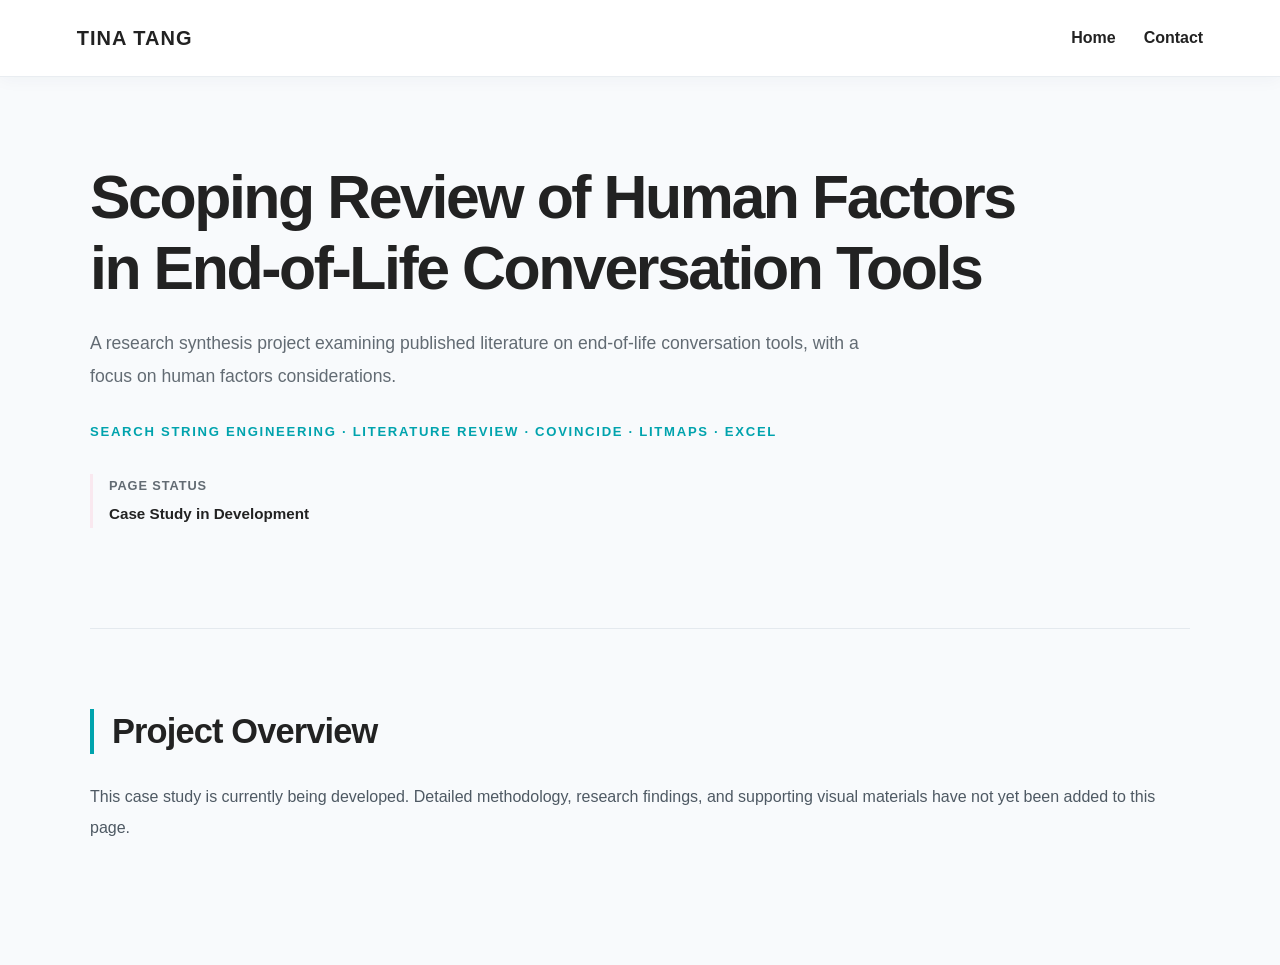
<file: scopingreview.html>
<!DOCTYPE html>
<html lang="en">
<head>
    <meta charset="UTF-8">
    <meta name="viewport" content="width=device-width, initial-scale=1.0">
    <title>Scoping Review | Tina Tang</title>
    <link rel="stylesheet" href="style.css">
</head>

<body class="light-mode portfolio-case">

    <header class="navbar">
        <div class="logo">TINA TANG</div>
        <nav aria-label="Main navigation">
            <a href="index.html#about">Home</a>
            <a href="index.html#contact">Contact</a>
        </nav>
    </header>

    <main class="case-study">

        <section class="project-hero">

            <h1>
                Scoping Review of Human Factors
                in End-of-Life Conversation Tools
            </h1>

            <p class="project-subtitle">
                A research synthesis project examining published
                literature on end-of-life conversation tools,
                with a focus on human factors considerations.
            </p>

            <div class="eyebrow">
                SEARCH STRING ENGINEERING · LITERATURE REVIEW ·
                COVINCIDE · LITMAPS · EXCEL
            </div>

            <div class="project-meta">

                <div class="meta-item">
                    <strong>Page Status</strong>
                    <p>Case Study in Development</p>
                </div>

            </div>

        </section>

        <section class="case-section">

            <h2>Project Overview</h2>

            <p>
                This case study is currently being developed.
                Detailed methodology, research findings,
                and supporting visual materials have not
                yet been added to this page.
            </p>

        </section>

    </main>

</body>
</html>
</file>
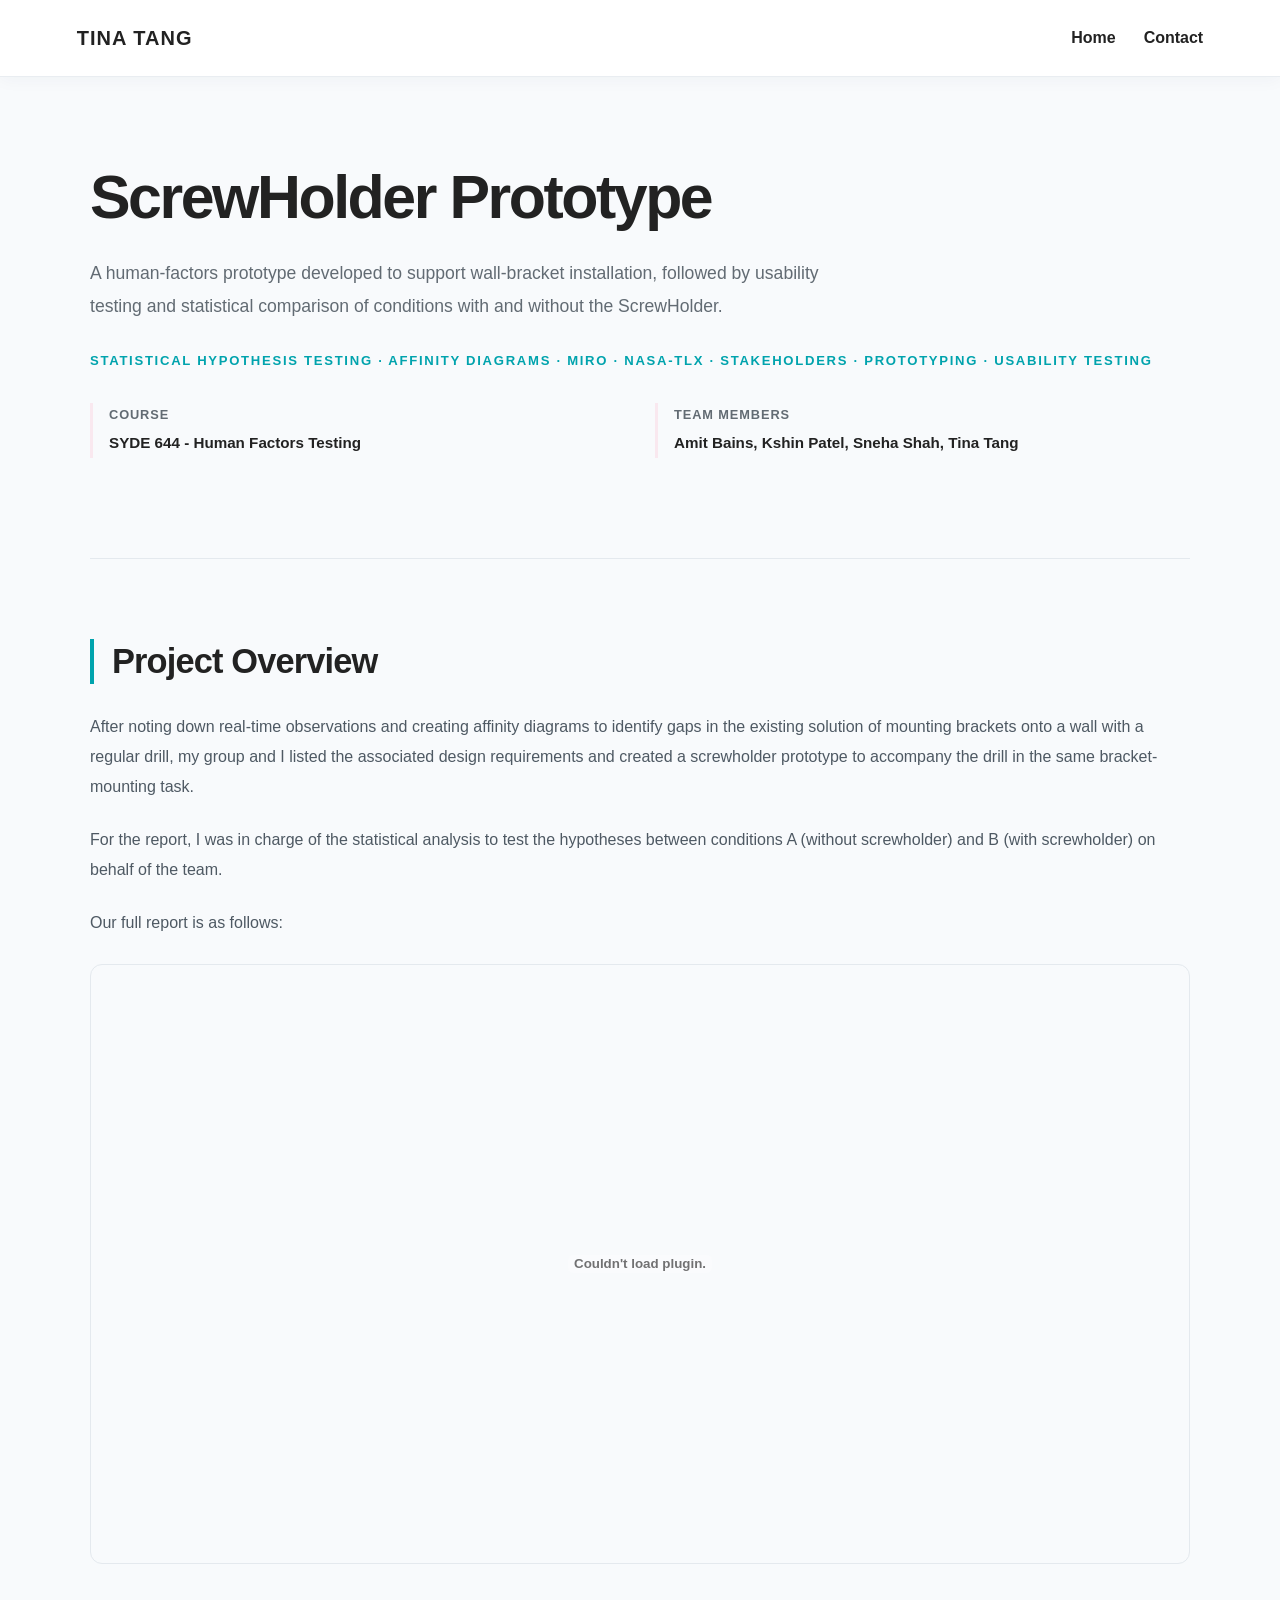
<file: screwholder.html>
<!DOCTYPE html>
<html lang="en">
<head>
    <meta charset="UTF-8">
    <meta name="viewport" content="width=device-width, initial-scale=1.0">
    <title>ScrewHolder Prototype | Tina Tang</title>
    <link rel="stylesheet" href="style.css">
</head>

<body class="light-mode portfolio-case">

    <header class="navbar">
        <div class="logo">TINA TANG</div>
        <nav aria-label="Main navigation">
            <a href="index.html#about">Home</a>
            <a href="index.html#contact">Contact</a>
        </nav>
    </header>

    <main class="case-study">

        <section class="project-hero">

            <h1>ScrewHolder Prototype</h1>

            <p class="project-subtitle">
                A human-factors prototype developed to support
                wall-bracket installation, followed by usability
                testing and statistical comparison of conditions
                with and without the ScrewHolder.
            </p>

            <div class="eyebrow">
                STATISTICAL HYPOTHESIS TESTING · AFFINITY DIAGRAMS ·
                MIRO · NASA-TLX · STAKEHOLDERS · PROTOTYPING ·
                USABILITY TESTING
            </div>

            <div class="project-meta">

                <div class="meta-item">
                    <strong>Course</strong>
                    <p>SYDE 644 - Human Factors Testing</p>
                </div>

                <div class="meta-item">
                    <strong>Team Members</strong>
                    <p>
                        Amit Bains, Kshin Patel,
                        Sneha Shah, Tina Tang
                    </p>
                </div>

            </div>

        </section>

        <section class="case-section">

            <h2>Project Overview</h2>

            <p>
                After noting down real-time observations and creating
                affinity diagrams to identify gaps in the existing
                solution of mounting brackets onto a wall with a
                regular drill, my group and I listed the associated
                design requirements and created a screwholder prototype
                to accompany the drill in the same bracket-mounting task.
            </p>

            <p>
                For the report, I was in charge of the statistical
                analysis to test the hypotheses between conditions
                A (without screwholder) and B (with screwholder)
                on behalf of the team.
            </p>

            <p>Our full report is as follows:</p>

            <div class="document-preview">
                <embed
                    src="SYDE44_Team9_Final_Report.pdf"
                    type="application/pdf"
                    width="100%"
                    height="600"
                    title="ScrewHolder Team Final Report"
                >
            </div>

        </section>

    </main>

</body>
</html>
</file>
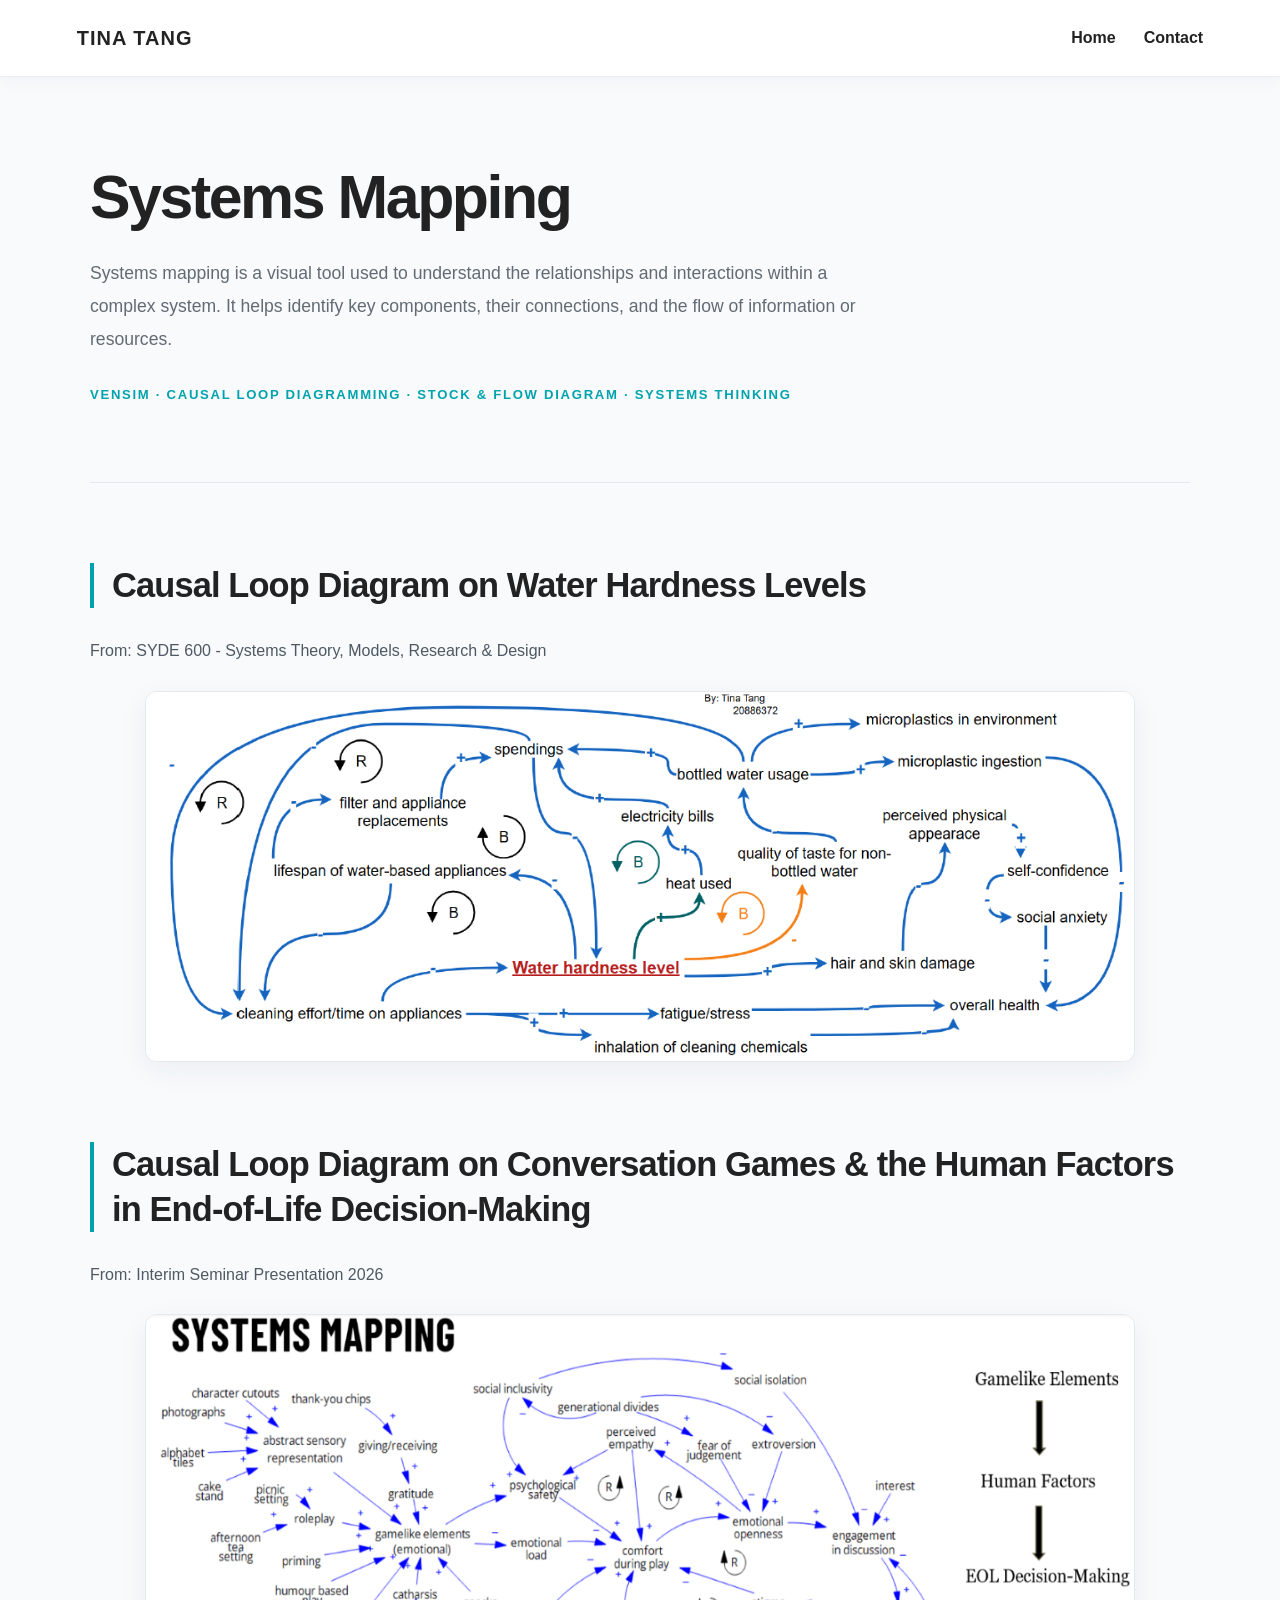
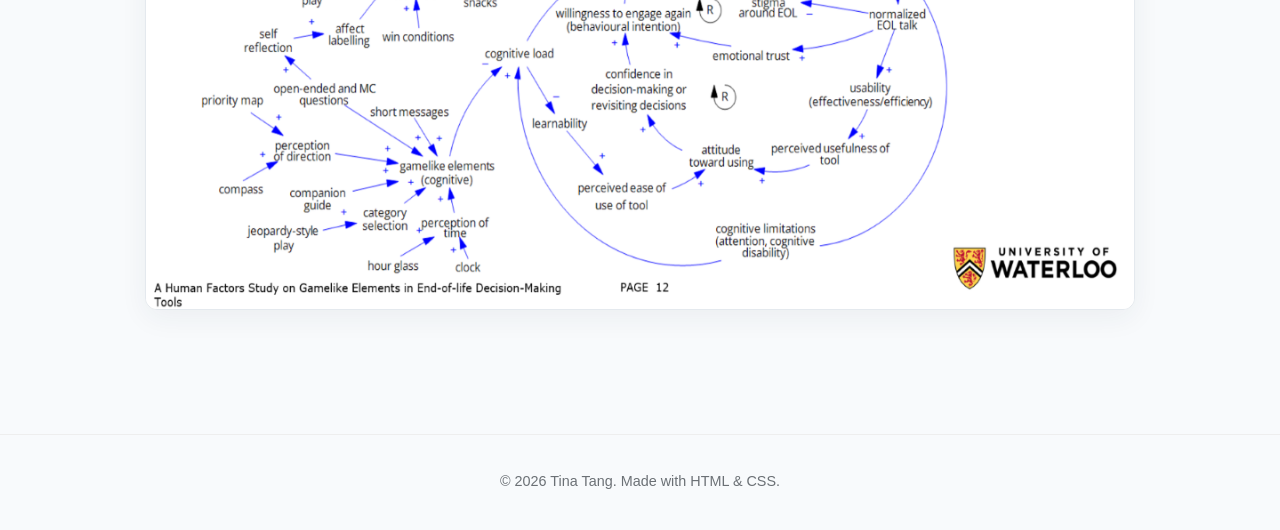
<file: systemsmapping.html>
<!DOCTYPE html>
<html lang="en">
<head>
    <meta charset="UTF-8">
    <meta name="viewport" content="width=device-width, initial-scale=1.0">
    <title>Systems Mapping | Tina Tang</title>
    <link rel="stylesheet" href="style.css">
</head>

<body class="light-mode portfolio-case">

    <header class="navbar">
        <div class="logo">TINA TANG</div>
        <nav aria-label="Main navigation">
            <a href="index.html#about">Home</a>
            <a href="index.html#contact">Contact</a>
        </nav>
    </header>

    <main class="case-study">

        <section class="project-hero">

            <h1>Systems Mapping</h1>

            <p class="project-subtitle">
                Systems mapping is a visual tool used to understand
                the relationships and interactions within a complex
                system. It helps identify key components, their
                connections, and the flow of information or resources.
            </p>

            <div class="eyebrow">
                Vensim · Causal Loop Diagramming ·
                Stock &amp; Flow Diagram · Systems Thinking
            </div>

        </section>

        <section class="case-section">

            <h2>Causal Loop Diagram on Water Hardness Levels</h2>

            <p>
                From: SYDE 600 - Systems Theory,
                Models, Research &amp; Design
            </p>

            <img
                src="CLD water hardness.PNG"
                alt="Causal Loop Diagram on Water Hardness Levels"
                style="display:block; width:90%; max-width:100%; height:auto; margin:24px auto;"
                loading="lazy"
            >

        </section>

        <section class="case-section">

            <h2>
                Causal Loop Diagram on Conversation Games
                &amp; the Human Factors in End-of-Life Decision-Making
            </h2>

            <p>From: Interim Seminar Presentation 2026</p>

            <img
                src="CLD-games.PNG"
                alt="Causal Loop Diagram on Conversation Games"
                style="display:block; width:90%; max-width:100%; height:auto; margin:24px auto;"
                loading="lazy"
            >

        </section>

    </main>

    <footer>
        <p>&copy; 2026 Tina Tang. Made with HTML &amp; CSS.</p>
    </footer>

</body>
</html>
</file>
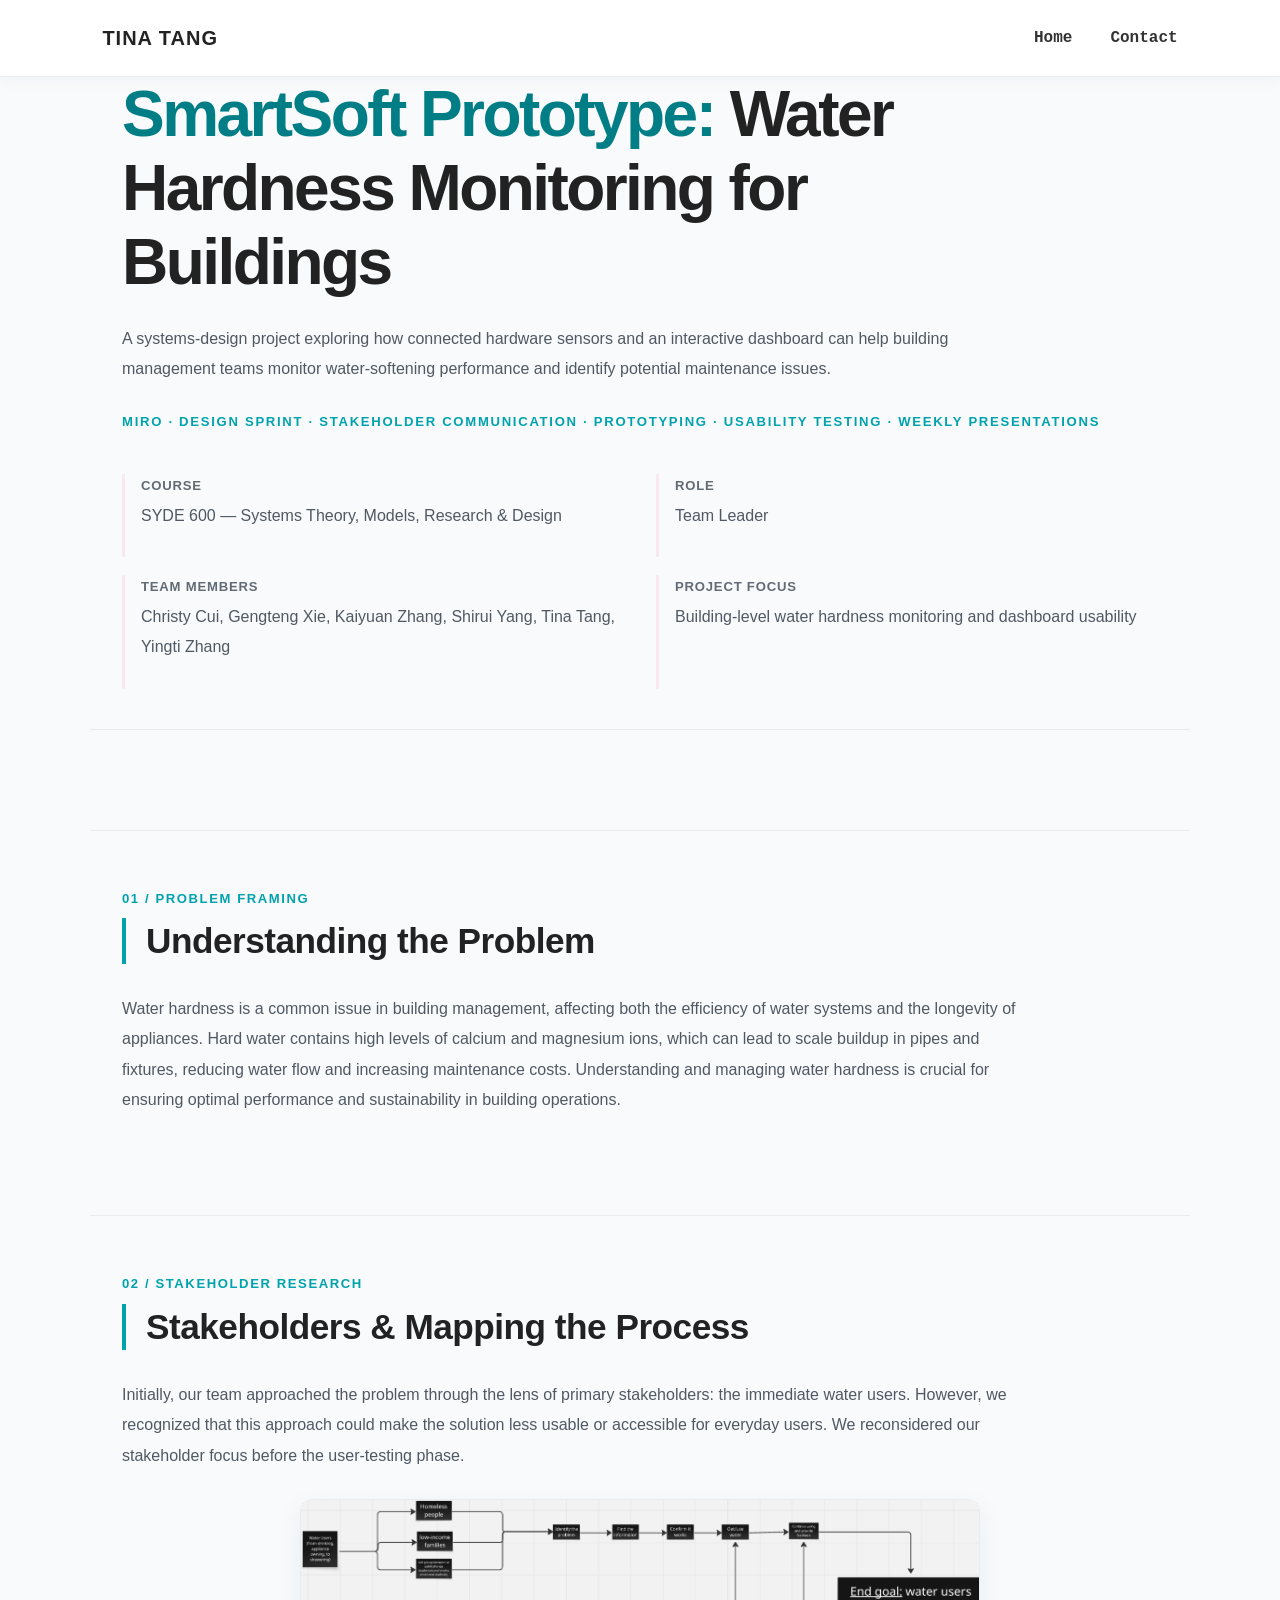
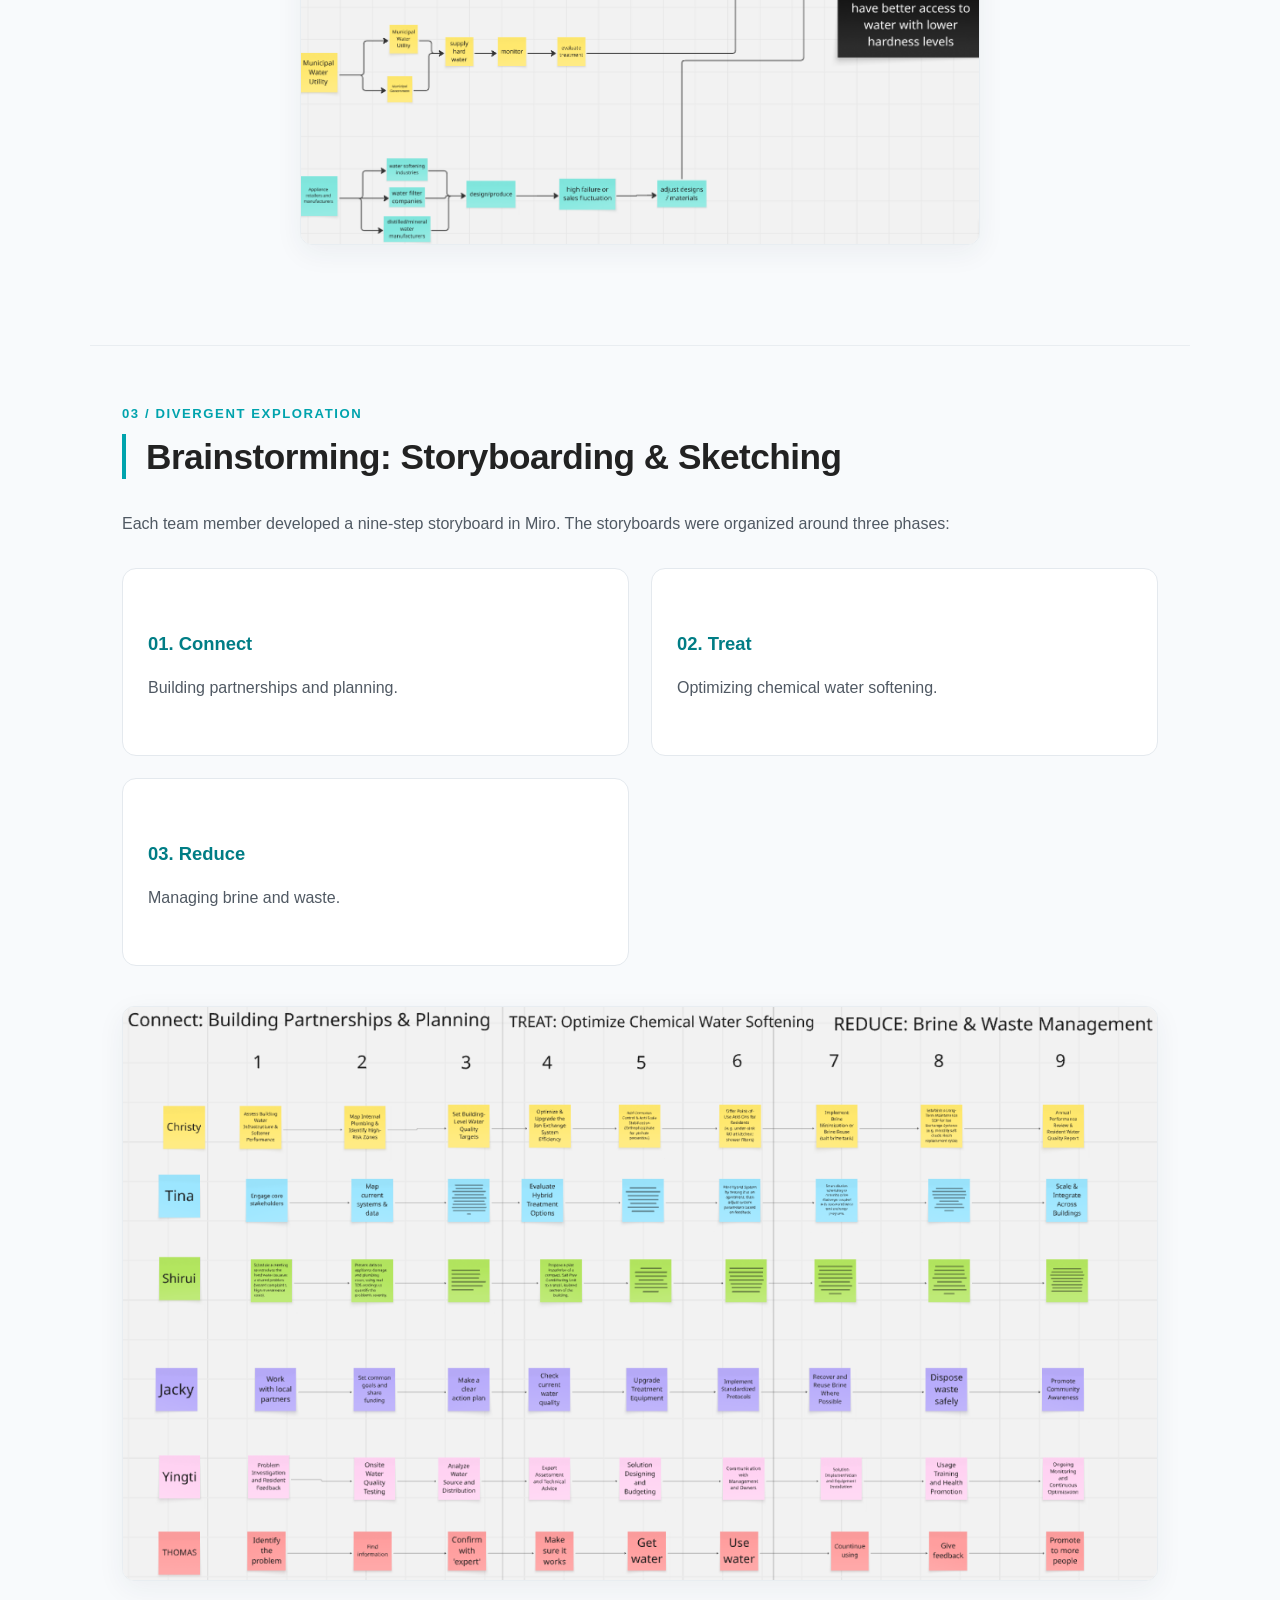
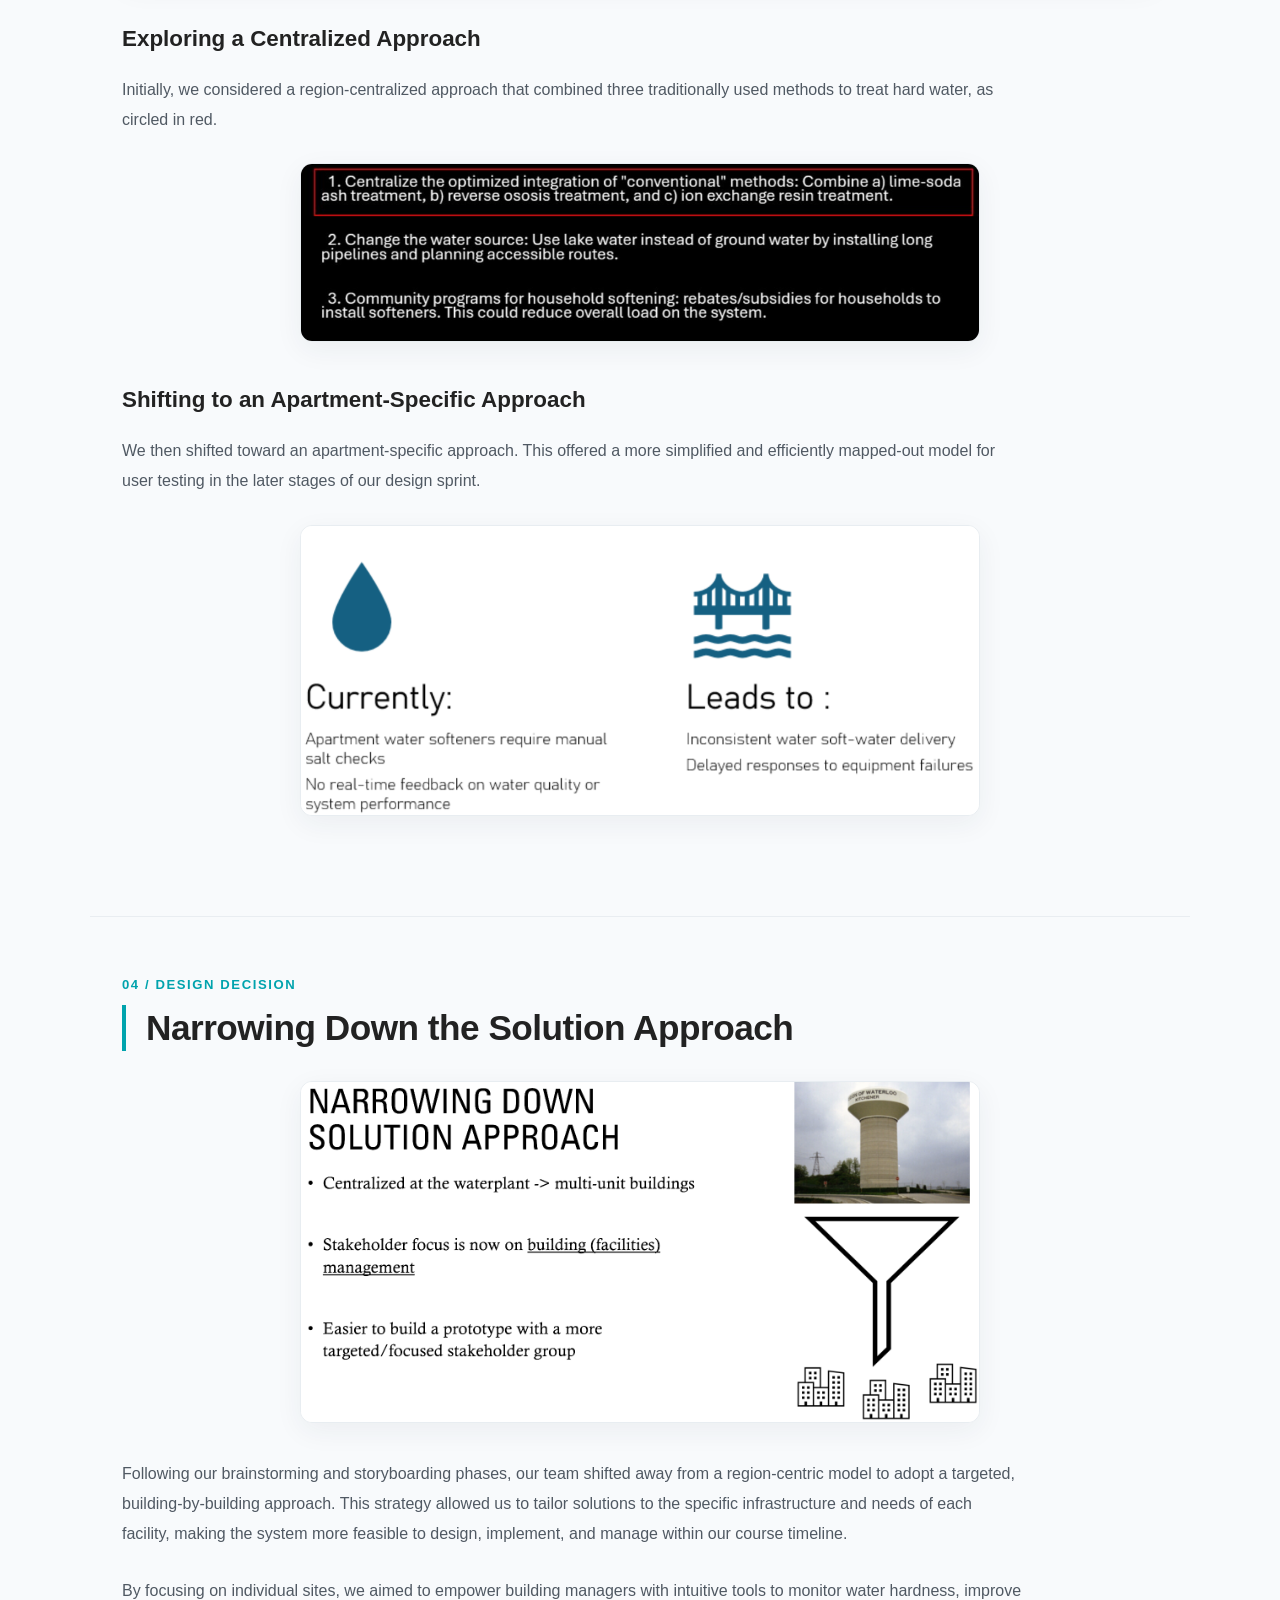
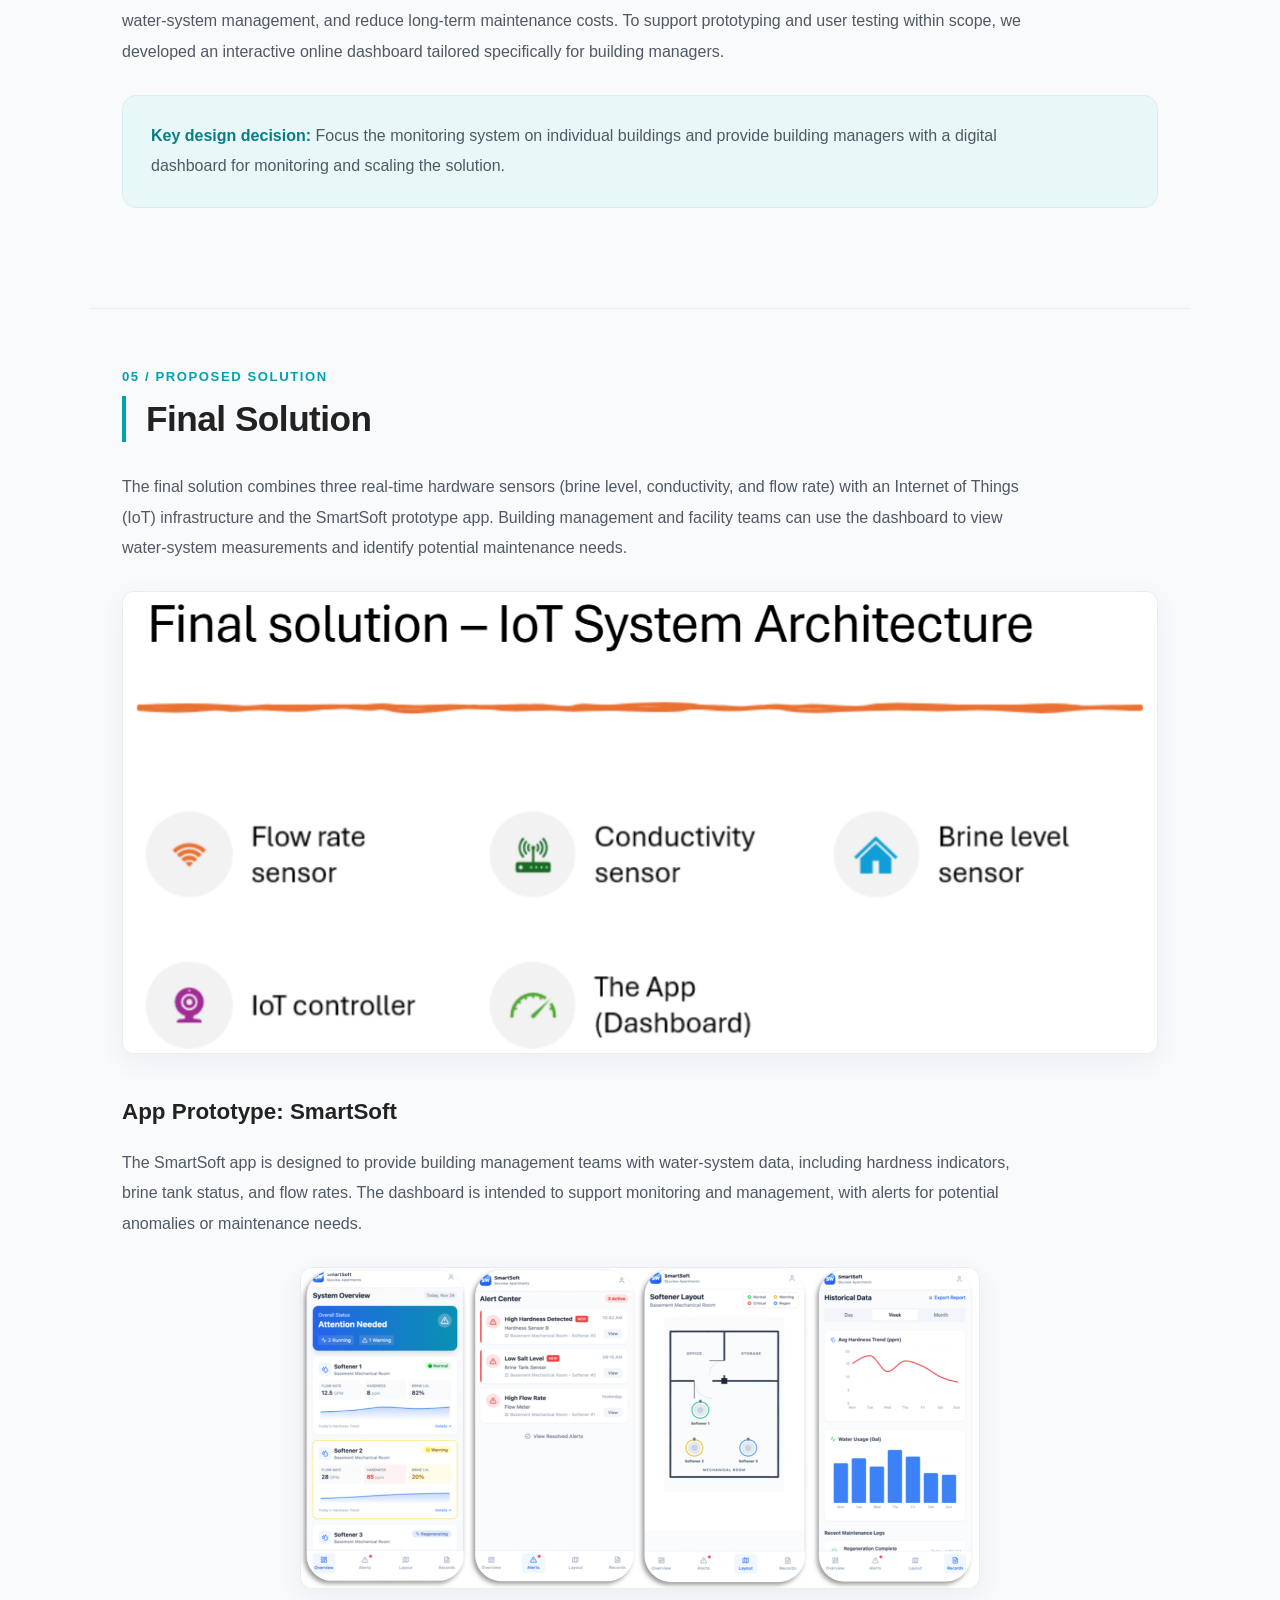
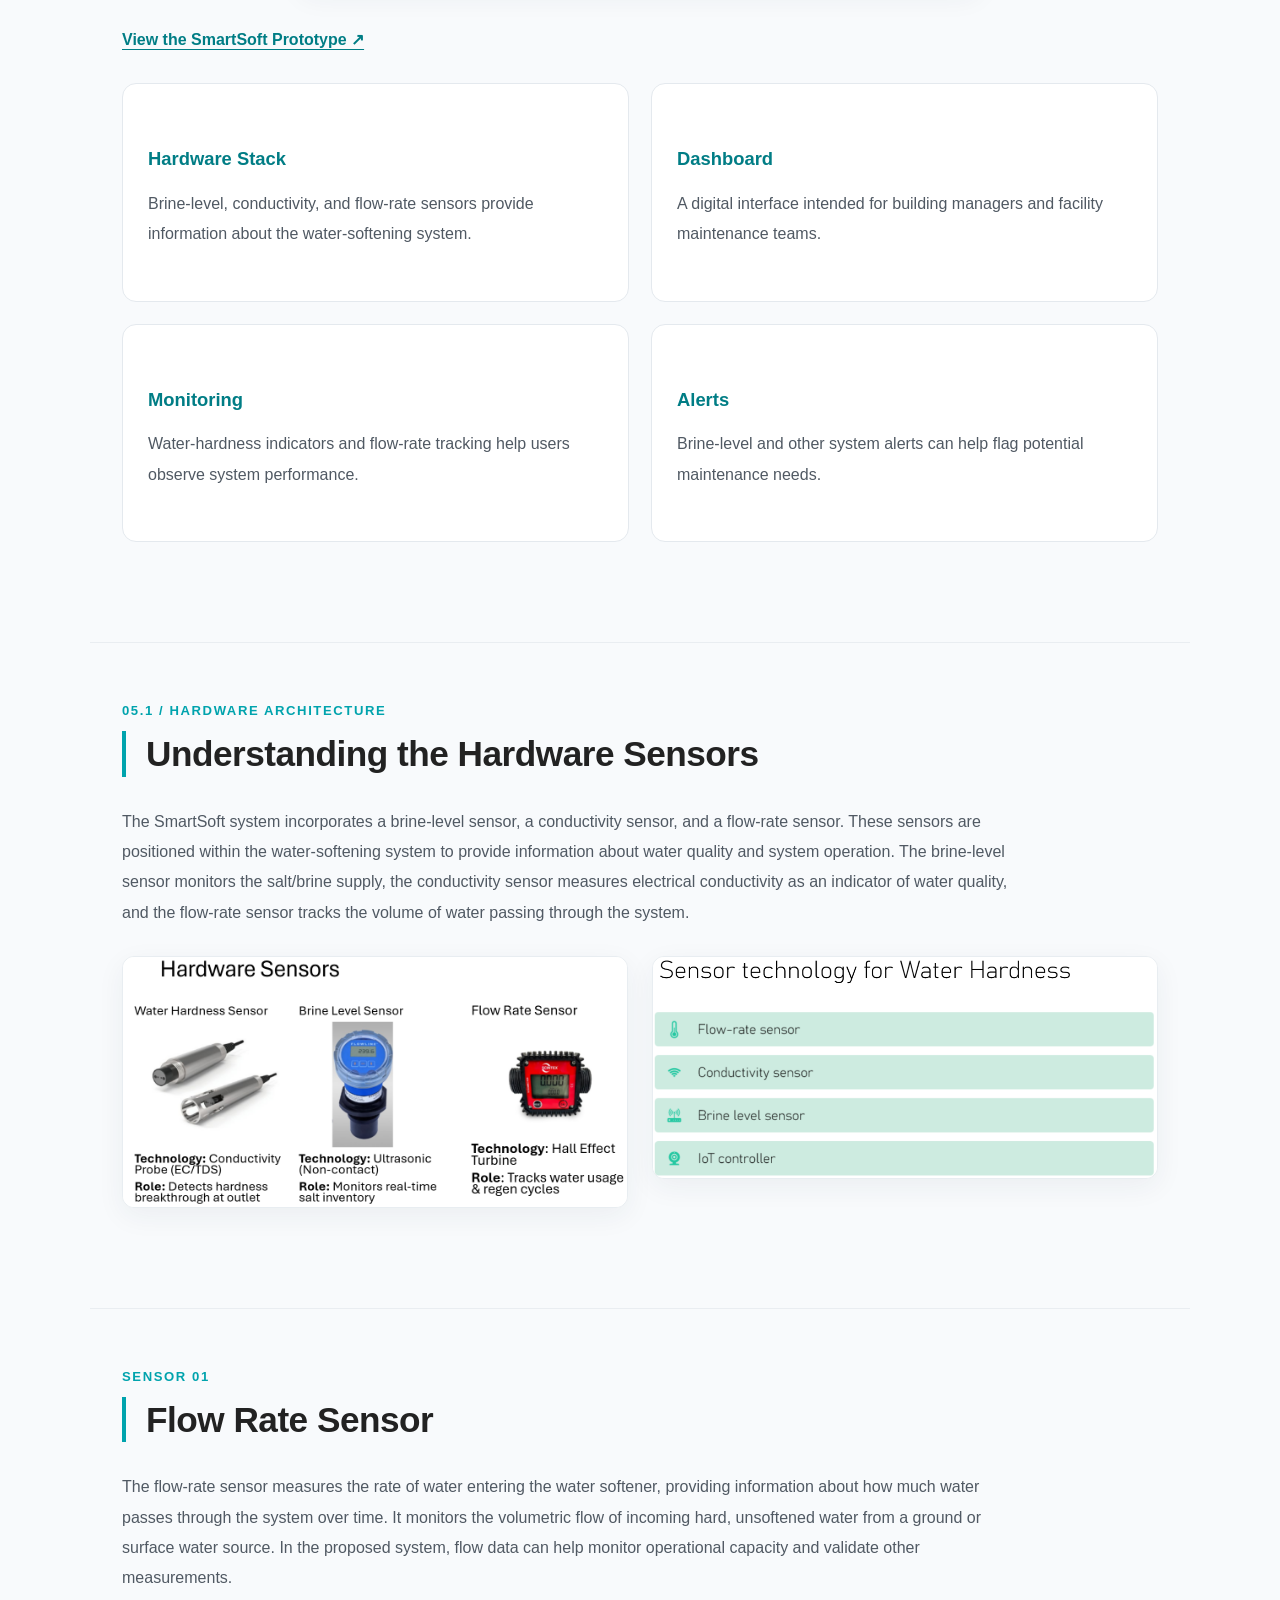
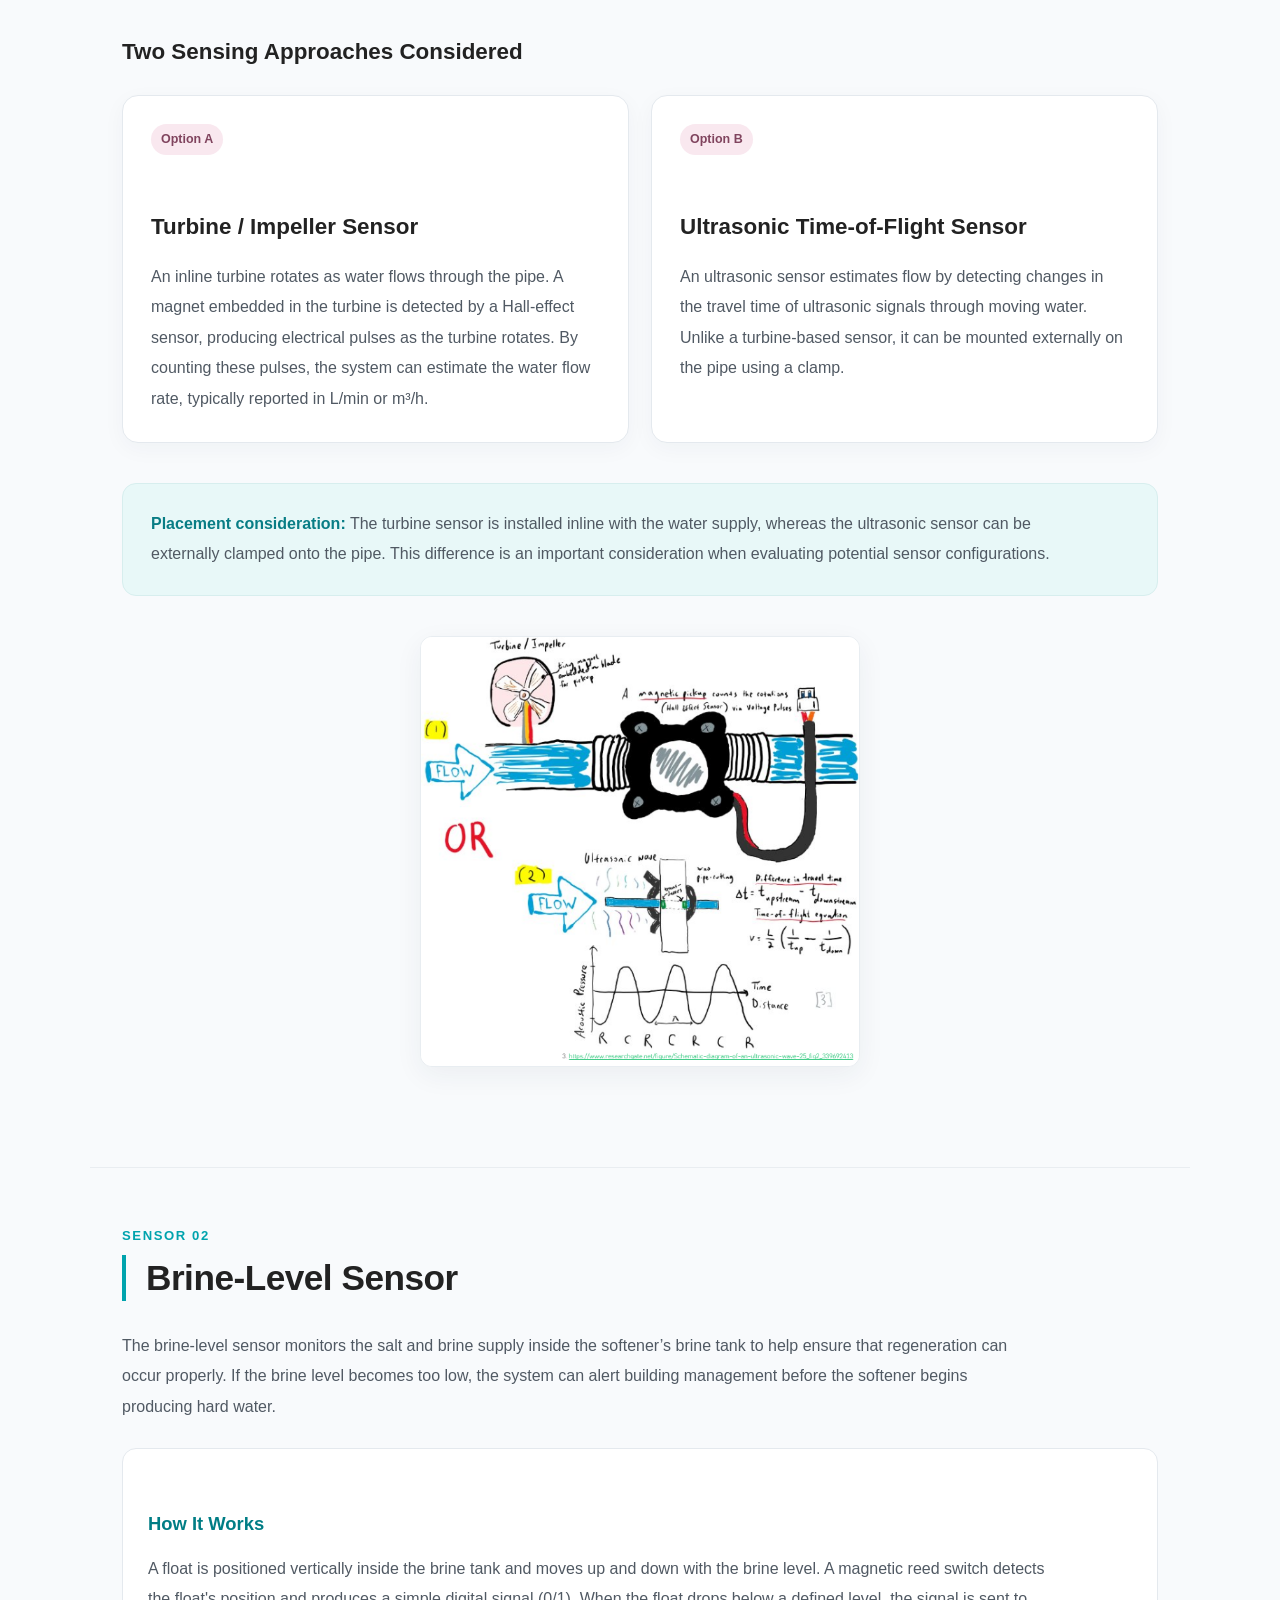
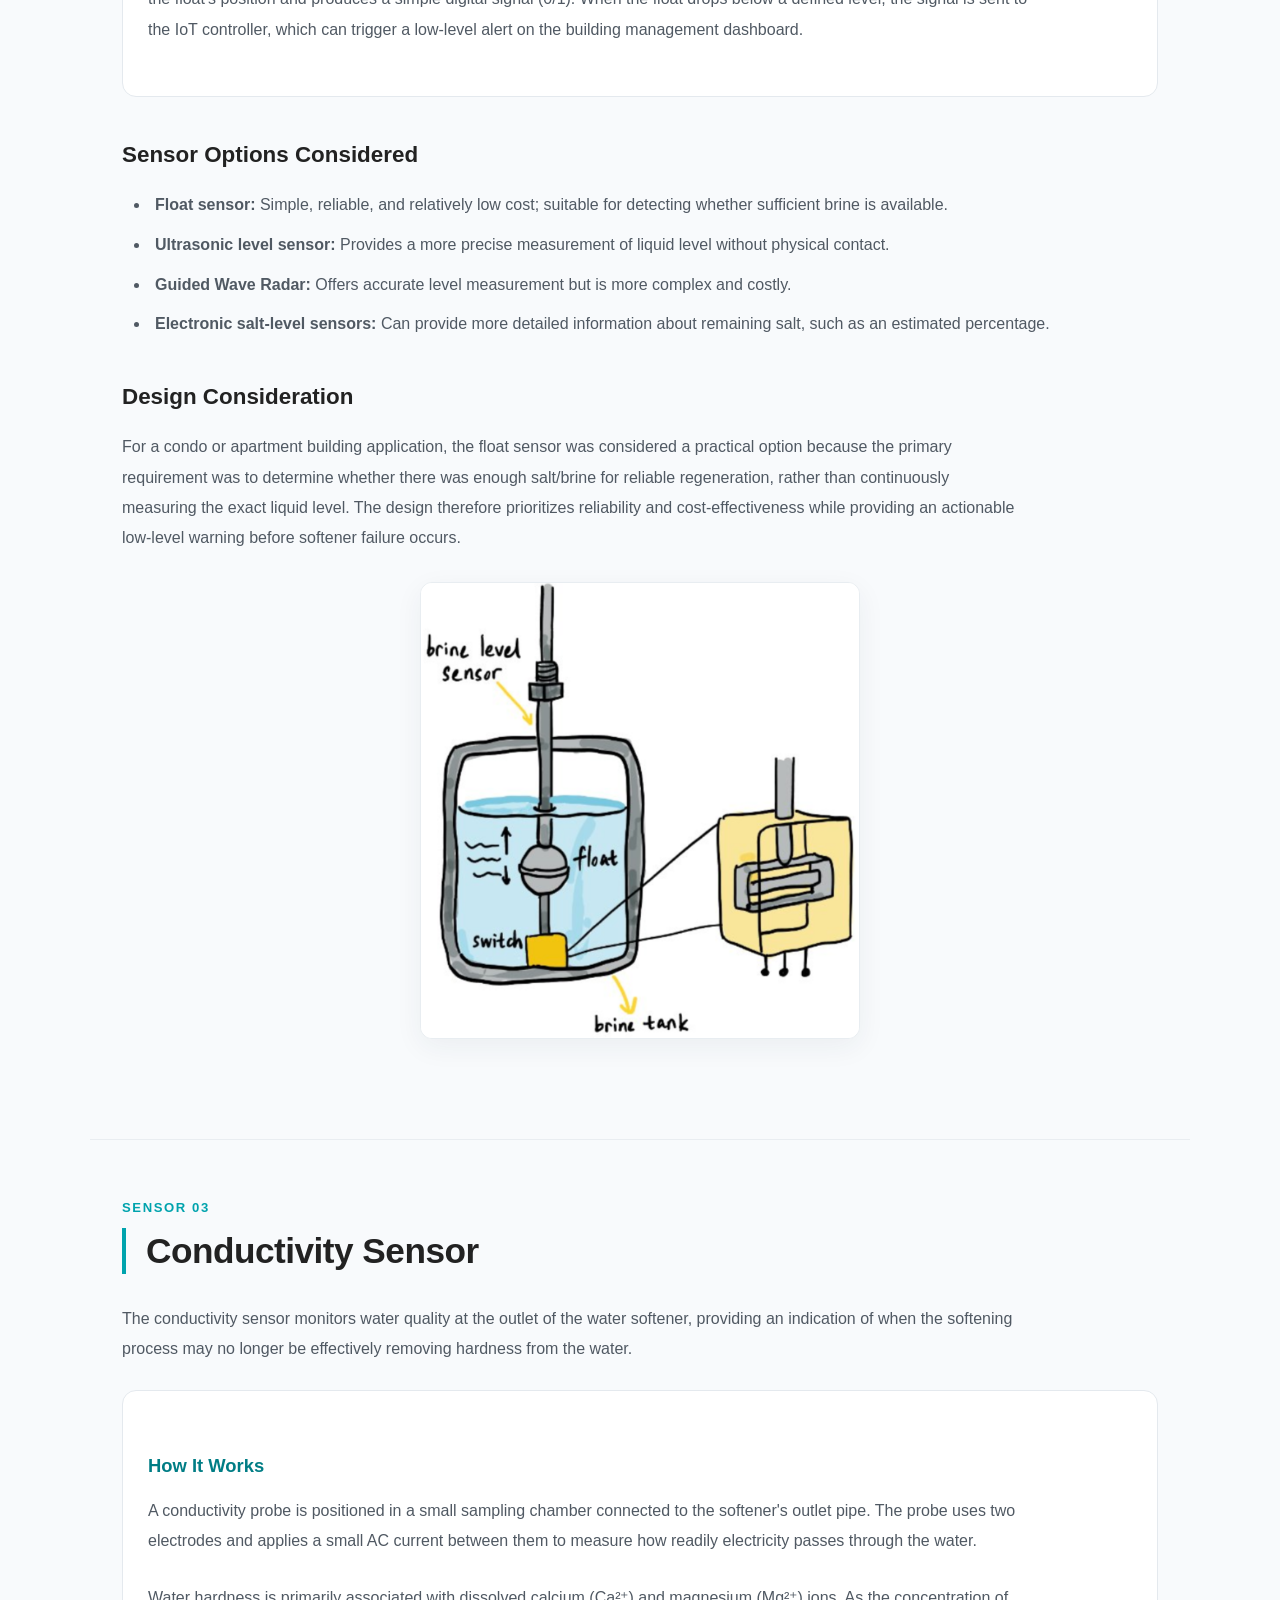
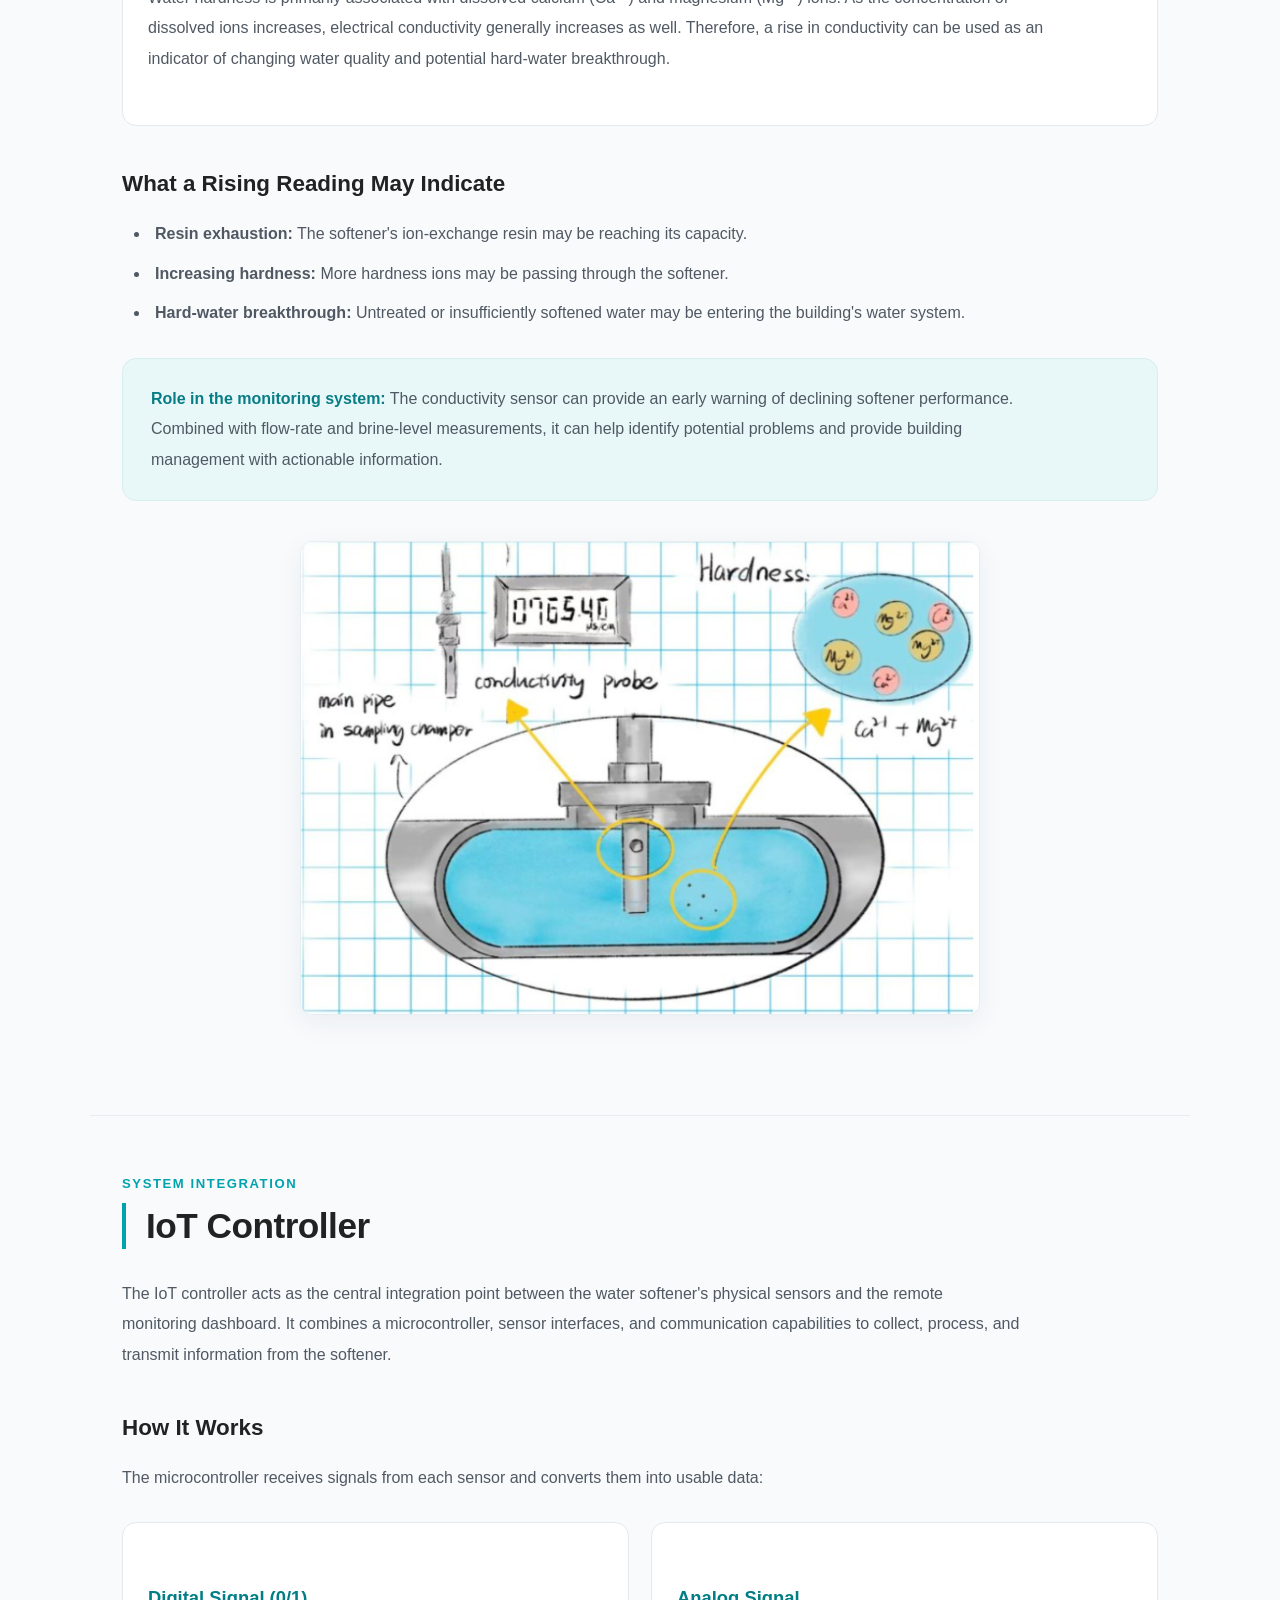
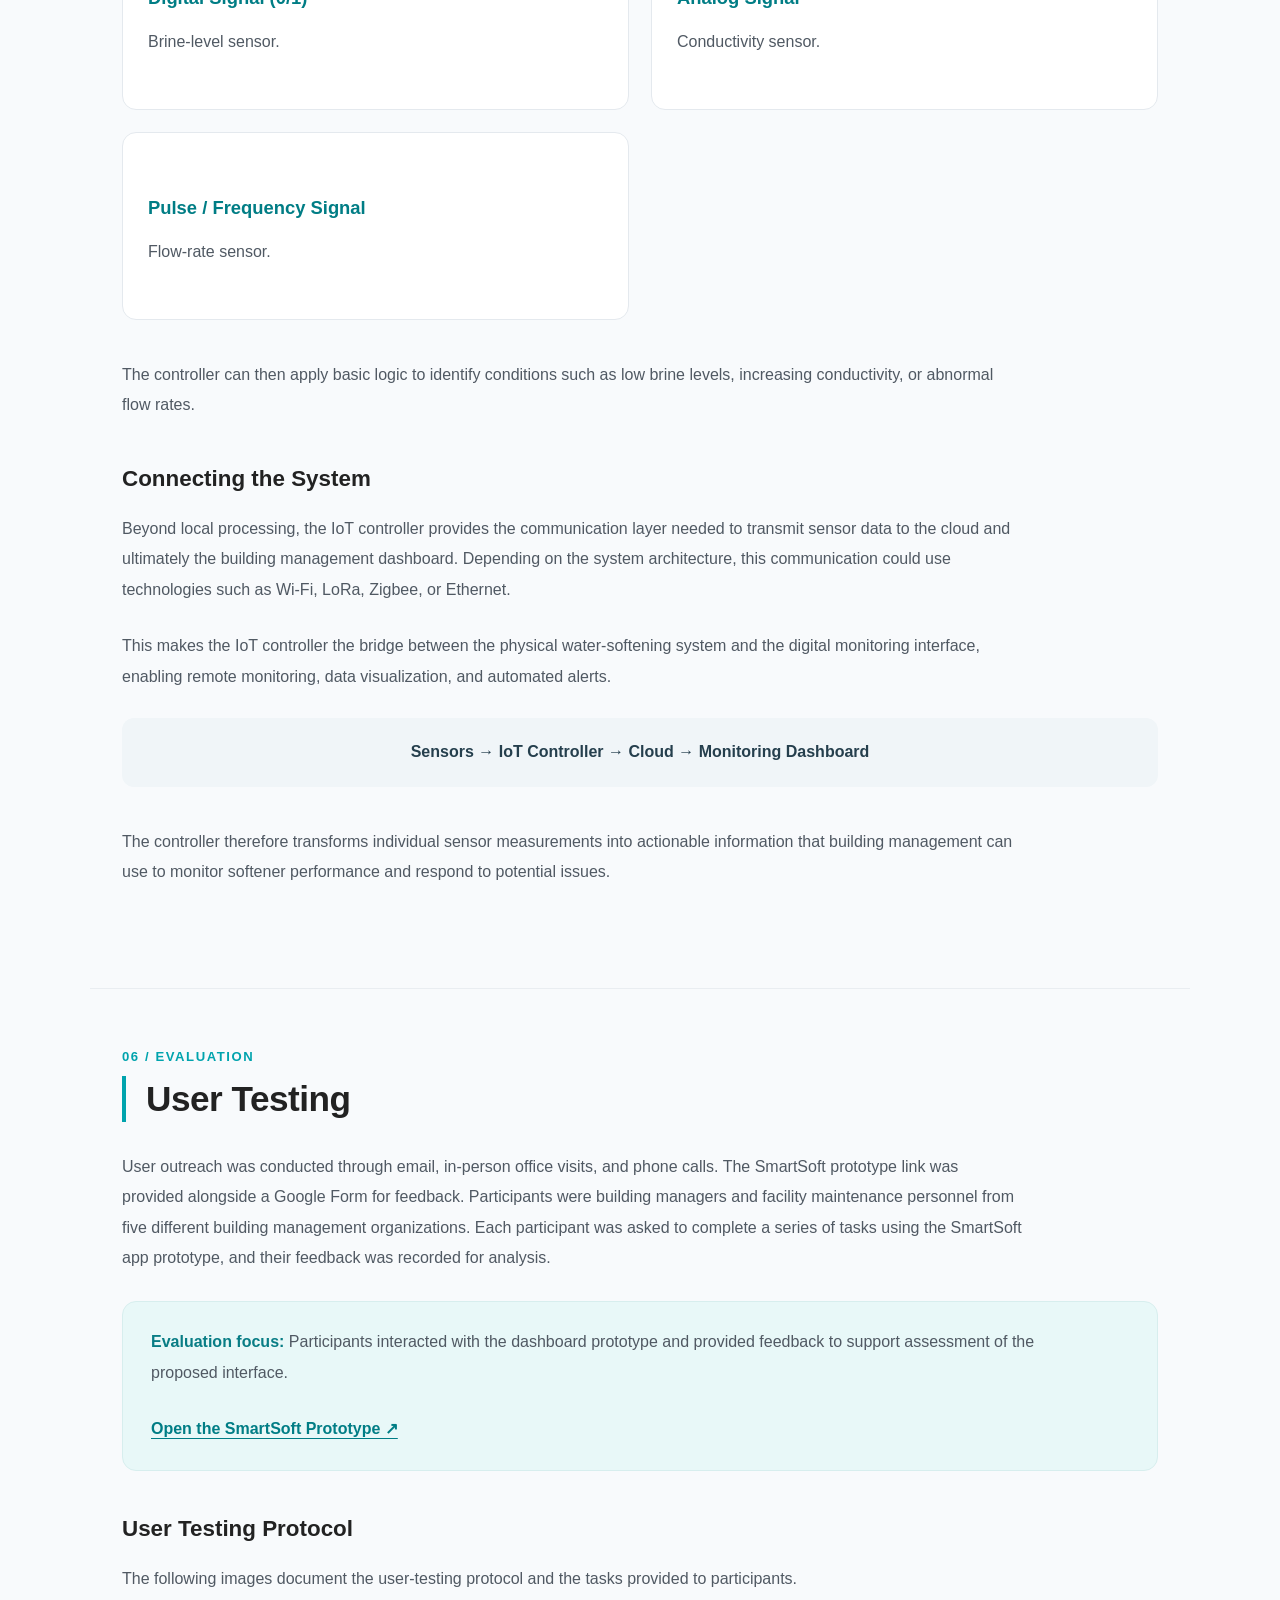
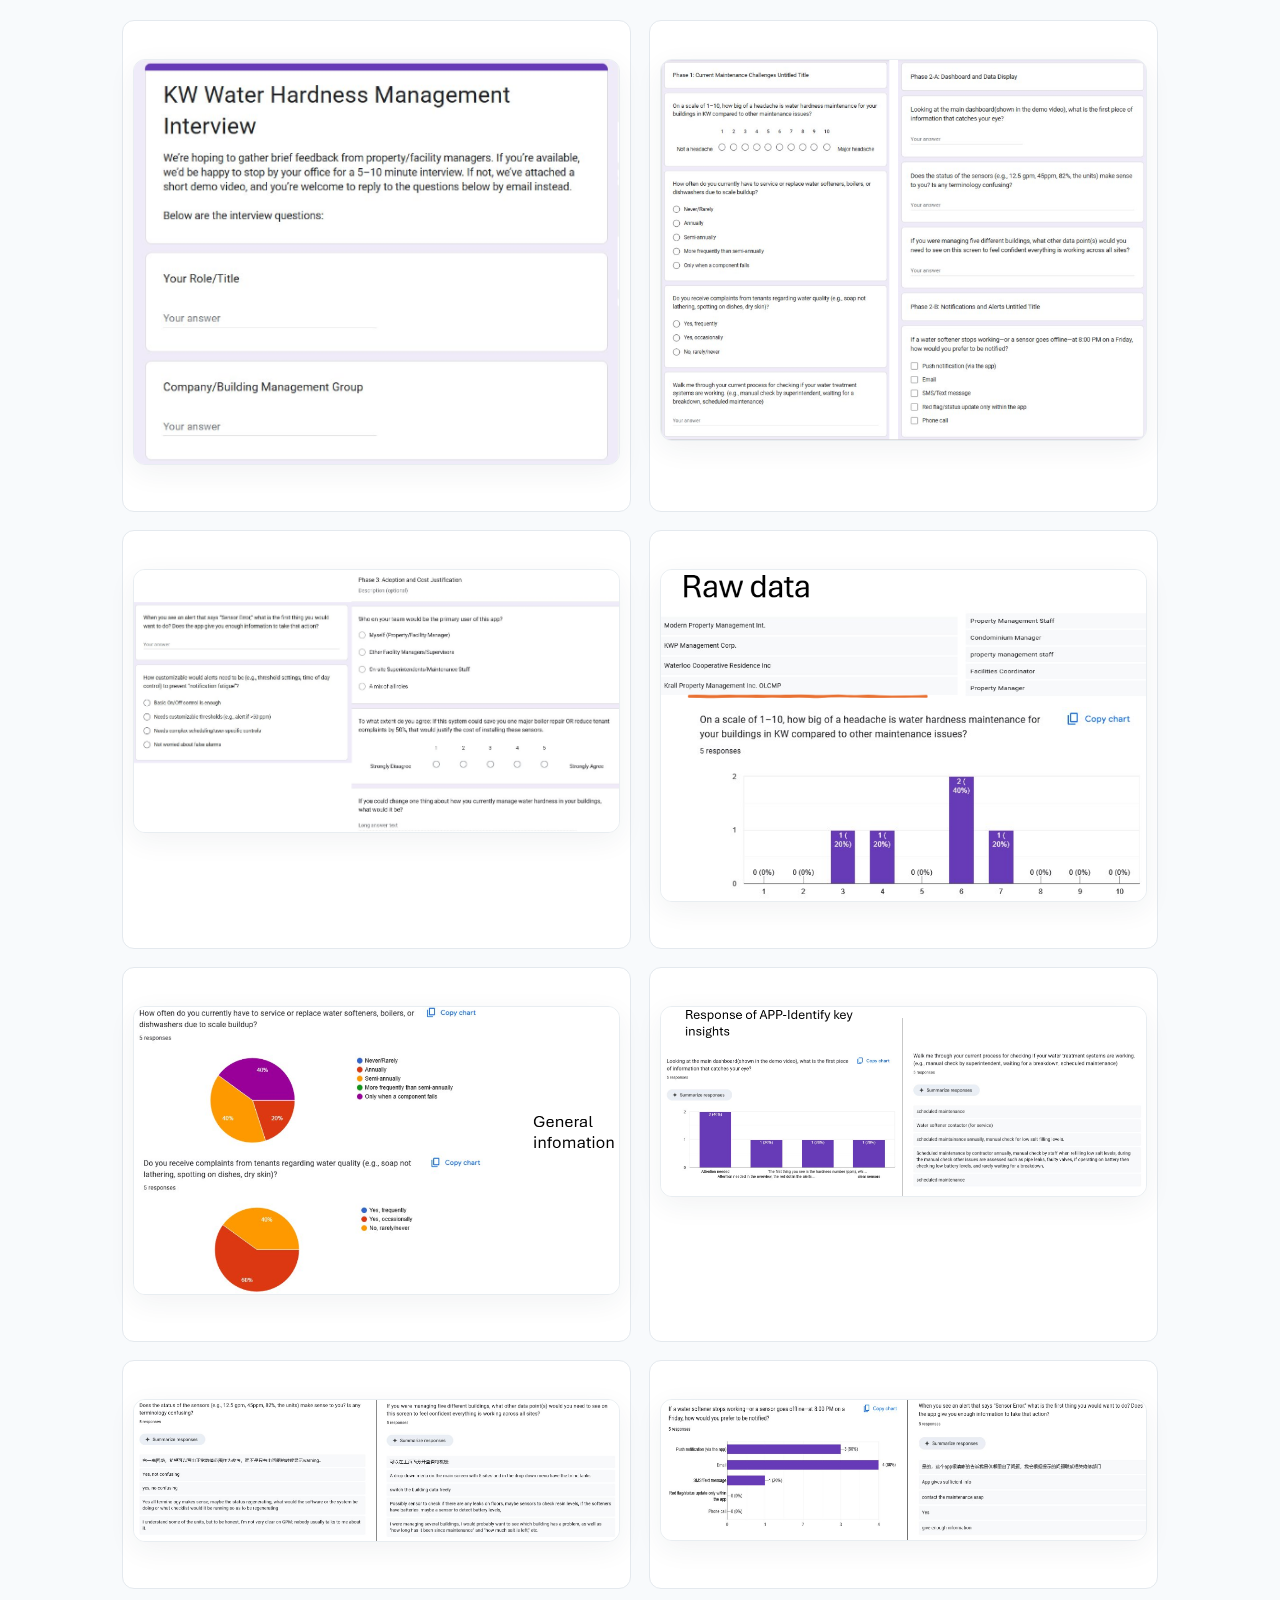
<file: water-hardness.html>
<!DOCTYPE html>
<html lang="en">

<head>
    <meta charset="UTF-8">
    <meta name="viewport" content="width=device-width, initial-scale=1.0">
    <title>SmartSoft | Water Hardness Monitoring</title>
    <link rel="stylesheet" href="style.css">

    <!-- Page-specific styling -->
    <style>
        :root {
            --case-accent: #00a3ad;
            --case-accent-soft: #e8f8f8;
            --case-pink: #f9e8ef;
            --case-bg: #f8fafc;
            --case-card: #ffffff;
            --case-text: #222222;
            --case-muted: #626b73;
            --case-border: #e4e9ee;
        }

        html {
            scroll-behavior: smooth;
            scroll-padding-top: 100px;
        }

        body.light-mode {
            background: var(--case-bg);
            color: var(--case-text);
            font-family: "Segoe UI", Arial, sans-serif;
            line-height: 1.8;
        }

        /* Navigation */
        .navbar {
            padding: 20px 6%;
            background: rgba(255, 255, 255, 0.96);
            border-bottom: 1px solid var(--case-border);
            box-shadow: 0 4px 20px rgba(30, 50, 70, 0.04);
        }

        .navbar nav {
            display: flex;
            flex-wrap: wrap;
            gap: 28px;
        }

        .navbar nav a {
            text-decoration: none;
        }

        /* Main page width */
        .case-study {
            width: min(1100px, 88%);
            margin: 0 auto;
            padding-bottom: 100px;
        }

        /* Hero / introduction */
        .project-hero {
            padding: 90px 0 65px;
            border-bottom: 1px solid var(--case-border);
        }

        .eyebrow {
            margin: 0 0 18px;
            color: var(--case-accent);
            font-size: 0.82rem;
            font-weight: 700;
            letter-spacing: 0.13em;
            text-transform: uppercase;
        }

        .project-hero h1 {
            max-width: 950px;
            margin: 0 0 24px;
            font-size: clamp(2.2rem, 5vw, 4rem);
            line-height: 1.16;
            letter-spacing: -0.04em;
        }

        .project-hero h1 a {
            color: var(--case-accent);
            text-decoration: none;
        }

        .project-hero h1 a:hover {
            text-decoration: underline;
            text-underline-offset: 6px;
        }

        .hero-description {
            max-width: 780px;
            margin: 0 0 30px;
            color: var(--case-muted);
            font-size: 1.08rem;
            line-height: 1.9;
        }

        .project-tags {
            display: flex;
            flex-wrap: wrap;
            gap: 10px;
            margin: 30px 0 38px;
        }

        .project-tags span {
            display: inline-block;
            padding: 7px 13px;
            background: var(--case-accent-soft);
            border: 1px solid #cdeced;
            border-radius: 30px;
            color: #087d85;
            font-size: 0.83rem;
            font-weight: 600;
            line-height: 1.5;
        }

        .project-meta {
            display: grid;
            grid-template-columns: repeat(2, minmax(0, 1fr));
            gap: 18px 32px;
            margin-top: 35px;
        }

        .meta-item {
            padding-left: 16px;
            border-left: 3px solid var(--case-pink);
        }

        .meta-item strong {
            display: block;
            margin-bottom: 3px;
            font-size: 0.82rem;
            color: var(--case-muted);
            text-transform: uppercase;
            letter-spacing: 0.06em;
        }

        .meta-item p {
            margin: 0;
            font-size: 0.94rem;
        }

        /* Section layout */
        .case-section {
            margin-top: 90px;
            scroll-margin-top: 100px;
        }

        .section-number {
            display: block;
            margin-bottom: 8px;
            color: var(--case-accent);
            font-size: 0.82rem;
            font-weight: 700;
            letter-spacing: 0.12em;
            text-transform: uppercase;
        }

        .case-section h2 {
            margin: 0 0 30px;
            padding-left: 20px;
            border-left: 4px solid var(--case-accent);
            font-size: clamp(1.6rem, 3vw, 2.2rem);
            line-height: 1.3;
            letter-spacing: -0.025em;
        }

        .case-section h3 {
            margin: 42px 0 18px;
            font-size: 1.4rem;
            line-height: 1.4;
        }

        .case-section h4 {
            margin: 0 0 18px;
            font-size: 1.18rem;
            line-height: 1.5;
        }

        .case-section p {
            margin: 0 0 22px;
            line-height: 1.9;
        }

        .case-section ul,
        .case-section ol {
            margin: 16px 0 26px;
            padding-left: 25px;
        }

        .case-section li {
            margin-bottom: 12px;
            padding-left: 4px;
        }

        .case-section a {
            color: #008c96;
            font-weight: 600;
            text-underline-offset: 4px;
        }

        .case-section a:hover {
            color: #006c73;
        }

        /* Images */
        .case-image {
            display: block;
            width: 100%;
            height: auto;
            max-width: 850px;
            margin: 28px auto;
            border: 1px solid var(--case-border);
            border-radius: 16px;
            background: white;
            box-shadow: 0 8px 28px rgba(30, 50, 70, 0.07);
        }

        .case-image.medium {
            max-width: 680px;
        }

        .case-image.small {
            max-width: 440px;
        }

        .image-grid {
            display: grid;
            grid-template-columns: repeat(2, minmax(0, 1fr));
            gap: 24px;
            align-items: start;
            margin-top: 28px;
        }

        .image-grid .case-image {
            margin: 0;
        }

        .image-caption {
            margin-top: 12px !important;
            color: var(--case-muted);
            font-size: 0.9rem;
        }

        /* Highlighted information */
        .insight-card {
            margin: 28px 0;
            padding: 25px 28px;
            border: 1px solid #d7eeee;
            border-radius: 14px;
            background: var(--case-accent-soft);
        }

        .insight-card p:last-child {
            margin-bottom: 0;
        }

        .insight-card strong {
            color: #087d85;
        }

        .soft-card {
            padding: 25px;
            border: 1px solid var(--case-border);
            border-radius: 14px;
            background: var(--case-card);
        }

        .soft-card h4 {
            color: var(--case-accent);
        }

        .card-grid {
            display: grid;
            grid-template-columns: repeat(2, minmax(0, 1fr));
            gap: 22px;
            margin: 28px 0;
        }

        .sensor-card {
            padding: 28px;
            border: 1px solid var(--case-border);
            border-radius: 16px;
            background: var(--case-card);
            box-shadow: 0 6px 22px rgba(30, 50, 70, 0.04);
        }

        .sensor-card h3 {
            margin: 0 0 15px;
            color: var(--case-accent);
            font-size: 1.3rem;
        }

        .sensor-card p:last-child {
            margin-bottom: 0;
        }

        .sensor-card ul {
            margin-bottom: 0;
        }

        .sensor-label {
            display: inline-block;
            margin-bottom: 14px;
            padding: 4px 10px;
            border-radius: 20px;
            background: var(--case-pink);
            color: #80445e;
            font-size: 0.78rem;
            font-weight: 700;
        }

        .system-flow {
            margin: 24px 0;
            padding: 20px;
            border-radius: 12px;
            background: #f0f5f8;
            color: #253f4d;
            text-align: center;
            font-weight: 700;
            overflow-wrap: anywhere;
        }

        /* User testing images */
        .protocol-grid {
            display: grid;
            grid-template-columns: repeat(2, minmax(0, 1fr));
            gap: 18px;
            margin-top: 25px;
        }

        .protocol-grid figure {
            margin: 0;
            padding: 10px;
            border: 1px solid var(--case-border);
            border-radius: 12px;
            background: white;
        }

        .protocol-grid img {
            display: block;
            width: 100%;
            height: auto;
            border-radius: 6px;
        }

        .results-grid {
            display: grid;
            grid-template-columns: repeat(2, minmax(0, 1fr));
            gap: 24px;
            margin-top: 25px;
        }

        .results-grid img {
            display: block;
            width: 100%;
            height: auto;
            border: 1px solid var(--case-border);
            border-radius: 14px;
            background: white;
            box-shadow: 0 6px 20px rgba(30, 50, 70, 0.05);
        }

        /* Closing section */
        .project-outro {
            margin-top: 90px;
            padding: 35px;
            border: 1px solid #f0dce5;
            border-radius: 18px;
            background: linear-gradient(135deg, #fff7fa, #f1fbfb);
        }

        .project-outro h2 {
            margin-top: 0;
        }

        .project-outro .case-image {
            margin-bottom: 0;
        }

        /* Mobile layout */
        @media (max-width: 700px) {
            .case-study {
                width: 90%;
            }

            .project-hero {
                padding: 55px 0 42px;
            }

            .project-meta,
            .image-grid,
            .card-grid,
            .protocol-grid,
            .results-grid {
                grid-template-columns: 1fr;
            }

            .case-section {
                margin-top: 62px;
            }

            .case-section h2 {
                padding-left: 14px;
            }

            .sensor-card,
            .soft-card,
            .insight-card {
                padding: 21px;
            }

            .project-outro {
                padding: 24px;
            }

            .navbar {
                padding: 16px 5%;
            }
        }
    </style>
</head>

<body class="light-mode">

    <!-- Navigation -->
    <header class="navbar">
        <div class="logo">TINA TANG</div>

        <nav>
            <a href="index.html#about">Home</a>
            <a href="index.html#contact">Contact</a>
        </nav>
    </header>

    <main class="case-study">

        <!-- Hero / Project Introduction -->
        <section class="project-hero">


            <h1>
                <a href="https://radiant-cupcake-6238d8.netlify.app/"
                   target="_blank"
                   rel="noopener noreferrer">SmartSoft Prototype:</a>
                Water Hardness Monitoring for Buildings
            </h1>

            <p class="hero-description">
                A systems-design project exploring how connected hardware sensors
                and an interactive dashboard can help building management teams
                monitor water-softening performance and identify potential
                maintenance issues.
            </p>

            <div class="eyebrow">Miro · Design Sprint · Stakeholder Communication · Prototyping · Usability Testing · Weekly Presentations</div>
                

            <div class="project-meta">
                <div class="meta-item">
                    <strong>Course</strong>
                    <p>SYDE 600 — Systems Theory, Models, Research &amp; Design</p>
                </div>

                <div class="meta-item">
                    <strong>Role</strong>
                    <p>Team Leader</p>
                </div>

                <div class="meta-item">
                    <strong>Team Members</strong>
                    <p>Christy Cui, Gengteng Xie, Kaiyuan Zhang, Shirui Yang,
                    Tina Tang, Yingti Zhang</p>
                </div>

                <div class="meta-item">
                    <strong>Project Focus</strong>
                    <p>Building-level water hardness monitoring and dashboard usability</p>
                </div>
            </div>
        </section>


        <!-- 1. Understanding the Problem -->
        <section class="case-section">
            <span class="section-number">01 / Problem Framing</span>
            <h2>Understanding the Problem</h2>

            <p>
                Water hardness is a common issue in building management, affecting
                both the efficiency of water systems and the longevity of appliances.
                Hard water contains high levels of calcium and magnesium ions, which
                can lead to scale buildup in pipes and fixtures, reducing water flow
                and increasing maintenance costs. Understanding and managing water
                hardness is crucial for ensuring optimal performance and sustainability
                in building operations.
            </p>
        </section>


        <!-- 2. Stakeholders -->
        <section class="case-section">
            <span class="section-number">02 / Stakeholder Research</span>
            <h2>Stakeholders &amp; Mapping the Process</h2>

            <p>
                Initially, our team approached the problem through the lens of primary
                stakeholders: the immediate water users. However, we recognized that
                this approach could make the solution less usable or accessible for
                everyday users. We reconsidered our stakeholder focus before the
                user-testing phase.
            </p>

            <img class="case-image medium"
                 src="all stakeholders.PNG"
                 alt="Stakeholder map showing people and groups involved in water hardness management">
        </section>


        <!-- 3. Brainstorming -->
        <section class="case-section">
            <span class="section-number">03 / Divergent Exploration</span>
            <h2>Brainstorming: Storyboarding &amp; Sketching</h2>

            <p>
                Each team member developed a nine-step storyboard in Miro. The
                storyboards were organized around three phases:
            </p>

            <div class="card-grid">
                <div class="soft-card">
                    <h4>01. Connect</h4>
                    <p>Building partnerships and planning.</p>
                </div>

                <div class="soft-card">
                    <h4>02. Treat</h4>
                    <p>Optimizing chemical water softening.</p>
                </div>

                <div class="soft-card">
                    <h4>03. Reduce</h4>
                    <p>Managing brine and waste.</p>
                </div>
            </div>

            <img class="case-image"
                 src="storyboarding water hardness.PNG"
                 alt="Team storyboarding process for the water hardness project">

            <h3>Exploring a Centralized Approach</h3>

            <p>
                Initially, we considered a region-centralized approach that combined
                three traditionally used methods to treat hard water, as circled in red.
            </p>

            <img class="case-image medium"
                 src="centralized solution brainstorming.PNG"
                 alt="Brainstorming diagram showing the proposed centralized water treatment approach">

            <h3>Shifting to an Apartment-Specific Approach</h3>

            <p>
                We then shifted toward an apartment-specific approach. This offered
                a more simplified and efficiently mapped-out model for user testing
                in the later stages of our design sprint.
            </p>

            <img class="case-image medium"
                 src="apartmentapproach.PNG"
                 alt="Brainstorming diagram showing an apartment-specific water monitoring approach">
        </section>


        <!-- 4. Decision -->
        <section class="case-section">
            <span class="section-number">04 / Design Decision</span>
            <h2>Narrowing Down the Solution Approach</h2>

            <img class="case-image medium"
                 src="narrow-down-to-buildings.png"
                 alt="Diagram illustrating the decision to focus on individual buildings">

            <p>
                Following our brainstorming and storyboarding phases, our team shifted
                away from a region-centric model to adopt a targeted, building-by-building
                approach. This strategy allowed us to tailor solutions to the specific
                infrastructure and needs of each facility, making the system more feasible
                to design, implement, and manage within our course timeline.
            </p>

            <p>
                By focusing on individual sites, we aimed to empower building managers
                with intuitive tools to monitor water hardness, improve water-system
                management, and reduce long-term maintenance costs. To support prototyping
                and user testing within scope, we developed an interactive online dashboard
                tailored specifically for building managers.
            </p>

            <div class="insight-card">
                <p>
                    <strong>Key design decision:</strong> Focus the monitoring system
                    on individual buildings and provide building managers with a digital
                    dashboard for monitoring and scaling the solution.
                </p>
            </div>
        </section>


        <!-- 5. Final Solution -->
        <section class="case-section">
            <span class="section-number">05 / Proposed Solution</span>
            <h2>Final Solution</h2>

            <p>
                The final solution combines three real-time hardware sensors
                (brine level, conductivity, and flow rate) with an Internet of Things
                (IoT) infrastructure and the SmartSoft prototype app. Building management
                and facility teams can use the dashboard to view water-system measurements
                and identify potential maintenance needs.
            </p>

            <img class="case-image"
                 src="iot-system-architecture.PNG"
                 alt="IoT system architecture connecting hardware sensors, controller, and monitoring dashboard">

            <h3>App Prototype: SmartSoft</h3>

            <p>
                The SmartSoft app is designed to provide building management teams with
                water-system data, including hardness indicators, brine tank status,
                and flow rates. The dashboard is intended to support monitoring and
                management, with alerts for potential anomalies or maintenance needs.
            </p>

            <img class="case-image medium"
                 src="smartsoft prototype preview.PNG"
                 alt="Preview of the SmartSoft building management dashboard">

            <p>
                <a href="https://radiant-cupcake-6238d8.netlify.app/"
                   target="_blank"
                   rel="noopener noreferrer">View the SmartSoft Prototype ↗</a>
            </p>

            <div class="card-grid">
                <div class="soft-card">
                    <h4>Hardware Stack</h4>
                    <p>
                        Brine-level, conductivity, and flow-rate sensors provide
                        information about the water-softening system.
                    </p>
                </div>

                <div class="soft-card">
                    <h4>Dashboard</h4>
                    <p>
                        A digital interface intended for building managers and
                        facility maintenance teams.
                    </p>
                </div>

                <div class="soft-card">
                    <h4>Monitoring</h4>
                    <p>
                        Water-hardness indicators and flow-rate tracking help users
                        observe system performance.
                    </p>
                </div>

                <div class="soft-card">
                    <h4>Alerts</h4>
                    <p>
                        Brine-level and other system alerts can help flag potential
                        maintenance needs.
                    </p>
                </div>
            </div>
        </section>


        <!-- Hardware Sensors Overview -->
        <section class="case-section">
            <span class="section-number">05.1 / Hardware Architecture</span>
            <h2>Understanding the Hardware Sensors</h2>

            <p>
                The SmartSoft system incorporates a brine-level sensor, a conductivity
                sensor, and a flow-rate sensor. These sensors are positioned within the
                water-softening system to provide information about water quality and
                system operation. The brine-level sensor monitors the salt/brine supply,
                the conductivity sensor measures electrical conductivity as an indicator
                of water quality, and the flow-rate sensor tracks the volume of water
                passing through the system.
            </p>

            <div class="image-grid">
                <img class="case-image"
                     src="hardware sensors.PNG"
                     alt="Overview of hardware sensors in the SmartSoft system">

                <img class="case-image"
                     src="sensor technologies.PNG"
                     alt="Sensor technologies considered for the monitoring system">
            </div>
        </section>


        <!-- Flow Rate Sensor -->
        <section class="case-section">
            <span class="section-number">Sensor 01</span>
            <h2>Flow Rate Sensor</h2>

            <p>
                The flow-rate sensor measures the rate of water entering the water
                softener, providing information about how much water passes through
                the system over time. It monitors the volumetric flow of incoming
                hard, unsoftened water from a ground or surface water source. In the
                proposed system, flow data can help monitor operational capacity and
                validate other measurements.
            </p>

            <h3>Two Sensing Approaches Considered</h3>

            <div class="card-grid">
                <article class="sensor-card">
                    <span class="sensor-label">Option A</span>
                    <h3>Turbine / Impeller Sensor</h3>

                    <p>
                        An inline turbine rotates as water flows through the pipe.
                        A magnet embedded in the turbine is detected by a Hall-effect
                        sensor, producing electrical pulses as the turbine rotates.
                        By counting these pulses, the system can estimate the water
                        flow rate, typically reported in L/min or m³/h.
                    </p>
                </article>

                <article class="sensor-card">
                    <span class="sensor-label">Option B</span>
                    <h3>Ultrasonic Time-of-Flight Sensor</h3>

                    <p>
                        An ultrasonic sensor estimates flow by detecting changes in
                        the travel time of ultrasonic signals through moving water.
                        Unlike a turbine-based sensor, it can be mounted externally
                        on the pipe using a clamp.
                    </p>
                </article>
            </div>

            <div class="insight-card">
                <p>
                    <strong>Placement consideration:</strong> The turbine sensor is
                    installed inline with the water supply, whereas the ultrasonic
                    sensor can be externally clamped onto the pipe. This difference
                    is an important consideration when evaluating potential sensor
                    configurations.
                </p>
            </div>

            <img class="case-image small"
                 src="flow rate sensor.PNG"
                 alt="Flow-rate sensor concept">
        </section>


        <!-- Brine Level Sensor -->
        <section class="case-section">
            <span class="section-number">Sensor 02</span>
            <h2>Brine-Level Sensor</h2>

            <p>
                The brine-level sensor monitors the salt and brine supply inside the
                softener’s brine tank to help ensure that regeneration can occur properly.
                If the brine level becomes too low, the system can alert building
                management before the softener begins producing hard water.
            </p>

            <div class="soft-card">
                <h4>How It Works</h4>

                <p>
                    A float is positioned vertically inside the brine tank and moves
                    up and down with the brine level. A magnetic reed switch detects
                    the float's position and produces a simple digital signal (0/1).
                    When the float drops below a defined level, the signal is sent to
                    the IoT controller, which can trigger a low-level alert on the
                    building management dashboard.
                </p>
            </div>

            <h3>Sensor Options Considered</h3>

            <ul>
                <li>
                    <strong>Float sensor:</strong> Simple, reliable, and relatively
                    low cost; suitable for detecting whether sufficient brine is available.
                </li>
                <li>
                    <strong>Ultrasonic level sensor:</strong> Provides a more precise
                    measurement of liquid level without physical contact.
                </li>
                <li>
                    <strong>Guided Wave Radar:</strong> Offers accurate level
                    measurement but is more complex and costly.
                </li>
                <li>
                    <strong>Electronic salt-level sensors:</strong> Can provide more
                    detailed information about remaining salt, such as an estimated
                    percentage.
                </li>
            </ul>

            <h3>Design Consideration</h3>

            <p>
                For a condo or apartment building application, the float sensor was
                considered a practical option because the primary requirement was to
                determine whether there was enough salt/brine for reliable regeneration,
                rather than continuously measuring the exact liquid level. The design
                therefore prioritizes reliability and cost-effectiveness while providing
                an actionable low-level warning before softener failure occurs.
            </p>

            <img class="case-image small"
                 src="brinelevelsensor.PNG"
                 alt="Brine-level sensor concept">
        </section>


        <!-- Conductivity Sensor -->
        <section class="case-section">
            <span class="section-number">Sensor 03</span>
            <h2>Conductivity Sensor</h2>

            <p>
                The conductivity sensor monitors water quality at the outlet of the
                water softener, providing an indication of when the softening process
                may no longer be effectively removing hardness from the water.
            </p>

            <div class="soft-card">
                <h4>How It Works</h4>

                <p>
                    A conductivity probe is positioned in a small sampling chamber
                    connected to the softener's outlet pipe. The probe uses two
                    electrodes and applies a small AC current between them to measure
                    how readily electricity passes through the water.
                </p>

                <p>
                    Water hardness is primarily associated with dissolved calcium
                    (Ca²⁺) and magnesium (Mg²⁺) ions. As the concentration of dissolved
                    ions increases, electrical conductivity generally increases as well.
                    Therefore, a rise in conductivity can be used as an indicator of
                    changing water quality and potential hard-water breakthrough.
                </p>
            </div>

            <h3>What a Rising Reading May Indicate</h3>

            <ul>
                <li>
                    <strong>Resin exhaustion:</strong> The softener's ion-exchange
                    resin may be reaching its capacity.
                </li>
                <li>
                    <strong>Increasing hardness:</strong> More hardness ions may be
                    passing through the softener.
                </li>
                <li>
                    <strong>Hard-water breakthrough:</strong> Untreated or insufficiently
                    softened water may be entering the building's water system.
                </li>
            </ul>

            <div class="insight-card">
                <p>
                    <strong>Role in the monitoring system:</strong> The conductivity
                    sensor can provide an early warning of declining softener performance.
                    Combined with flow-rate and brine-level measurements, it can help
                    identify potential problems and provide building management with
                    actionable information.
                </p>
            </div>

            <img class="case-image medium"
                 src="conductivity sensor.PNG"
                 alt="Conductivity sensor concept">
        </section>


        <!-- IoT Controller -->
        <section class="case-section">
            <span class="section-number">System Integration</span>
            <h2>IoT Controller</h2>

            <p>
                The IoT controller acts as the central integration point between the
                water softener's physical sensors and the remote monitoring dashboard.
                It combines a microcontroller, sensor interfaces, and communication
                capabilities to collect, process, and transmit information from the
                softener.
            </p>

            <h3>How It Works</h3>

            <p>
                The microcontroller receives signals from each sensor and converts
                them into usable data:
            </p>

            <div class="card-grid">
                <div class="soft-card">
                    <h4>Digital Signal (0/1)</h4>
                    <p>Brine-level sensor.</p>
                </div>

                <div class="soft-card">
                    <h4>Analog Signal</h4>
                    <p>Conductivity sensor.</p>
                </div>

                <div class="soft-card">
                    <h4>Pulse / Frequency Signal</h4>
                    <p>Flow-rate sensor.</p>
                </div>
            </div>

            <p>
                The controller can then apply basic logic to identify conditions such
                as low brine levels, increasing conductivity, or abnormal flow rates.
            </p>

            <h3>Connecting the System</h3>

            <p>
                Beyond local processing, the IoT controller provides the communication
                layer needed to transmit sensor data to the cloud and ultimately the
                building management dashboard. Depending on the system architecture,
                this communication could use technologies such as Wi-Fi, LoRa, Zigbee,
                or Ethernet.
            </p>

            <p>
                This makes the IoT controller the bridge between the physical
                water-softening system and the digital monitoring interface, enabling
                remote monitoring, data visualization, and automated alerts.
            </p>

            <div class="system-flow">
                Sensors &rarr; IoT Controller &rarr; Cloud &rarr; Monitoring Dashboard
            </div>

            <p>
                The controller therefore transforms individual sensor measurements
                into actionable information that building management can use to
                monitor softener performance and respond to potential issues.
            </p>
        </section>


        <!-- 6. User Testing -->
        <section class="case-section">
            <span class="section-number">06 / Evaluation</span>
            <h2>User Testing</h2>

            <p>
                User outreach was conducted through email, in-person office visits,
                and phone calls. The SmartSoft prototype link was provided alongside
                a Google Form for feedback. Participants were building managers and
                facility maintenance personnel from five different building management
                organizations. Each participant was asked to complete a series of tasks
                using the SmartSoft app prototype, and their feedback was recorded for
                analysis.
            </p>

            <div class="insight-card">
                <p>
                    <strong>Evaluation focus:</strong> Participants interacted with
                    the dashboard prototype and provided feedback to support assessment
                    of the proposed interface.
                </p>

                <p>
                    <a href="https://radiant-cupcake-6238d8.netlify.app/"
                       target="_blank"
                       rel="noopener noreferrer">Open the SmartSoft Prototype ↗</a>
                </p>
            </div>

            <h3>User Testing Protocol</h3>

            <p>
                The following images document the user-testing protocol and the tasks
                provided to participants.
            </p>

            <div class="protocol-grid">
                <figure><img src="1.PNG" alt="User testing protocol, step 1"></figure>
                <figure><img src="2.PNG" alt="User testing protocol, step 2"></figure>
                <figure><img src="3.PNG" alt="User testing protocol, step 3"></figure>
                <figure><img src="4.PNG" alt="User testing protocol, step 4"></figure>
                <figure><img src="5.PNG" alt="User testing protocol, step 5"></figure>
                <figure><img src="6.PNG" alt="User testing protocol, step 6"></figure>
                <figure><img src="7.PNG" alt="User testing protocol, step 7"></figure>
                <figure><img src="8.PNG" alt="User testing protocol, step 8"></figure>
                <figure><img src="9.PNG" alt="User testing protocol, step 9"></figure>
                <figure><img src="10.PNG" alt="User testing protocol, step 10"></figure>
            </div>

            <h3>User Testing Results</h3>

            <p>
                The following visuals summarize the analysis of findings from the
                user-testing activities.
            </p>

            <div class="results-grid">
                <img src="analyzing findings 1.PNG"
                     alt="User testing findings analysis, part one">

                <img src="analyzing findings 2.PNG"
                     alt="User testing findings analysis, part two">
            </div>
        </section>


        <!-- 7. Key Accomplishments -->
        <section class="project-outro">
            <span class="section-number">07 / Project Outcomes</span>
            <h2>Key Accomplishments</h2>

            <p>
                The main accomplishments from our design sprint are summarized below.
            </p>

            <img class="case-image"
                 src="key accomplishments.PNG"
                 alt="Summary of key accomplishments from the SmartSoft design sprint">
        </section>

    </main>

</body>
</html>
</file>
<file: style.css>
/* Universal Resets and Variables */
* {
    box-sizing: border-box;
    font-family: 'Segoe UI', Tahoma, Geneva, Verdana, sans-serif;
}

:root {
    --bg-dark: #121212;
    --card-bg: #1e1e1e;
    --text-light: #ffffff;
    --text-muted: #a0a0a0;
    --accent: #00adb5;
}

html {
    scroll-behavior: smooth;
}

body {
    background-color: var(--bg-dark);
    color: var(--text-light);
    line-height: 1.6;
}

/* Header/Navigation */
.navbar {
  
   /* 1. Set the path to your image (local folder path or absolute web URL) */
  /*background-image: url('gabbybg2.jpeg');

  /* 2. Prevent the image from repeating like a tile grid */
 /*background-repeat: no-repeat;

  /* 3. Center the image horizontally and vertically */
/*background-position: center;

  /* 4. Scale the image to completely cover the container proportionally */
 /*background-size: cover;

  /* 5. Set a fallback color in case the image fails to load */
  /*background-color: #f0f0f0;*/
  

    display: flex;
    justify-content: space-between;
    align-items: center;
    padding: 20px 8%;
    background-color: rgba(18, 18, 18, 0.95);
    position: sticky;
    top: 0;
    z-index: 100;
}

.navbar .logo {
    font-size: 24px;
    font-weight: bold;
}

.navbar nav a {
    color: var(--text-light);
    text-decoration: none;
    margin-left: 10px;
    transition: color 0.3s;
    font-family:"VT323", monospace;
}

.navbar nav a:hover {
    color: var(--accent);
}

/* Hero Section */
.hero-section {
    min-height: 80vh;
    display: flex;
    justify-content: center;
    align-items: center;
    text-align: center;
    padding: 0 20px;
    background-size: cover;
    background-position: center;
}

.hero-content h1 {
    font-size: 3rem;
    margin-bottom: 15px;
}

@import url('https://googleapis.com');

.hero-left-intro .highlight {
  /* Font styling */
  font-family: 'VT323', monospace; /* A rounded, pixelated-style font */
  font-size: 25px;
  font-weight: bold;
  
  /* Layout & Typewriter setup */
  display: inline-block;
  white-space: nowrap;          /* Keeps the text on a single line */
  overflow: hidden;             /* Hides the text as it reveals */
  letter-spacing: 2px;
  
  /* Typing bar (Cursor) */
  border-right: 3px dotted #000; /* Change color to match your design */
  
  /* Animations */
  /* Adjust 3s to make it type faster or slower */
  animation: 
    typing 15s steps(50, end) infinite,
    blink-cursor 3s step-end infinite;
}

/* The Typing Reveal Effect */
@keyframes typing {
  0%, 10% { width: 0; }           /* Holds at the start blank */
  40%, 70% { width: 100%; }       /* Fully typed out and pauses to be read */
  90%, 100% { width: 0; }         /* Disappears to loop again */
}

/* The Blinking Cursor Effect */
@keyframes blink-cursor {
  from, to { border-color: transparent }
  50% { border-color: #000; }     /* Match your dotted line color here */
}


.highlight2 {
    color: #00ffff;
}

.hero-content p {
    font-size: 1.2rem;
    color: var(--text-muted);
    max-width: 1200px;
    margin: 0 auto 30px auto;
}

.btn {
    display: inline-block;
    padding: 10px 25px;
    background-color: var(--accent);
    color: var(--text-light);
    text-decoration: none;
    border-radius: 5px;
    font-weight: bold;
    transition: background-color 0.3s;
}

.btn:hover {
    background-color: #007a80;
}

/* Projects Section */
html, body {
  max-width: 100%;
  overflow-x: hidden;
}

.h2 {
   /* color: magenta;  */
    text-align: center;
    margin-bottom: 20px;
}

.projects-section {
    padding: 60px 8%;
}

.projects-section h2 {
    text-align: center;
    margin-bottom: 40px;
    font-size: 2rem;
    font-family:"VT323", monospace;
    font-weight: bold;
}

.projects-grid {
    display: grid;
    grid-template-columns: repeat(3, 1fr); /* Makes exactly 2 columns of equal size */
    gap: 30px;
}

.project-card {
    background-color: var(--card-bg);
    border-radius: 8px;
    overflow: hidden;
    transition: transform 0.3s;
}

.project-card:hover {
    transform: translateY(-5px);

}

.project-card img {
    width: 100%;
    height: 200px;
    object-fit: cover;
}

.card-info {
    padding: 20px;
}

.card-info h3 {
    margin-bottom: 10px;
}

.card-info p {
    color: var(--text-muted);
    font-size: 0.95rem;
}

.h1{
    color: magenta;
}

/* Tables */
/* Table Container Styling */
  .task-table {
    width: 100%;
    max-width: 900px;
    margin: 20px auto;
    border-collapse: collapse;
    background-color: #0b0b0b; /* Deep dark background */
    color: #f0f0f0;
    font-family: 'Segoe UI', Tahoma, Geneva, Verdana, sans-serif;
    box-shadow: 0 4px 20px rgba(0, 255, 204, 0.15); /* Soft teal glow */
    border-radius: 8px;
    overflow: hidden;
    border: 1px solid #1a1a1a;
  }

  /* Table Header Styling */
  .task-table th {
    background: linear-gradient(135deg, #ff007f 0%, #00ffff 100%); /* Magenta to Teal gradient */
    color: #000000;
    text-transform: uppercase;
    letter-spacing: 1px;
    font-weight: 500;
    padding: 14px 18px;
    text-align: left;
    font-size: 0.95rem;
  }

  /* Table Cells Styling */
  .task-table td {
    padding: 14px 18px;
    border-bottom: 1px solid #1f1f1f;
    font-size: 0.95rem;
    line-height: 1.4;
  }

  /* Alternating Row Colors for Better Readability */
  .task-table tr:nth-child(even) {
    background-color: #121212;
  }

  .task-table tr:nth-child(odd) {
    background-color: #080808;
  }

  /* Hover Effect */
  .task-table tr:hover {
    background-color: #1a1a1a;
    transition: background-color 0.2s ease-in-out;
  }

  /* Last row border removal */
  .task-table tr:last-child td {
    border-bottom: none;
  }

  /* Difficulty Badges */
  .badge {
    display: inline-block;
    padding: 4px 10px;
    border-radius: 12px;
    font-size: 0.85rem;
    font-weight: 600;
    text-align: center;
  }

  .badge-easy {
    background-color: rgba(0, 255, 255, 0.15);
    color: #00ffff; /* Teal */
    border: 1px solid #00ffff;
  }

  .badge-moderate {
    background-color: rgba(255, 153, 0, 0.15);
    color: #ff9900; /* Warm amber for contrast */
    border: 1px solid #ff9900;
  }

  .badge-difficult {
    background-color: rgba(255, 0, 127, 0.15);
    color: #ff007f; /* Magenta */
    border: 1px solid #ff007f;
  }

/* Contact Section */
.contact-section {
    padding: 50px 20px;
    text-align: center;
    background-color: var(--card-bg);

}

.contact-section h2 {
    margin-bottom: 15px;
}

.contact-section p {
    color: var(--text-muted);
    margin-bottom: 30px;
}

.contact-links a {
    display: inline-block;
    margin: 0 15px;
    color: var(--accent);
    text-decoration: none;
    font-size: 1.1rem;
    font-weight: bold;
}

.contact-links a:hover {
    text-decoration: underline;
}


/* Arrow Container */

.arrow-container {
    display: flex;
    flex-direction: column; /* Stacks the items vertically */
    align-items: center;    /* Centers them horizontally */
    gap: 20px;              /* Adjusts the vertical space between arrows */
    font-size: 24px;        /* Adjusts the size of the arrows */
    color: #f443ce;            /* Sets arrow color */
}

.image-row { 
  display: flex; 
  flex-wrap: wrap; /* This pushes images to the next line when they run out of space */
  gap: 10px; /* Space between images */ 
} 

.image-row img { 
  width: 500px; /* Set your desired uniform width */ 
  object-fit: contain; /* Prevents distortion by scaling the image to fit */ 
}

/* Footer */
footer {
    text-align: center;
    padding: 20px;
    font-size: 0.9rem;
    color: var(--text-muted);
}

/* Mobile Responsiveness */
/* ==========================================================================
   RESPONSIVE DESIGN BREAKPOINT
   ========================================================================== */
 @media (max-width: 1024px) {
  .hero-split-container {
    flex-direction: column; /* Stacks layout elements on mobile/tablets cleanly */
    gap: 30px;
  }
  .hero-left-intro, .split-nav-box {
    max-width: 100%;
    width: 100%;
  }
  .horizontal-menu {
    display: flex !important;
    flex-direction: row !important;
    /* Keeps spacing uniform on tablet screen sizes */
    justify-content: space-around !important; 
    /* 1. Aligns the bottom baselines of everything in the menu row */
    align-items: flex-end !important; 
    flex-wrap: nowrap !important;
    gap: 4px !important;
  }
  .gabby-horizontal-arrow {
    color: #f443ce;
    font-size: 18px;
    font-weight: bold;
    user-select: none;
    display: flex;
    align-items: center;
    justify-content: center;
    /* 2. Clears old manual top spacing overrides */
    margin-top: 0 !important; 
    /* 3. Pulls the arrow up into the text baseline zone on smaller viewports */
    margin-bottom: 22px !important; 
  }
}

    .hero-content h1 {
        font-size: 5rem;
    }








/* ==========================================================================
   PROJECTS SECTION ENHANCEMENTS & IMAGE ENLARGING EFFECT
   ========================================================================== */

.section-intro {
  text-align: left;
  max-width: 1000px;
  margin: -20px auto 40px auto;
  color: var(--text-muted);
  font-weight: bold;
}

.portfolio-track-block {
  margin-bottom: 10px; /* MODIFIABLE INDICATOR: Space between tracking blocks */
}

.track-header-zone {
  border-left: 4px solid var(--accent); /* MODIFIABLE INDICATOR: Accent left-border track style */
  padding-left: 15px;
  margin-bottom: 25px;
}

.track-title {
  font-size: 1.6rem;
  margin: 0 0 5px 0;
  font-weight: 800;
}

/* Base track branding colors (incorporating magenta, pink, turquoise) */
.color-human { color: #d95dd7; }       /* Magenta */
.color-innovation { color: #00ffff; }  /* Turquoise / Cyan */
.color-evaluation { color: #ff66cc; }  /* Bright Pink */
.color-synthesis { color: #00adb5; }   /* Muted Turquoise Variable */

.track-desc {
  margin: 0;
  color: var(--text-muted);
  font-size: 0.95rem;
}

/* Clean grid architecture link override */
.projects-grid .project-card {
  text-decoration: none;
  color: inherit;
  display: flex;
  flex-direction: column;
  height: 100%;
  border: 1px solid #2a2a2a; /* MODIFIABLE INDICATOR: Subtle card perimeter borders */
}

/* Image zoom container mask */
.image-zoom-container {
  width: 100%;
  height: 200px; /* MODIFIABLE INDICATOR: Control uniformly bounded graphic viewport heights */
  overflow: hidden; /* Vital mask constraint for holding expanding picture zoom bounds inside */
  background-color: #151515;
}

/* Graphic transition states */
.image-zoom-container img {
  width: 100%;
  height: 100%;
  object-fit: cover;
  transition: transform 0.4s cubic-bezier(0.25, 0.46, 0.45, 0.94); /* Smooth easing acceleration */
}

/* THE HOVER PREVIEW IMAGE ENLARGEMENT TRICK */
.project-card:hover .image-zoom-container img {
  transform: scale(1.12); /* MODIFIABLE INDICATOR: Controls thumbnail expansion multiplier (e.g., 1.15 = 115%) */
}

/* Neon elevation overlay on hovering whole card cards */
.project-card:hover {
  transform: translateY(-6px);
  border-color: var(--accent); /* MODIFIABLE INDICATOR: Changes boundary highlight tone when focused */
  box-shadow: 0 10px 25px rgba(0, 255, 204, 0.15); /* Soft turquoise splash glare glow */
}

.card-arrow-indicator {
  display: inline-block;
  margin-top: 15px;
  font-size: 0.85rem;
  font-weight: bold;
  /* color: magenta; /* Matching color schemes */
  transition: color 0.2s;
}

.project-card:hover .card-arrow-indicator {
  color: #00ffff; /* Alternates indicator values upon wrapper focus */
}


/* ==========================================================================
   GABBY'S DOLLHOUSE THEMED CHARACTER NAVIGATION
   ========================================================================== */

.gabby-nav-container {
  background-color: #ffffff; /* MODIFIABLE INDICATOR: Changes backing deck block backdrop color */
  border-radius: 12px;
  padding: 65px 55px;
  margin-bottom: 60px;
  border: 1px dashed #fcfcfc; /* Playful dashed magenta perimeter context */
  box-shadow: inset 0 0 15px rgba(255, 0, 127, 0.05);
}

.gabby-nav-title {
  text-align: center;
  font-family: 'VT323', monospace;
  font-weight: bold;
  margin: 0 0 20px 0;
  font-size: 1.0rem;
  letter-spacing: 0.4px;
  color: #000000;
  text-shadow: 0 0 5px rgba(255, 0, 127, 0.2); /* Subtle magenta glow */
}

.gabby-character-menu {
  display: flex;
  justify-content: space-around;
  flex-wrap: wrap;
  gap: 20px;
}

.gabby-nav-item {
  display: flex;
  flex-direction: column;
  align-items: center;
  text-decoration: none;
  transition: transform 0.2s ease;
  cursor: pointer;
  width: 160px; /* MODIFIABLE INDICATOR: Dictates width block footprint constraints */
  font-family: 'VT323', monospace;
}

/* Base circular housing for avatars */
.character-avatar-wrapper {
  width: 85px;  /* MODIFIABLE INDICATOR: Scale your profile cutout frame shapes */
  height: 85px;
  border-radius: 50%;
  background: #252529; /* Background backplate inside avatar circle */
  border: 3px solid #333; /* Default framing ring */
  overflow: hidden;
  display: flex;
  align-items: center;
  justify-content: center;
  transition: all 0.3s cubic-bezier(0.175, 0.885, 0.32, 1.275); /* Snappy pop-up animation curve */
}

.gabby-avatar {
  width: 85%;
  height: 85%;
  object-fit: contain; /* Assures cartoon properties scale nicely inside without warping geometry */
}

.gabby-label {
  margin-top: 15px;
  font-family: 'VT323', monospace;
  font-size: 3.0rem;
  font-weight: bolder;
  text-align: center;
  transition: color 0.2s;
  letter-spacing:normal;

}

.gabby-label-color-human {
  color: #d95dd7; /* Purple */
  font-family: 'VT323', monospace;
  max-width: 100%;
  letter-spacing: 0.4px;
  margin-top: 13px;
  text-shadow: 0 0 5px rgba(217, 93, 215, 0.3); /* Subtle purple glow */
  
}

.gabby-label-color-innovation {
  color: rgb(65, 219, 203); /* Turquoise */
  font-family: 'VT323', monospace;
  max-width: 100%;
  letter-spacing: 0.4px;
  margin-top: 13px;
  text-shadow: 0 0 5px rgba(0, 255, 255, 0.3); /* Subtle turquoise glow */
}

.gabby-label-color-evaluation {
  color: #ff66cc; /* Bright Pink */
  font-family: 'VT323', monospace;
  max-width: 100%;
  letter-spacing: 0.4px;
  margin-top: 13px;
  text-shadow: 0 0 5px rgba(255, 102, 204, 0.3); /* Subtle pink glow */
}

.gabby-label-color-human:hover {
  color: #ff1ffb; /* Purple */
  text-shadow: 4px 4px 8px rgba(247, 148, 245, 0.3); /* Subtle purple glow */
  font-family: 'VT323', monospace;
  max-width: 100%;
}

.gabby-label-color-innovation:hover {
  color: #84f7ff; /* Turquoise */
  text-shadow: 4px 4px 8px rgba(0, 255, 255, 0.3); /* Subtle turquoise glow */
  font-family: 'VT323', monospace;
  max-width: 100%;
}

.gabby-label-color-evaluation:hover {
  color: #ff32bb; /* Bright Pink */
  text-shadow: 4px 4px 8px rgba(223, 60, 168, 0.3); /* Subtle pink glow */
  font-family:'VT323', monospace;
  max-width: 100%;
}

/* HOVER ANIMATIONS FOR THE CHARACTERS Menu Items */
.gabby-nav-item:hover {
  transform: translateY(-8px) scale(1.05); /* Whimsical bouncy pushup action */
}

/* Give unique neon border colors to each character circle on hover */
.gabby-nav-item:hover .character-avatar-wrapper {
  background-color: #1a1a24;
}




/* ==========================================================================
   SIDE-BY-SIDE SPLIT ARCHITECTURE
   ========================================================================== */

.hero-split-container {
  display: flex;
  align-items: center;
  justify-content: space-between;
  gap: 40px;
  padding: 60px 8%;
  background-color: var(--bg-dark); /* Keeps standard deep theme background */
  font-weight: 500;
  letter-spacing: 1.5px;
}



/* LEFT SIDE: Brand Stylization */
.hero-left-intro {
  flex: 1;
  max-width: 50%;
  display: flex;
  flex-direction: column;
  gap: 15px;
}



.hero-title-row {
  display: flex;
  align-items: center;
  gap: 20px; /* Space between LinkedIn photo and text */
}

.hero-title-row .hero-image {
  width: 120px;  /* Downsized slightly to flow cleanly inside a horizontal subline layout */
  height: 120px;
  border-radius: 50%;
  object-fit: cover;
 /* border: 2px solid #00ffff; /* Turquoise frame outline accent */
}

.split-hero-title {
  font-size: 2.0rem;
  margin: 0;
  font-weight: 700;
  letter-spacing: 0.08px;
}

.hero-split-description {
  font-size: 1.1rem;
  line-height: 1.6;
  color: var(--text-light);
  margin: 0;
  align-items: center;
}

.hero-split-description {
    font-size: 1.0rem;
    /* font-family: 'VT323', monospace; /* A rounded, pixelated-style font */
    color: var(--text-light);
    color:black;
    max-width: 1200px;
    margin: 0 5px 0px 0px;
    margin-top: 1px;
    align-items: center;
    line-height: 1.4;
    letter-spacing:normal;
}

/* Color Scheme Stylizations for Bio */
.text-pink {
  color: rgb(237, 87, 192); /* Vibrant Magenta/Pink branding */
  text-shadow: 0 0 10px rgba(255, 0, 127, 0.2);
}

.text-turquoise {
  color: #00ffff; /* Bright Turquoise */
  text-shadow: 0 0 10px rgba(0, 255, 255, 0.2);
}


/* RIGHT SIDE: Compact Downsized Character Navigation */
.split-nav-box {
  flex: 1;
  max-width: 50%;
  margin-bottom: 0 !important; /* Overrides previous global bottom margins */
  padding: 20px 15px !important;
}

.horizontal-menu {
  display: flex !important;
  flex-direction: row !important;
  /* CHANGE THIS: space-between or space-around keeps spacing uniform */
  justify-content: space-around !important; 
  align-items: flex-start !important; /* Aligns the tops of the circles cleanly */
  flex-wrap: nowrap !important;
  gap: 4px !important;
}

.compact-item {
  /* CHANGE THIS: Changing from 90px to auto lets the item expand gently */
  width: auto !important; 
  max-width: 160px; /* Optional cap to prevent any single icon column from getting too wide */
  display: flex;
  flex-direction: column;
  align-items: center;
}

.compact-avatar {
  width: 65px !important; /* Smaller circular frame diameter footprint */
  height: 65px !important;
}

.compact-item .gabby-label {
  margin-top: 10px;
  font-size: 1.0rem !important;
  font-weight: bold;
  text-align: normal;
  /* CHANGE THIS: 'normal' allows text to break onto new lines naturally */
  white-space: normal !important; 
  line-height: 1.7;
  width: 100%;
  font-family:'VT323', monospace;
}

/* Horizontal Centered Connecting Arrows */
.gabby-horizontal-arrow {
  color: #000000;
  font-size: 18px;
  font-weight: bold;
  user-select: none;
  display: flex;
  align-items: center;
  justify-content: center;
  /* CHANGE THIS: Shifts the arrow vertically so it aligns with the avatar circles, not the text */
  margin-top: 22px; 
}


/* ==========================================================================
   RESPONSIVE DESIGN BREAKPOINT
   ========================================================================== */
/* ==========================================================================
   RESPONSIVE DESIGN BREAKPOINT
   ========================================================================== */
@media (max-width: 1024px) {
  .hero-split-container {
    flex-direction: column; /* Stacks layout elements on mobile/tablets cleanly */
    gap: 30px;
  }
  .hero-left-intro, .split-nav-box {
    max-width: 100%;
    width: 100%;
  }
  .horizontal-menu {
    display: flex !important;
    flex-direction: row !important;
    /* Keeps spacing uniform on tablet screen sizes */
    justify-content: space-around !important; 
    /* 1. Aligns the bottom baselines of everything in the menu row */
    align-items: flex-end !important; 
    flex-wrap: nowrap !important;
    gap: 4px !important;
  }
  .gabby-horizontal-arrow {
    color: #000000;
    font-size: 18px;
    font-weight: bold;
    user-select: none;
    display: flex;
    align-items: center;
    justify-content: center;
    /* 2. Clears old manual top spacing overrides */
    margin-top: 0 !important; 
    /* 3. Pulls the arrow up into the text baseline zone on smaller viewports */
    margin-bottom: 22px !important; 
  }

.horizontal-menu {
  display: flex !important;
  flex-direction: row !important;
  justify-content: space-around !important; 
  /* 1. Push everything to sit on the same bottom baseline */
  align-items: flex-end !important; 
  flex-wrap: nowrap !important;
  gap: 4px !important;
}

/* Horizontal Centered Connecting Arrows */
.gabby-horizontal-arrow {
  color: #000000;
  font-size: 18px;
  font-weight: bold;
  user-select: none;
  display: flex;
  align-items: center;
  justify-content: center;
  /* 2. Clear any old top margins entirely */
  margin-top: 0 !important;
  /* 3. Pull the arrow slightly up up from the absolute bottom to land in the text sweet spot.
        Adjust this value (e.g., -15px to -30px) depending on your font size! */
  margin-bottom: 22px !important; 
} @media (max-width: 700px) {
  /* styles */
}



}
.gabby-nav-item:nth-child(1):hover .character-avatar-wrapper { border-color: #d95dd7; box-shadow: 0 0 15px rgba(217, 93, 215, 0.6); } /* Pillow Cat */
.gabby-nav-item:nth-child(3):hover .character-avatar-wrapper { border-color: #00ffff; box-shadow: 0 0 15px rgba(0, 255, 255, 0.6); } /* Baby Box */
.gabby-nav-item:nth-child(5):hover .character-avatar-wrapper { border-color: #ff99dd; box-shadow: 0 0 15px rgba(255, 102, 204, 0.6); } /* Cakey */
.gabby-nav-item:nth-child(7):hover .character-avatar-wrapper { border-color: #00adb5; box-shadow: 0 0 15px rgba(0, 173, 181, 0.6); } /* Kitty Fairy */


/* ==========================================================================
   LIGHT MODE — PORTFOLIO THEME
   ========================================================================== */

body.light-mode {

  /* ---------- Main Colour Variables ---------- */
  --bg-dark: #f8fafc;
  --card-bg: #ffffff;
  --text-light: #222222;
  --text-muted: #5f6368;
  --accent: #00a3ad;

  background-color: var(--bg-dark);
  /* 1. Set the path to your image (local folder path or absolute web URL) */
 /*background-image: url('gabbybg1.jpg');

  /* 2. Prevent the image from repeating like a tile grid */
 /*background-repeat: no-repeat;

  /* 3. Center the image horizontally and vertically */
/*background-position: center;

  /* 4. Scale the image to completely cover the container proportionally */
 /*background-size: cover;

  /* 5. Set a fallback color in case the image fails to load */
 /*background-color: #f0f0f0;
  
  color: var(--text-light);*/
}


/* ==========================================================================
   NAVIGATION
   ========================================================================== */

body.light-mode .navbar {
  background-color: rgba(255, 255, 255, 0.96);
  box-shadow: 0 2px 12px rgba(0, 0, 0, 0.06);
  border-bottom: 1px solid #eeeeee;

  
   /* 1. Set the path to your image (local folder path or absolute web URL) */
 /* background-image: url('gabbybg1.jpg');

  /* 2. Prevent the image from repeating like a tile grid */
 /*background-repeat: no-repeat;

  /* 3. Center the image horizontally and vertically */
/*background-position: center;

  /* 4. Scale the image to completely cover the container proportionally */
 /*background-size: cover;

  /* 5. Set a fallback color in case the image fails to load */
 /* background-color: #f0f0f0;*/
  
}

body.light-mode .navbar .logo {
  color: #222222;
  font-size: 23px;
}

body.light-mode .navbar nav a {
  color: #333333;
}

body.light-mode .navbar nav a:hover {
  color: #d9006c;
}

.navbar-links {
  display: flex;
  gap: 20px;
  align-items: center;
  font-size:large
}

/* ==========================================================================
   HERO / INTRODUCTION
   ========================================================================== */

body.light-mode .hero-split-container {
  background-color: #f8fafc;
}

body.light-mode .split-hero-title {
  color: #222222;
  font-weight:2000;
}

body.light-mode .hero-split-description {
  color: #000000;
}


/* Bright inline pink text in the HTML */
body.light-mode .hero-split-description span[style] {
  color: #d9006c !important;
}


/* Turquoise text */
body.light-mode .text-turquoise {
  color: #008c95 !important;
  text-shadow: none;
}


/* Pink text */
body.light-mode .text-pink {
  color: #d94fae;
  text-shadow: none;
}


/* Typewriter cursor */
body.light-mode .hero-left-intro .highlight {
  color: #222222;
  border-right-color: #222222;
}

body.light-mode .hero-left-intro .highlight {
  animation-name: typing, blink-cursor;
}

.intro-keyword-human {
  font-size:larger;
  font-family: 'VT323', monospace;
  letter-spacing: 3px;
  color: #d95dd7;
  text-shadow: 
    -0.8px -0.8px 0 #000,  
     0.8px -0.8px 0 #000,
    -0.8px  0.8px 0 #000,  
     0.8px  0.8px 0 #000; /* Creates a 1px black outline */
}

.intro-keyword-nano {
  font-size:larger;
  font-family: 'VT323', monospace;
  letter-spacing: 3px;
  color: rgb(104, 246, 243);
  text-shadow: 
    -0.8px -0.8px 0 #000,  
     0.8px -0.8px 0 #000,
    -0.8px  0.8px 0 #000,  
     0.8px  0.8px 0 #000; /* Creates a 1px black outline */
}

.intro-keyword-ux {
  font-size:larger;
  font-family: 'VT323', monospace;
  letter-spacing: 3px;
  color: #d94fae;
  text-shadow: 
    -0.8px -0.8px 0 #000,  
     0.8px -0.8px 0 #000,
    -0.8px  0.8px 0 #000,  
     0.8px  0.8px 0 #000; /* Creates a 1px black outline */
}

/* ==========================================================================
   GABBY'S DOLLHOUSE NAVIGATION
   ========================================================================== */

body.light-mode .gabby-nav-container {
   background-color:white;

  font-weight: bold;
  border: 4px dashed #d5e9eb;
  box-shadow: 0 6px 20px rgba(255, 0, 127, 0.08);
  padding: 80px 60px;
  margin-bottom: 60px;
}

body.light-mode .gabby-nav-title {
  color: #000000;
  font-size: 1.2rem;
  font-weight:bolder;
}

body.light-mode .character-avatar-wrapper {
  background: #f1f3f5;
  border-color: #d8dce1;
}

body.light-mode .gabby-nav-item:hover .character-avatar-wrapper {
  background-color: #ffffff;
}


/* Navigation character labels */
body.light-mode .color-human {
  color: #d95dd7;
}

body.light-mode .color-innovation {
  color: #4ab7be;
}

body.light-mode .color-evaluation {
  color: #d94fae;
}

body.light-mode .color-synthesis {
  color: #008c95;
}


/* Connecting arrows */
body.light-mode .gabby-horizontal-arrow {
  color: #000000;
}


/* ==========================================================================
   SELECTED WORK / PROJECT CARDS
   ========================================================================== */


   body.light-mode .projects-section {
  background-color: #f8fafc;
  font-family:"VT323", monospace;
}

body.light-mode .section-intro {
  color: #5f6368;
  font-weight:bold;
}

body.light-mode .track-desc {
  color: #5f6368;
}

body.light-mode .projects-grid .project-card {
  background-color: #ffffff;
  border: 1px solid #e3e6ea;
  color: #222222;
  box-shadow: 0 4px 14px rgba(0, 0, 0, 0.05);
}

body.light-mode .projects-grid .project-card:hover {
  border-color: var(--accent);
  box-shadow: 0 10px 25px rgba(0, 163, 173, 0.14);
  
}

body.light-mode .card-info h3 {
  color: #222222;
  font-size: 1.0rem;
}

body.light-mode .card-info p {
  color: #5f6368;
  font-size:0.85rem;
}

body.light-mode .card-arrow-indicator {
  color: #008c95;
}


/* Image containers */
body.light-mode .image-zoom-container {
  background-color: #f1f3f5;
}






/* ==========================================================================
   TRACK HEADERS
   ========================================================================== */

body.light-mode .track-header-zone {
  border-left-color: var(--accent);
}

body.light-mode .track-title.color-human {
  color: #d95dd7;
  font-family: 'VT323', monospace;
}

body.light-mode .track-title.color-innovation {
  color: #79e4eb;
   font-family: 'VT323', monospace;
}

body.light-mode .track-title.color-evaluation {
  color: #d94fae;
   font-family: 'VT323', monospace;
}

body.light-mode .track-title.color-synthesis {
  color: #008c95;
}


/* ==========================================================================
   TABLES
   ========================================================================== */

body.light-mode .task-table {
  background-color: #ffffff;
  color: #222222;
  border: 1px solid #dfe3e7;
  box-shadow: 0 4px 18px rgba(0, 0, 0, 0.08);
}

body.light-mode .task-table td {
  border-bottom-color: #e5e7eb;
}

body.light-mode .task-table tr:nth-child(even) {
  background-color: #f8fafc;
}

body.light-mode .task-table tr:nth-child(odd) {
  background-color: #ffffff;
}

body.light-mode .task-table tr:hover {
  background-color: #f1f7f8;
}


/* ==========================================================================
   BADGES
   ========================================================================== */

body.light-mode .badge-easy {
  background-color: rgba(0, 173, 181, 0.10);
  color: #007d85;
  border-color: #00a3ad;
}

body.light-mode .badge-moderate {
  background-color: rgba(255, 153, 0, 0.10);
  color: #c46f00;
  border-color: #e58a00;
}

body.light-mode .badge-difficult {
  background-color: rgba(217, 0, 108, 0.08);
  color: #c40061;
  border-color: #e00070;
}


/* ==========================================================================
   CONTACT SECTION
   ========================================================================== */

body.light-mode .contact-section {
  
  background-color: #ffffff;

  border-top: 1px solid #eeeeee;
  font-family:"VT323", monospace;
  border-radius: 12px;
padding: 40px 45px;
  margin-bottom: 60px;
  border: 4px dashed #000000; /* Playful dashed magenta perimeter context */
  box-shadow: inset 0 0 15px rgba(255, 0, 127, 0.05);

}

body.light-mode .contact-section h2 {
  color: #222222;
  font-family:"VT323", monospace;
}

body.light-mode .contact-section p {
  color: #5f6368;
}

body.light-mode .contact-links a {
  color: #008c95;
  font-family:"VT323", monospace;
}

body.light-mode .contact-links a:hover {
  color: #d9006c;
  font-family:"VT323", monospace;
}


/* ==========================================================================
   FOOTER
   ========================================================================== */

body.light-mode footer {
  background-color: #f8fafc;
  color: #6b7075;
  border-top: 1px solid #eeeeee;
}


/* ==========================================================================
   GENERAL TEXT / LINKS
   ========================================================================== */

body.light-mode h1,
body.light-mode h2,
body.light-mode h3,
body.light-mode h4,
body.light-mode h5,
body.light-mode h6 {
  color: #222222;
}


/* ==========================================================================
   BUTTONS
   ========================================================================== */

body.light-mode .btn {
  background-color: #00a3ad;
  color: #ffffff;
}

body.light-mode .btn:hover {
  background-color: #007d85;
}


/* ==========================================================================
   ARROWS
   ========================================================================== */

body.light-mode .arrow-container {
  color: #e83d91;
}


/* ==========================================================================
   ACCESSIBILITY / CONTRAST
   ========================================================================== */

body.light-mode a {
  transition: color 0.2s ease, background-color 0.2s ease;
}


/* ==========================================================================
   PROJECT CARD KEYWORD / ITEM TAG PREVIEWS
   ========================================================================== */

.project-keywords {
  display: flex;
  flex-wrap: wrap;
  gap: 6px;
  margin: 12px 0 8px 0;
}

.keyword-tag {
  display: inline-block;
  padding: 3px 8px;
  font-family: 'VT323', monospace;
  font-size: 0.6rem;
  letter-spacing: 0.3px;
  background-color: rgba(255, 255, 255, 0.05);
  color: var(--accent);
  border: 1px solid var(--accent);
  border-radius: 4px;
  text-transform: uppercase;
  transition: all 0.2s ease-in-out;
}

/* Light Mode Adaptations */
body.light-mode .keyword-tag {
  background-color: rgba(0, 163, 173, 0.08);
  color: #007d85;
  border: 1px solid rgba(0, 163, 173, 0.4);
}

/* Subtle glow effect on hover */
.project-card:hover .keyword-tag {
  border-color: #00ffff;
  box-shadow: 0 0 6px rgba(0, 255, 255, 0.3);
}

.project-card:hover .keyword-tag {
  border-color: #00ffff;
  box-shadow: 0 0 6px rgba(0, 255, 255, 0.3);
}





/* =========================================================
   SMARTSOFT CASE STUDY — LIGHT PORTFOLIO REDESIGN
   ========================================================= */

/* Overall page */
body.light-mode {
    background: #f8fafc;
    color: #34383d;
    font-family: "Segoe UI", Tahoma, Geneva, Verdana, sans-serif;
    line-height: 1.8;
    margin: 0;
}

/* Main navigation */
body.light-mode .navbar {
    padding: 20px 8%;
    background: rgba(255, 255, 255, 0.96);
    border-bottom: 1px solid #e9edf1;
    box-shadow: 0 3px 16px rgba(30, 50, 70, 0.04);
}

body.light-mode .navbar .logo {
    font-size: 20px;
    font-weight: 750;
    letter-spacing: 1px;
}

body.light-mode .navbar nav a {
    text-decoration: none;
    font-weight: 600;
    transition: color 0.2s ease;
}

body.light-mode .navbar nav a:hover {
    color: #d95dd7;
}

/* Project introduction */
body.light-mode .navbar + div {
    max-width: 1120px;
    margin: 0 auto;
    padding: 88px 32px 72px;
}

body.light-mode .navbar + div h1 {
    max-width: 950px;
    font-size: clamp(2.2rem, 4.5vw, 3.6rem);
    line-height: 1.15;
    letter-spacing: -1.5px;
    margin: 0 0 26px;
    font-weight: 800;
}

body.light-mode .navbar + div h1 a {
    color: #008c96;
    text-decoration: none;
}

body.light-mode .navbar + div h1 a:hover {
    color: #d95dd7;
}

body.light-mode .project-tag {
    display: block;
    margin: 0 0 28px;
}

body.light-mode .project-tag h3 {
    display: flex;
    flex-wrap: wrap;
    gap: 8px;
    font-size: 0.85rem;
    line-height: 1.7;
    font-weight: 600;
    color: #007d85;
    margin: 0;
}

body.light-mode .navbar + div > p {
    margin: 7px 0;
    color: #69727b;
    font-size: 0.95rem;
}

body.light-mode .navbar + div hr {
    border: 0;
    border-top: 1px solid #e3e8ed;
    margin: 32px 0;
}

/* Main content width and breathing room */
body.light-mode > section,
body.light-mode > h2,
body.light-mode > .image-row {
    max-width: 1120px;
    margin-left: auto;
    margin-right: auto;
}

body.light-mode section {
    margin-top: 0;
    margin-bottom: 100px;
    padding: 0 32px;
}

body.light-mode section > div {
    margin-bottom: 40px;
}

body.light-mode section h2,
body.light-mode > h2 {
    font-size: clamp(1.65rem, 3vw, 2.2rem);
    line-height: 1.3;
    letter-spacing: -0.5px;
    font-weight: 800;
    margin: 0 0 30px;
    padding-left: 20px;
    border-left: 4px solid #00a3ad;
}

body.light-mode section h3 {
    font-size: 1.4rem;
    line-height: 1.4;
    font-weight: 750;
    margin: 42px 0 20px;
}

body.light-mode section h4 {
    font-size: 1.15rem;
    font-weight: 750;
    margin: 36px 0 16px;
    color: #007d85;
}

body.light-mode section p,
body.light-mode > p {
    font-size: 1rem;
    line-height: 1.9;
    color: #505963;
    margin: 0 0 26px;
    max-width: 900px;
}

body.light-mode section li {
    color: #505963;
    line-height: 1.85;
    padding-left: 5px;
    margin-bottom: 10px;
}

body.light-mode section ol,
body.light-mode section ul {
    margin: 18px 0 30px;
    padding-left: 28px;
}

/* Images: consistent sizing, alignment and polish */
body.light-mode section img,
body.light-mode > .image-row img {
    display: block;
    max-width: 100%;
    height: auto;
    object-fit: contain;
    border-radius: 12px;
    border: 1px solid #e8edf1;
    background: #ffffff;
    box-shadow: 0 8px 28px rgba(35, 50, 65, 0.06);
    margin: 28px auto 36px;
}

/* Override inline HTML image widths */
body.light-mode section img[width],
body.light-mode > .image-row img[width] {
    width: auto;
    max-width: 100%;
}

/* Images grouped together */
body.light-mode .image-row {
    display: flex;
    flex-wrap: wrap;
    align-items: flex-start;
    justify-content: center;
    gap: 28px;
    margin: 28px auto 48px;
    padding: 0 32px;
}

body.light-mode .image-row > div,
body.light-mode .image-row > section {
    flex: 1 1 320px;
    min-width: 0;
}

body.light-mode .image-row img {
    width: 100%;
    max-width: 100%;
}

/* Links and prototype call-to-action */
body.light-mode a {
    overflow-wrap: anywhere;
}

body.light-mode section a {
    color: #007d85;
    font-weight: 650;
    text-underline-offset: 4px;
}

body.light-mode section a:hover {
    color: #d95dd7;
}

/* Keep section transitions subtle */
body.light-mode section + section {
    border-top: 1px solid #e9edf1;
    padding-top: 56px;
}

/* Mobile and tablet layout */
@media (max-width: 700px) {
    body.light-mode .navbar {
        padding: 16px 6%;
    }

    body.light-mode .navbar + div {
        padding: 56px 22px 48px;
    }

    body.light-mode section {
        padding: 0 22px;
        margin-bottom: 64px;
    }

    body.light-mode section h2,
    body.light-mode > h2 {
        font-size: 1.55rem;
        padding-left: 14px;
    }

    body.light-mode section h3 {
        font-size: 1.2rem;
    }

    body.light-mode .image-row {
        padding: 0 22px;
        gap: 16px;
    }

    body.light-mode section img,
    body.light-mode > .image-row img {
        margin-top: 20px;
        margin-bottom: 24px;
    }
}


/* ==============================================================
   PORTFOLIO CASE STUDIES — SCOPED DESIGN SYSTEM (2026)
   Append-only: all pre-existing homepage / component rules above
   are retained. Only pages with class="portfolio-case" use this.
   ============================================================== */
body.light-mode.portfolio-case {
  --case-accent: #00a3ad;
  --case-accent-dark: #087d85;
  --case-accent-soft: #e8f8f8;
  --case-pink: #f9e8ef;
  --case-bg: #f8fafc;
  --case-card: #fff;
  --case-text: #222;
  --case-muted: #626b73;
  --case-border: #e4e9ee;
  background: var(--case-bg);
  color: var(--case-text);
  font-family: "Segoe UI", Tahoma, Geneva, Verdana, sans-serif;
  line-height: 1.8;
}
body.portfolio-case .navbar { padding: 20px 6%; }
body.portfolio-case .navbar nav { display: flex; align-items: center; flex-wrap: wrap; gap: 28px; }
body.portfolio-case .navbar nav a { margin-left: 0; font-family: inherit; color: var(--case-text); }
body.portfolio-case .case-study { width: min(1100px, 88%); margin: 0 auto; padding: 0 0 100px; }
body.portfolio-case .case-study > .project-hero {
  max-width: none; margin: 0; padding: 85px 0 60px;
  border-bottom: 1px solid var(--case-border); border-top: 0;
}
body.portfolio-case .case-study .project-hero h1 {
  max-width: 950px; margin: 0 0 24px;
  font-size: clamp(2.2rem, 5vw, 3.8rem); line-height: 1.16;
  letter-spacing: -.04em; font-weight: 800;
}
body.portfolio-case .case-study .project-hero h1 a { color: var(--case-accent-dark); text-decoration: none; }
body.portfolio-case .case-study .project-hero h1 a:hover { text-decoration: underline; }
body.portfolio-case .case-study .project-hero .project-subtitle,
body.portfolio-case .case-study .project-hero .hero-description {
  max-width: 780px; margin: 0 0 26px; color: var(--case-muted);
  font-size: 1.1rem; line-height: 1.9; display: block;
}
body.portfolio-case .case-study .eyebrow {
  display: block; margin: 18px 0 27px; padding: 0;
  color: var(--case-accent-dark); font-size: .82rem;
  line-height: 1.8; font-weight: 700; letter-spacing: .075em;
  text-transform: none;
  margin: 0 0 16px;
            color: var(--case-accent);
            font-size: 0.82rem;
            font-weight: 700;
            letter-spacing: 0.13em;
            text-transform: uppercase;
}
body.portfolio-case .case-study .personal-label {
  display: inline-block; margin: 0 0 28px; padding: 7px 14px;
  border: 1px solid #f0d5e1; border-radius: 30px;
  background: var(--case-pink); color: #80445e; font-size: .88rem; font-weight: 600;
}
body.portfolio-case .case-study .project-tags {
  display: flex; flex-wrap: wrap; gap: 10px; margin: 25px 0 35px;
}
body.portfolio-case .case-study .project-tags span {
  display: inline-block; padding: 7px 13px; border-radius: 30px;
  background: var(--case-accent-soft); border: 1px solid #cdeced;
  color: var(--case-accent-dark); font-size: .83rem; font-weight: 600; line-height: 1.5;
}
body.portfolio-case .case-study .project-meta {
  display: grid; grid-template-columns: repeat(2,minmax(0,1fr));
  gap: 18px 30px; margin-top: 30px; padding: 0; border: 0;
}
body.portfolio-case .case-study .meta-item { min-width: 0; padding-left: 16px; border-left: 3px solid var(--case-pink); }
body.portfolio-case .case-study .meta-item > strong,
body.portfolio-case .case-study .meta-item > .meta-label {
  display: block; margin: 0 0 3px; color: var(--case-muted);
  font-size: .8rem; letter-spacing: .07em; text-transform: uppercase;
}
body.portfolio-case .case-study .meta-item > p,
body.portfolio-case .case-study .meta-item > .meta-value {
  display: block; margin: 0; color: var(--case-text); font-size: .95rem; font-weight: 600;
}
body.portfolio-case .case-study > .case-section {
  width: auto; max-width: none; margin: 80px 0 0; padding: 0;
  border: 0; scroll-margin-top: 100px;
}
body.portfolio-case .case-study > .case-section + .case-section {
  border-top: 0; padding-top: 0;
}
body.portfolio-case .case-study .section-number {
  display: block; margin: 0 0 8px; color: var(--case-accent-dark);
  font-size: .82rem; font-weight: 700; letter-spacing: .12em; text-transform: uppercase;
}
body.portfolio-case .case-study .case-section h2 {
  margin: 0 0 28px; padding: 0 0 0 18px;
  border-left: 4px solid var(--case-accent);
  color: var(--case-text); font-size: clamp(1.65rem,3vw,2.15rem);
  font-weight: 800; line-height: 1.3; letter-spacing: -.025em;
}
body.portfolio-case .case-study .case-section h3 {
  margin: 35px 0 14px; color: var(--case-text); font-size: 1.35rem; line-height: 1.45;
}
body.portfolio-case .case-study .case-section h4 { margin: 28px 0 14px; font-size: 1.12rem; }
body.portfolio-case .case-study .case-section p,
body.portfolio-case .case-study .case-section li {
  color: #4e5963; font-size: 1rem; line-height: 1.9;
}
body.portfolio-case .case-study .case-section p { margin: 0 0 22px; max-width: none; }
body.portfolio-case .case-study .case-section ul,
body.portfolio-case .case-study .case-section ol { margin: 16px 0 26px; padding-left: 25px; }
body.portfolio-case .case-study .case-section a { color: var(--case-accent-dark); text-underline-offset: 4px; }
body.portfolio-case .case-study .case-image,
body.portfolio-case .case-study .case-section img {
  display: block; max-width: 100%; width: auto; height: auto;
  margin: 24px auto 32px; border-radius: 12px;
  background: #fff; border: 1px solid var(--case-border);
  box-shadow: 0 8px 28px rgba(30,50,70,.06);
}



body.portfolio-case .case-study .case-section img[width] { max-width: 100%; }
body.portfolio-case .case-study .case-section figure { margin: 22px 0 32px; }
body.portfolio-case .case-study .case-section figure img { margin-bottom: 10px; }
body.portfolio-case .case-study .case-section figcaption { font-size: .9rem; color: var(--case-muted); text-align: center; }
body.portfolio-case .case-study .case-section embed,
body.portfolio-case .case-study .case-section iframe { display: block; max-width: 100%; width: 100%; border: 1px solid var(--case-border); border-radius: 12px; }
body.portfolio-case .case-study .case-section .overview-grid,
body.portfolio-case .case-study .case-section .position-grid,
body.portfolio-case .case-study .case-section .image-grid { max-width: 100%; }
body.portfolio-case .case-study .case-section .overview-grid > div,
body.portfolio-case .case-study .case-section .position-grid > article { margin-bottom: 0; }
body.portfolio-case .case-study .case-section .soft-card {
  padding: 24px; border: 1px solid var(--case-border); border-radius: 14px; background: #fff;
}
body.portfolio-case .case-study .case-section .project-callout {
  padding: 22px 26px; background: var(--case-accent-soft);
  border: 1px solid #cdeced; border-radius: 14px;
}
body.portfolio-case .case-study .case-section .project-callout h2 { margin-bottom: 12px; }
body.portfolio-case .case-study .case-section .project-callout p:last-child { margin-bottom: 0; }
body.portfolio-case .case-study .case-section .document-preview { margin-top: 26px; }
body.portfolio-case .case-study .case-section .document-preview embed { min-height: 520px; }
body.portfolio-case .case-study .case-section .external-project-link { font-weight: 700; }
@media (max-width: 700px) {
  body.portfolio-case .case-study { width: 90%; }
  body.portfolio-case .case-study > .project-hero { padding: 55px 0 42px; }
  body.portfolio-case .case-study > .case-section { margin-top: 62px; }
  body.portfolio-case .case-study .project-meta { grid-template-columns: 1fr; }
  body.portfolio-case .case-study .case-section h2 { padding-left: 14px; }
  body.portfolio-case .case-study .case-section .document-preview embed { min-height: 380px; }
}


/* ==========================================================
   HOMEPAGE FIXES
   Project card images + Let's Connect section

   Safe, homepage-specific overrides.
   Paste at the VERY END of style.css.
   ========================================================== */


/* ----------------------------------------------------------
   FIX 1: RESTORE ORIGINAL PROJECT CARD IMAGE FIT
   ---------------------------------------------------------- */

/* Keep every preview image inside its original 200px area */
body.light-mode .projects-section
.projects-grid .image-zoom-container {
    width: 100%;
    height: 200px;
    overflow: hidden;
    background-color: #f1f3f5;
    padding: 0;
    margin: 0;
}

/* Restore original image dimensions and cropping */
body.light-mode .projects-section
.projects-grid .image-zoom-container img {
    display: block;
    width: 100%;
    height: 100%;
    max-width: none;
    object-fit: cover;
    object-position: center;
    margin: 0;
    padding: 0;
    border: none;
    border-radius: 0;
    box-shadow: none;
    background: transparent;
    transition: transform 0.4s
        cubic-bezier(0.25, 0.46, 0.45, 0.94);
}

/* Keep the original image zoom-on-hover effect */
body.light-mode .projects-section
.projects-grid .project-card:hover
.image-zoom-container img {
    transform: scale(1.12);
}


/* ----------------------------------------------------------
   FIX 2: RESTORE LET'S CONNECT SECTION
   ---------------------------------------------------------- */

/* Clean white contact section */
body.light-mode #contact.contact-section {
    background: #ffffff;
    background-image: none;
    color: #222222;

    max-width: 1120px;
    width: calc(100% - 40px);

    margin: 40px auto 60px;
    padding: 40px 45px;

    border: 4px dashed #000000;
    border-radius: 12px;

    box-shadow: none;
    text-align: center;
}

/* Remove unexpected inherited block styling */
body.light-mode #contact .section-heading {
    background: transparent;
    border: none;
    box-shadow: none;
    padding: 0;
    margin: 0 0 20px;
}

/* Restore heading appearance */
body.light-mode #contact h2 {
    color: #222222;
    background: transparent;

    font-family: "VT323", monospace;
    font-size: clamp(1.65rem, 3vw, 2.2rem);
    font-weight: 800;

    border: none;
    padding: 0;
    margin: 0 0 20px;

    text-align: center;
}

/* Keep the contact links neatly aligned */
body.light-mode #contact .contact-links {
    display: flex;
    flex-wrap: wrap;
    align-items: center;
    justify-content: center;
    gap: 24px;

    background: transparent;
    border: none;
    box-shadow: none;

    margin: 0;
    padding: 0;
}

/* Restore simple turquoise text links */
body.light-mode #contact .contact-links a {
    display: inline-block;

    color: #008c95;
    background: transparent;

    font-family: "VT323", monospace;
    font-size: 1.1rem;
    font-weight: 700;

    text-decoration: none;

    border: none;
    border-radius: 0;
    box-shadow: none;

    margin: 0;
    padding: 0;
}

/* Pink hover to match your portfolio theme */
body.light-mode #contact .contact-links a:hover {
    color: #d9006c;
    background: transparent;
    text-decoration: underline;
}


/* ----------------------------------------------------------
   MOBILE ADJUSTMENTS
   ---------------------------------------------------------- */

@media (max-width: 700px) {

    body.light-mode #contact.contact-section {
        width: calc(100% - 30px);
        padding: 30px 20px;
        margin: 30px auto 45px;
    }

    body.light-mode #contact .contact-links {
        gap: 18px;
    }
}



/* ==========================================================
   HOMEPAGE RESTORATION — REVISED HERO & GABBY NAV

   Wider introduction, less horizontal padding,
   fixed typing area, compact description spacing,
   and properly fitted Gabby Cat avatars.

   Paste at the VERY END of style.css.
   ========================================================== */


/* 1. GIVE THE HERO MORE HORIZONTAL SPACE */

body.light-mode .hero-split-container {
    display: grid;
    grid-template-columns: minmax(0, 1.2fr) minmax(0, 1fr);
    align-items: center;

    gap: 24px;
    padding: 40px 4%;

    background-color: #f8fafc;
}


/* 2. LEFT INTRODUCTION */

body.light-mode .hero-split-container .hero-left-intro {
    display: flex;
    flex-direction: column;

    width: 100%;
    max-width: none;
    min-width: 0;

    gap: 8px;
    margin: 0;
    padding: 0;
}


/* 3. KEEP PHOTO AND TITLE IN STABLE POSITIONS */

body.light-mode .hero-split-container .hero-title-row {
    display: flex;
    flex-direction: row;
    align-items: center;
    justify-content: flex-start;

    width: 100%;
    min-width: 0;

    gap: 14px;
    margin: 0;
    padding: 0;
}

body.light-mode .hero-split-container
.hero-title-row .hero-image {
    display: block;

    width: 95px !important;
    height: 95px !important;
    min-width: 95px;

    flex: 0 0 95px;

    object-fit: cover;
    object-position: center;

    border-radius: 50%;

    margin: 0 !important;
    padding: 0;

    border: none;
    box-shadow: none;
}


/* 4. RESERVE THE FULL WIDTH OF THE TYPING TITLE */

body.light-mode .hero-split-container .split-hero-title {
    display: block;

    flex: 1 1 0;
    min-width: 0;
    width: auto;

    margin: 0;
    padding: 0;

    text-align: left;
    font-size: 1.6rem;
    line-height: 1.15;

    color: #222222;
}


/* The text's container keeps its full width.
   The animation reveals characters without resizing
   the photo/title row. */

body.light-mode .hero-split-container
.hero-left-intro .highlight {
    display: block;

    width: 100%;
    max-width: 100%;

    font-family: "VT323", monospace;
    font-size: clamp(16px, 1.55vw, 25px);
    font-weight: bold;
    letter-spacing: 1px;
    line-height: 1.15;

    color: #222222;

    white-space: nowrap;
    overflow: hidden;

    border-right: none;

    animation: none;
}


/* Typewriter effect using a character-reveal mask.
   The full text width stays reserved at all times. */

@supports (clip-path: inset(0 0 0 0)) {

    body.light-mode .hero-split-container
    .hero-left-intro .highlight {
        animation: hero-text-reveal 15s steps(21, end) infinite;
    }

    @keyframes hero-text-reveal {
        0%, 10% {
            clip-path: inset(0 100% 0 0);
        }

        40%, 70% {
            clip-path: inset(0 0 0 0);
        }

        90%, 100% {
            clip-path: inset(0 100% 0 0);
        }
    }
}


/* 5. COMPACT INTRODUCTION PARAGRAPH */

body.light-mode .hero-split-container
.hero-left-intro > div {
    margin: 0;
    padding: 0;
}

body.light-mode .hero-split-container
.hero-split-description {
    display: block;

    width: 100%;
    max-width: none;

    margin: 0 !important;
    padding: 0;

    color: #000000;
    font-size: 1rem;
    line-height: 1.4;
    letter-spacing: normal;

    text-align: left;
}

body.light-mode .hero-split-container
.hero-left-intro p {
    margin: 0;
    line-height: 1.4;
}


/* 6. GABBY NAVIGATION FIT */

body.light-mode .hero-split-container .split-nav-box {
    width: 100%;
    max-width: none;
    min-width: 0;

    margin: 0 !important;
    padding: 18px 12px !important;
}

body.light-mode .hero-split-container .gabby-nav-container {
    background: #ffffff;
    border: 4px dashed #d5e9eb;
    border-radius: 12px;
    box-shadow: 0 6px 20px rgba(255, 0, 127, 0.08);
}

body.light-mode .hero-split-container .gabby-nav-title {
    color: #000000;

    font-family: "VT323", monospace;
    font-size: 1.1rem;
    font-weight: 800;
    line-height: 1.3;

    text-align: center;
    margin: 0 0 16px;
    padding: 0;
}

body.light-mode .hero-split-container
.gabby-character-menu.horizontal-menu {
    display: flex !important;
    flex-direction: row !important;
    flex-wrap: nowrap !important;

    justify-content: space-around !important;
    align-items: flex-start !important;

    gap: 3px !important;
    margin: 0;
    padding: 0;
}

body.light-mode .hero-split-container
.gabby-nav-item.compact-item {
    display: flex;
    flex-direction: column;
    align-items: center;
    justify-content: flex-start;

    flex: 1 1 0;
    min-width: 0;

    text-align: center;
    margin: 0;
    padding: 0;
}


/* Restore circular avatar dimensions */

body.light-mode .hero-split-container
.character-avatar-wrapper.compact-avatar {
    width: 65px !important;
    height: 65px !important;

    min-width: 65px;
    min-height: 65px;

    flex: 0 0 65px;

    display: flex;
    align-items: center;
    justify-content: center;

    padding: 0;
    margin: 0;

    overflow: hidden;
    border-radius: 50%;

    background: #f1f3f5;
    border: 3px solid #d8dce1;
}


/* Prevent general section image CSS from
   overriding the original Gabby Cat sizing */

body.light-mode .hero-split-container
.character-avatar-wrapper .gabby-avatar {
    display: block;

    width: 85% !important;
    height: 85% !important;

    max-width: 85%;
    max-height: 85%;

    object-fit: contain;
    object-position: center;

    margin: 0 !important;
    padding: 0;

    border: none;
    border-radius: 0;

    background: transparent;
    box-shadow: none;
}


/* Labels */

body.light-mode .hero-split-container
.gabby-nav-item span[class^="gabby-label"] {
    display: block;
    width: 100%;

    font-family: "VT323", monospace;
    font-size: 0.95rem;
    font-weight: bold;
    line-height: 1.35;

    white-space: normal;
    text-align: center;

    margin-top: 12px;
    padding: 0;
}


/* Navigation arrows */

body.light-mode .hero-split-container
.gabby-horizontal-arrow {
    display: flex;

    flex: 0 0 auto;
    align-items: center;
    justify-content: center;

    color: #000000;
    font-size: 16px;
    font-weight: bold;

    margin: 22px 0 0 !important;
    padding: 0;
}


/* 7. RESPONSIVE LAYOUT */

@media (max-width: 1050px) {

    body.light-mode .hero-split-container {
        grid-template-columns: 1fr;

        gap: 28px;
        padding: 32px 5%;
    }

    body.light-mode .hero-split-container .hero-left-intro,
    body.light-mode .hero-split-container .split-nav-box {
        max-width: 100%;
        width: 100%;
    }

    body.light-mode .hero-split-container
    .hero-left-intro .highlight {
        font-size: clamp(20px, 3vw, 25px);
    }
}

@media (max-width: 480px) {

    body.light-mode .hero-split-container
    .hero-title-row .hero-image {
        width: 75px !important;
        height: 75px !important;
        min-width: 75px;
        flex-basis: 75px;
    }

    body.light-mode .hero-split-container
    .hero-left-intro .highlight {
        font-size: clamp(14px, 4vw, 20px);
        letter-spacing: 0;
    }

    body.light-mode .hero-split-container
    .character-avatar-wrapper.compact-avatar {
        width: 52px !important;
        height: 52px !important;
        min-width: 52px;
        min-height: 52px;
        flex-basis: 52px;
    }

    body.light-mode .hero-split-container
    .gabby-nav-item span[class^="gabby-label"] {
        font-size: 0.75rem;
    }
}


/* 8. ACCESSIBILITY */

@media (prefers-reduced-motion: reduce) {

    body.light-mode .hero-split-container
    .hero-left-intro .highlight {
        animation: none;
        clip-path: none;
    }
}



/* ==========================================================
   HERO FINAL ADJUSTMENTS
   Pixelated typing cursor + responsive proportions
   ========================================================== */


/* 1. RELATIVE HERO LAYOUT

   Give the introduction more room while keeping
   the Gabby navigation beside it.

   1.35fr : 1fr means:
   ~57% introduction / ~43% navigation.

   The columns automatically adapt to available space.
*/

body.light-mode .hero-split-container {

    display: grid;

    grid-template-columns:
        minmax(0, 1.35fr)
        minmax(0, 1fr);

    gap: clamp(0.5rem, 1.5vw, 1.5rem);

    padding:
        2.5rem
        3%;

    align-items: center;
}


/* 2. ALLOW THE INTRODUCTION TO USE ITS FULL COLUMN */

body.light-mode .hero-split-container
.hero-left-intro {

    width: 100%;
    max-width: none;
    min-width: 0;

    gap: 8px;
}


/* 3. STABLE TITLE ROW

   The photo stays stationary while the typing
   animation plays.
*/

body.light-mode .hero-split-container
.hero-title-row {

    display: flex;
    align-items: center;
    justify-content: flex-start;

    width: 100%;
    min-width: 0;

    gap: 0.75rem;
}


/* 4. FULL-WIDTH TYPING AREA */

body.light-mode .hero-split-container
.split-hero-title {

    display: block;

    flex: 1 1 0;
    min-width: 0;

    margin: 0;
    padding: 0;

    text-align: left;
    line-height: 1.15;
}


/* 5. RESTORE PIXELATED TYPING CURSOR

   The cursor is drawn using a dotted border.
   Unlike the old width animation, the text
   container remains stationary.

   The animation reveals text using clip-path.
*/

body.light-mode .hero-split-container
.hero-left-intro .highlight {

    display: block;

    width: max-content;
    max-width: 100%;

    font-family: "VT323", monospace;

    font-size: clamp(1rem, 1.8vw, 1.65rem);
    font-weight: bold;

    letter-spacing: 0.04em;
    line-height: 1.15;

    white-space: nowrap;

    overflow: hidden;

    color: #222222;

    border-right: 3px dotted #222222;

    animation:
        hero-typewriter-cursor 15s steps(21, end) infinite,
        hero-cursor-blink 0.75s step-end infinite;
}


/* The text reveal also moves the cursor's visible edge.
   The title row itself does not change size. */

@keyframes hero-typewriter-cursor {

    0%, 10% {
        clip-path: inset(0 100% 0 0);
    }

    40%, 70% {
        clip-path: inset(0 0 0 0);
    }

    90%, 100% {
        clip-path: inset(0 100% 0 0);
    }
}


/* Blinking pixel-style cursor */

@keyframes hero-cursor-blink {

    0%, 49% {
        border-right-color: #222222;
    }

    50%, 100% {
        border-right-color: transparent;
    }
}


/* 6. GABBY NAV REMAINS FLEXIBLE */

body.light-mode .hero-split-container
.split-nav-box {

    width: 100%;
    max-width: none;
    min-width: 0;
}


/* 7. RESPONSIVENESS

   Stack the sections on smaller screens instead
   of shrinking them until the text clips.
*/

@media (max-width: 1050px) {

    body.light-mode .hero-split-container {

        grid-template-columns: minmax(0, 1fr);

        gap: 1.75rem;

        padding: 2rem 5%;
    }

    body.light-mode .hero-split-container
    .hero-left-intro .highlight {

        font-size: clamp(1rem, 3vw, 1.65rem);
    }
}


/* 8. ACCESSIBILITY */

@media (prefers-reduced-motion: reduce) {

    body.light-mode .hero-split-container
    .hero-left-intro .highlight {

        animation: none;

        clip-path: none;

        border-right: none;
    }
}


/* ==========================================================
   GABBY NAVIGATION — PREVENT WORD BREAKING
   ========================================================== */

/* Keep words intact while allowing natural line wrapping */

body.light-mode .hero-split-container
.gabby-nav-item span[class^="gabby-label"] {

    white-space: normal !important;

    word-break: normal !important;
    overflow-wrap: normal !important;
    hyphens: none !important;

    /* Prevent letters from being split across lines */
    word-wrap: normal !important;

    /* Allow labels to use their available column width */
    width: 100%;
    max-width: none;

    text-align: center;

    line-height: 1.35;
}


/* Allow each character's column to grow as needed */

body.light-mode .hero-split-container
.gabby-nav-item.compact-item {

    flex: 1 1 0;
    min-width: 0;

    max-width: none !important;
}


/* Keep navigation items evenly distributed */

body.light-mode .hero-split-container
.gabby-character-menu.horizontal-menu {

    display: flex !important;
    flex-direction: row !important;

    justify-content: space-around !important;
    align-items: flex-start !important;

    gap: 4px !important;
}
</file>
